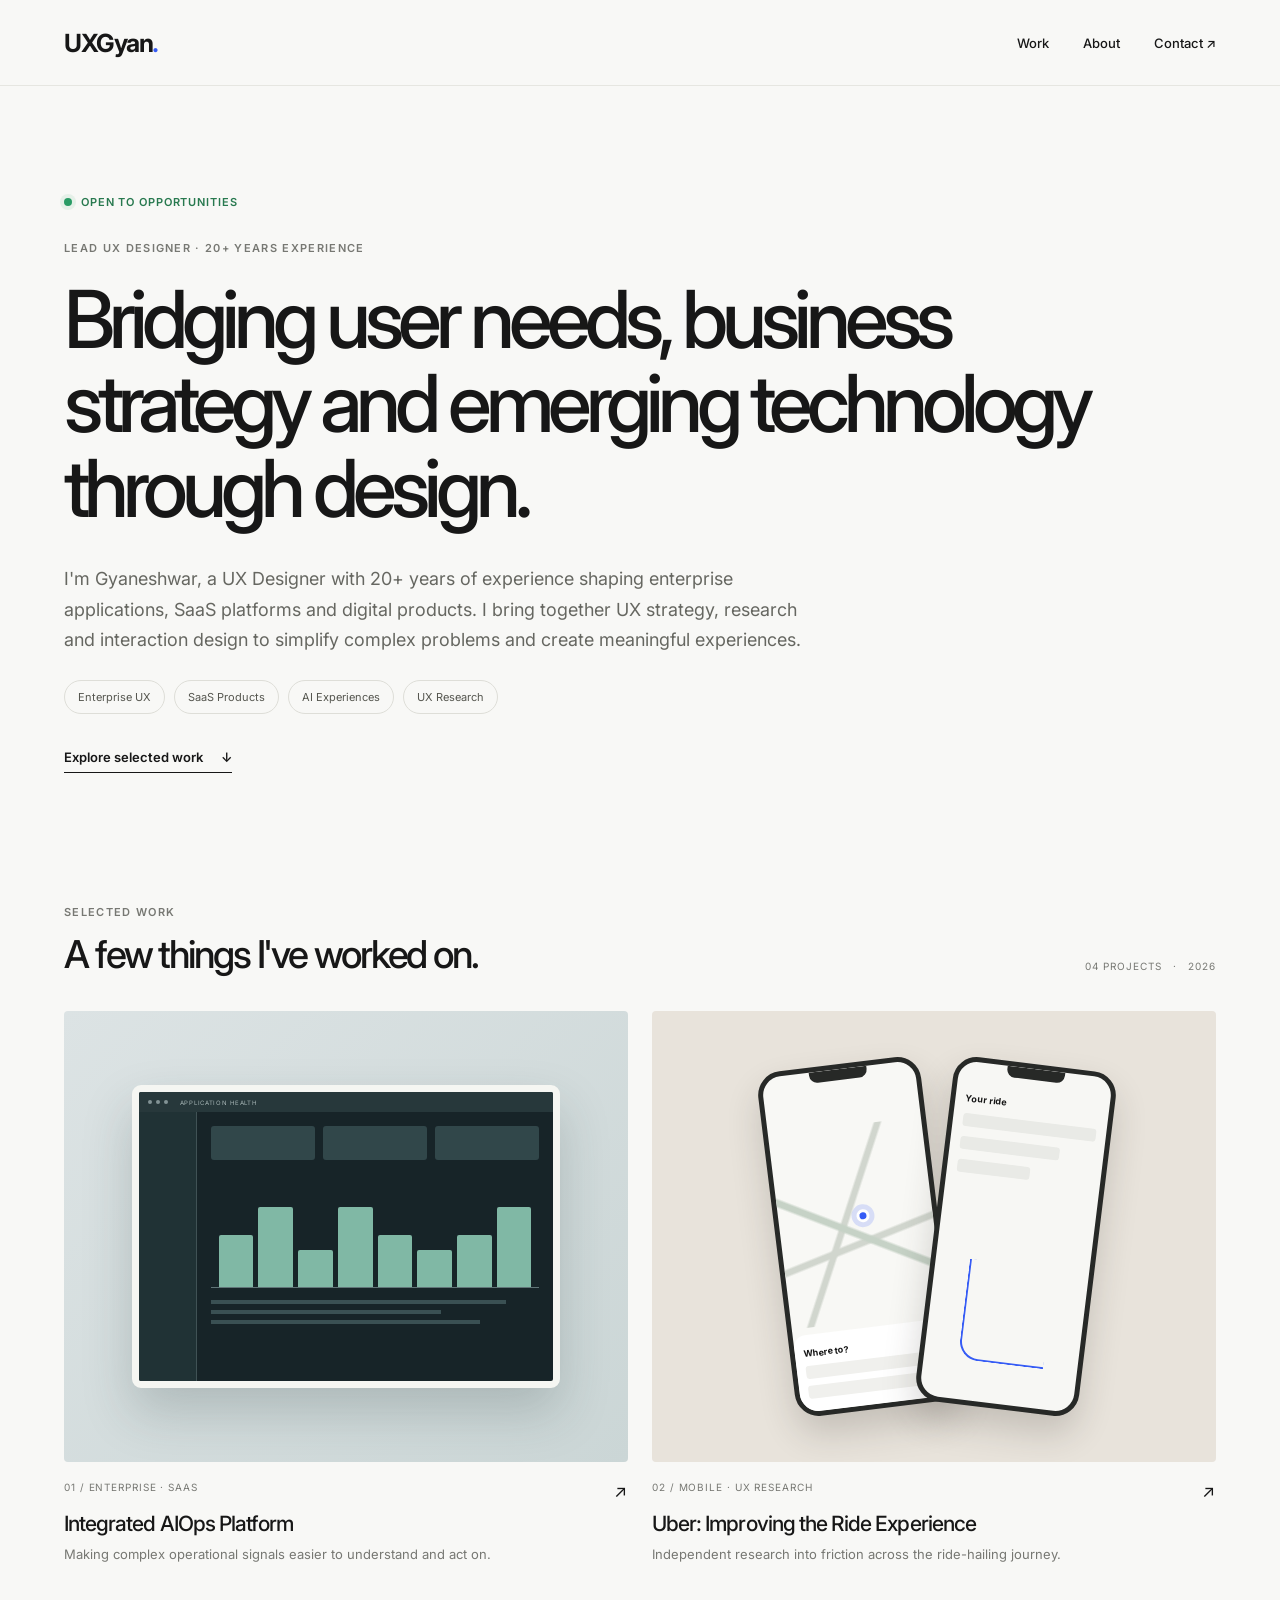
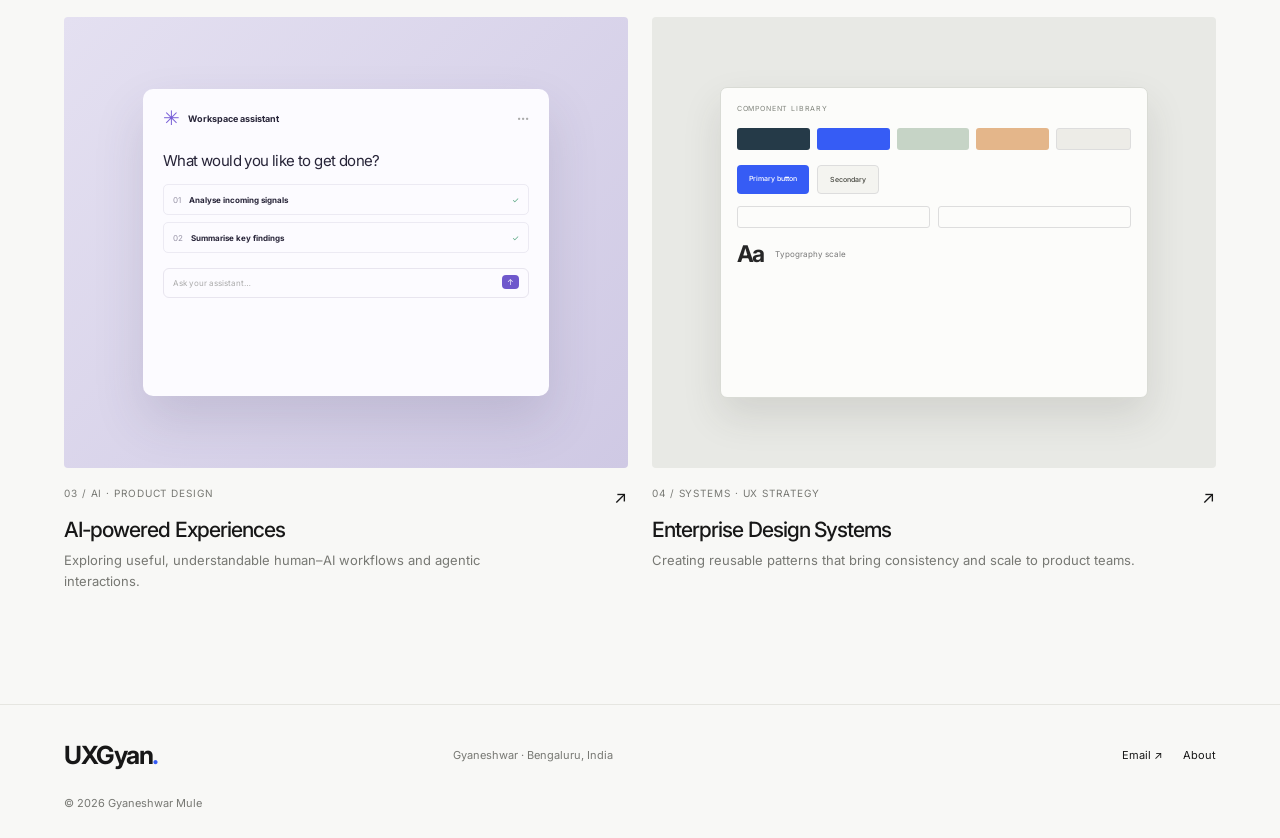
<file: index.html>
<!doctype html>
<html lang="en">
<head>
  <meta charset="utf-8"><meta name="viewport" content="width=device-width,initial-scale=1">
  <meta name="theme-color" content="#f8f8f6">
  <title>Gyaneshwar Mule — Lead UX Designer | UXGyan</title>
  <meta name="description" content="Gyaneshwar is a Lead UX Designer with 20+ years of experience connecting user needs, business strategy and emerging technology through design.">
  <meta name="author" content="Gyaneshwar Mule">
  <meta property="og:type" content="website"><meta property="og:title" content="Gyaneshwar Mule — Lead UX Designer">
  <meta property="og:description" content="Bridging user needs, business strategy and emerging technology through design.">
  <meta property="og:url" content="https://www.uxgyan.com/">
  <link rel="preconnect" href="https://fonts.googleapis.com"><link rel="preconnect" href="https://fonts.gstatic.com" crossorigin>
  <link href="https://fonts.googleapis.com/css2?family=Inter:wght@400;500;600;700&display=swap" rel="stylesheet">
  <link rel="stylesheet" href="styles.css">
</head>
<body>
<header class="site-header"><a class="brand" href="./" aria-label="UXGyan home">UXGyan<span>.</span></a><button class="menu-toggle" aria-expanded="false" aria-controls="primary-nav">Menu</button><nav id="primary-nav" class="nav"><a href="#work">Work</a><a href="about.html">About</a><a href="mailto:gyanart@gmail.com">Contact ↗</a></nav></header>
<main>
<section class="hero" aria-labelledby="hero-title">
  <div class="availability"><span class="availability-dot"></span> OPEN TO OPPORTUNITIES</div>
  <p class="eyebrow">LEAD UX DESIGNER · 20+ YEARS EXPERIENCE</p>
  <h1 id="hero-title">Bridging user needs, business strategy and emerging technology through design.</h1>
  <p class="intro">I'm Gyaneshwar, a UX Designer with 20+ years of experience shaping enterprise applications, SaaS platforms and digital products. I bring together UX strategy, research and interaction design to simplify complex problems and create meaningful experiences.</p>
  <div class="expertise" aria-label="Areas of expertise"><span>Enterprise UX</span><span>SaaS Products</span><span>AI Experiences</span><span>UX Research</span></div>
  <a class="text-link" href="#work">Explore selected work <span aria-hidden="true">↓</span></a>
</section>
<section id="work" class="work-section" aria-labelledby="work-title">
  <div class="section-heading"><div><p class="eyebrow">SELECTED WORK</p><h2 id="work-title">A few things I've worked on.</h2></div><p class="project-count">04 PROJECTS <span>·</span> 2026</p></div>
  <div class="project-grid">
    <a class="project-card" href="projects/aiops.html"><div class="project-art art-aiops" role="img" aria-label="Illustrative enterprise operations dashboard"><div class="mock-window"><div class="mock-top"><i></i><i></i><i></i><span>APPLICATION HEALTH</span></div><div class="mock-body"><div class="mock-side"></div><div class="mock-content"><div class="mock-kpis"><b></b><b></b><b></b></div><div class="mock-chart"><span></span><span></span><span></span><span></span><span></span><span></span><span></span><span></span></div><div class="mock-lines"><i></i><i></i><i></i></div></div></div></div></div><div class="card-meta"><span>01 / ENTERPRISE · SAAS</span><span class="card-arrow">↗</span></div><h3>Integrated AIOps Platform</h3><p>Making complex operational signals easier to understand and act on.</p></a>
    <a class="project-card" href="projects/uber.html"><div class="project-art art-uber" role="img" aria-label="Illustrative ride-hailing mobile experience"><div class="phone phone-one"><div class="phone-notch"></div><div class="map-lines"></div><div class="map-pin"></div><div class="phone-sheet"><b>Where to?</b><i></i><i></i></div></div><div class="phone phone-two"><div class="phone-notch"></div><div class="ride-card"><b>Your ride</b><span></span><span></span><span></span></div><div class="ride-route"></div></div></div><div class="card-meta"><span>02 / MOBILE · UX RESEARCH</span><span class="card-arrow">↗</span></div><h3>Uber: Improving the Ride Experience</h3><p>Independent research into friction across the ride-hailing journey.</p></a>
    <a class="project-card" href="projects/ai-experiences.html"><div class="project-art art-ai" role="img" aria-label="Illustrative AI assistant and workflow interface"><div class="ai-panel"><div class="ai-panel-head"><span class="spark">✳</span><b>Workspace assistant</b><small>•••</small></div><div class="ai-message">What would you like to get done?</div><div class="ai-task"><span>01</span><b>Analyse incoming signals</b><i>✓</i></div><div class="ai-task"><span>02</span><b>Summarise key findings</b><i>✓</i></div><div class="ai-input">Ask your assistant… <span>↑</span></div></div></div><div class="card-meta"><span>03 / AI · PRODUCT DESIGN</span><span class="card-arrow">↗</span></div><h3>AI-powered Experiences</h3><p>Exploring useful, understandable human–AI workflows and agentic interactions.</p></a>
    <a class="project-card" href="projects/design-systems.html"><div class="project-art art-system" role="img" aria-label="Illustrative design system component library"><div class="system-board"><div class="system-label">COMPONENT LIBRARY</div><div class="system-colors"><i></i><i></i><i></i><i></i><i></i></div><div class="system-buttons"><b>Primary button</b><b>Secondary</b></div><div class="system-fields"><i></i><i></i></div><div class="system-type"><strong>Aa</strong><span>Typography scale</span></div></div></div><div class="card-meta"><span>04 / SYSTEMS · UX STRATEGY</span><span class="card-arrow">↗</span></div><h3>Enterprise Design Systems</h3><p>Creating reusable patterns that bring consistency and scale to product teams.</p></a>
  </div>
</section>
</main>
<footer class="site-footer"><a class="brand" href="./">UXGyan<span>.</span></a><p>Gyaneshwar · Bengaluru, India</p><div><a href="mailto:gyanart@gmail.com">Email ↗</a><a href="about.html">About</a></div><small>© <span id="year"></span> Gyaneshwar Mule</small></footer>
<script src="script.js"></script>
</body></html>
</file>
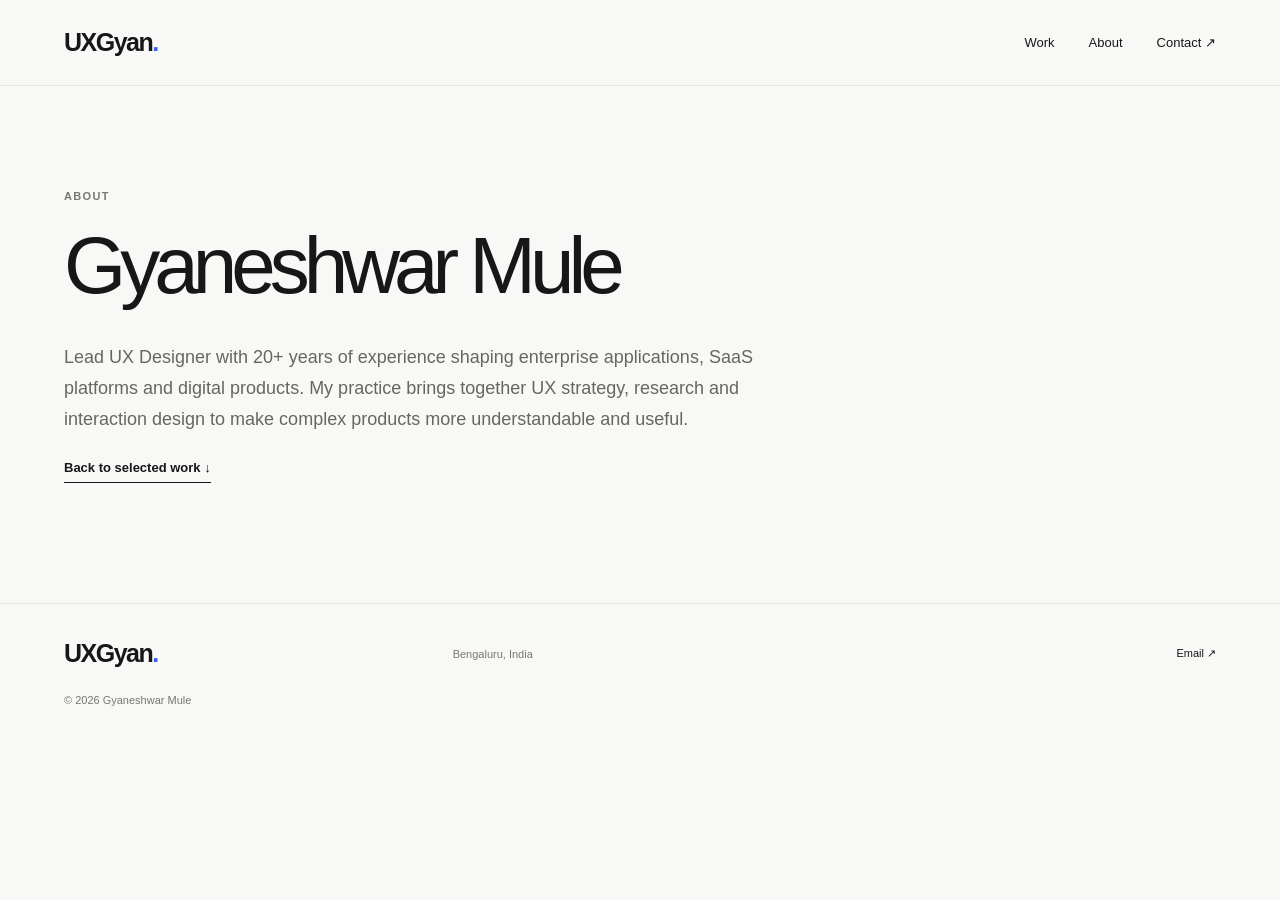
<file: about.html>
<!doctype html><html lang="en"><head><meta charset="utf-8"><meta name="viewport" content="width=device-width,initial-scale=1"><title>About Gyaneshwar | UXGyan</title><link rel="stylesheet" href="styles.css"></head><body><header class="site-header"><a class="brand" href="./">UXGyan<span>.</span></a><nav class="nav"><a href="./#work">Work</a><a href="about.html">About</a><a href="mailto:gyanart@gmail.com">Contact ↗</a></nav></header><main class="hero"><p class="eyebrow">ABOUT</p><h1>Gyaneshwar Mule</h1><p class="intro">Lead UX Designer with 20+ years of experience shaping enterprise applications, SaaS platforms and digital products. My practice brings together UX strategy, research and interaction design to make complex products more understandable and useful.</p><p><a class="text-link" href="./#work">Back to selected work ↓</a></p></main><footer class="site-footer"><a class="brand" href="./">UXGyan<span>.</span></a><p>Bengaluru, India</p><div><a href="mailto:gyanart@gmail.com">Email ↗</a></div><small>© 2026 Gyaneshwar Mule</small></footer></body></html>
</file>
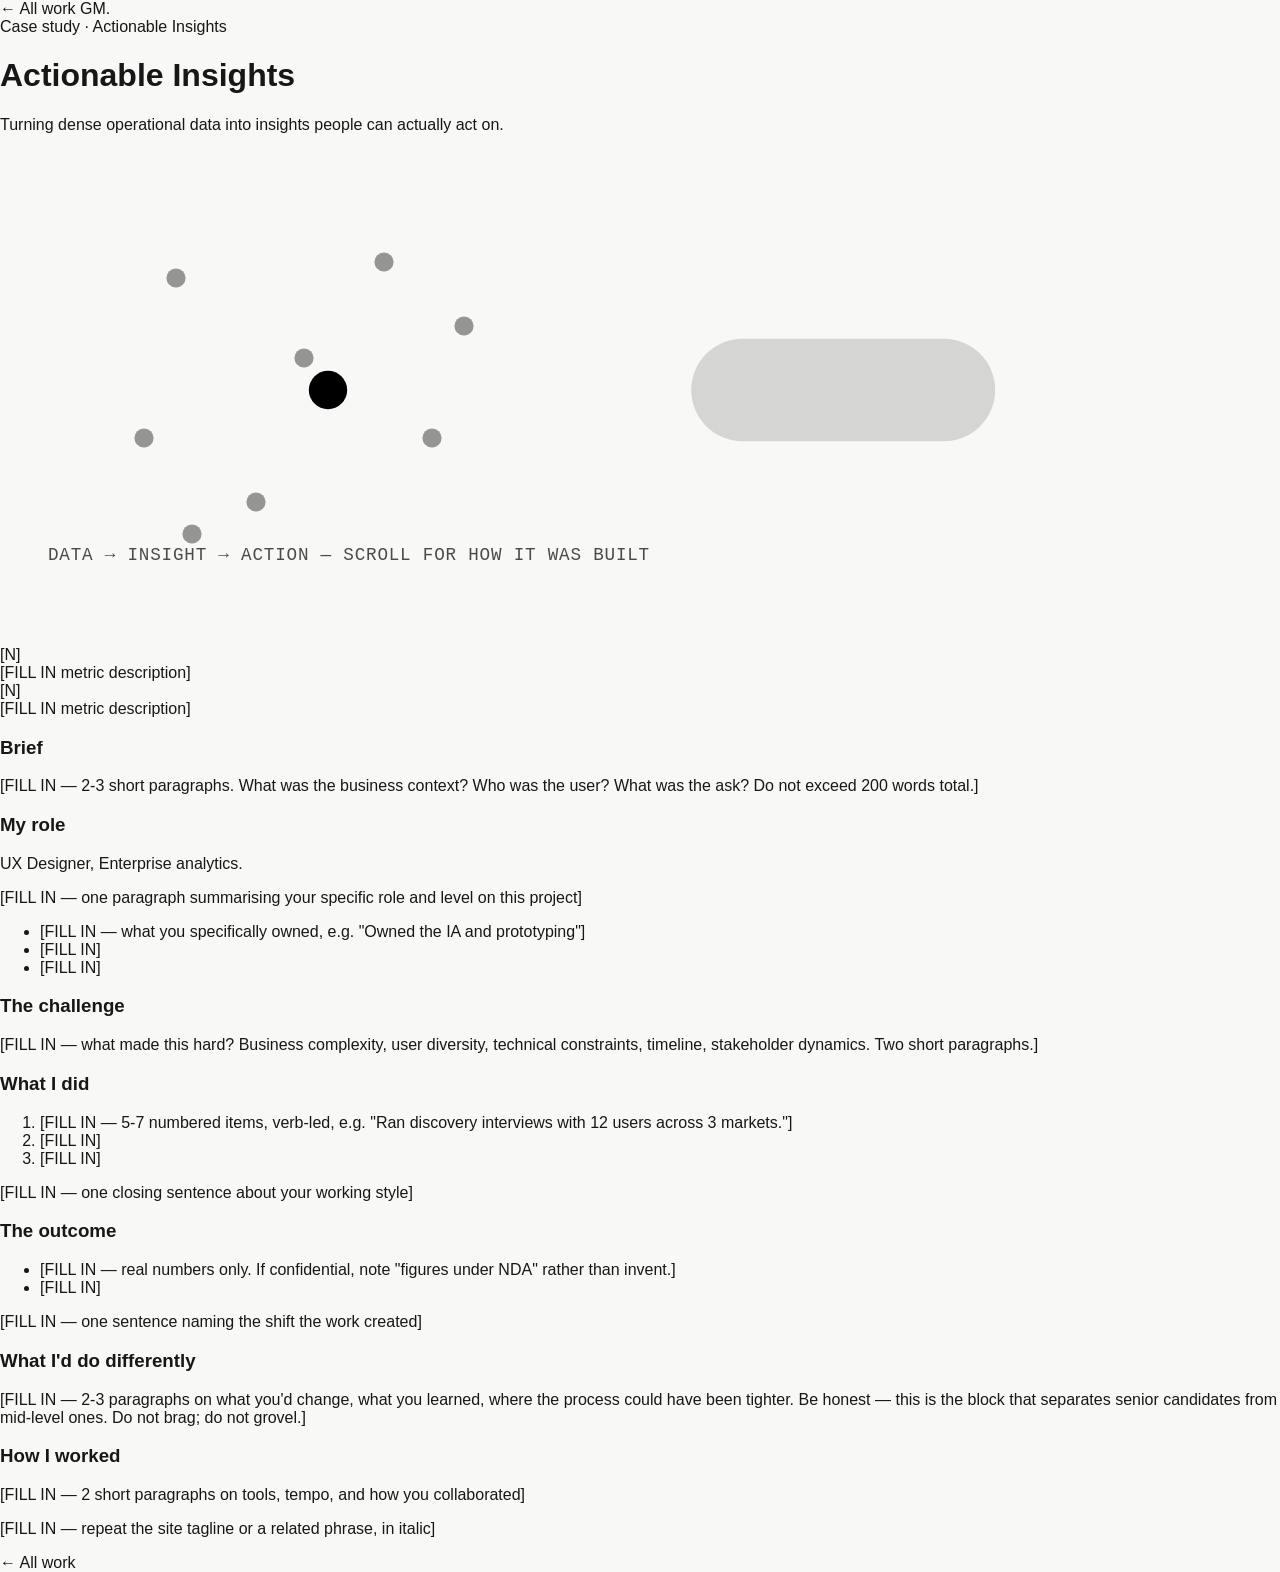
<file: work/actionable-insights.html>
<!DOCTYPE html>
<html lang="en">
<head>
<meta charset="UTF-8">
<meta name="viewport" content="width=device-width, initial-scale=1.0">
<title>Actionable Insights | UX Case Study · Gyaneshwar Mule</title>
<meta name="description" content="Turning dense operational data into insights people can actually act on.">
<meta name="author" content="Gyaneshwar Mule">
<meta name="robots" content="index, follow">
<link rel="canonical" href="https://www.uxgyan.com/work/actionable-insights.html">

<!-- Open Graph -->
<meta property="og:type" content="article">
<meta property="og:site_name" content="UX Gyan">
<meta property="og:title" content="Actionable Insights | UX Case Study · Gyaneshwar Mule">
<meta property="og:description" content="Turning dense operational data into insights people can actually act on.">
<meta property="og:url" content="https://www.uxgyan.com/work/actionable-insights.html">
<meta property="og:image" content="https://www.uxgyan.com/assets/seo/og-default.png">
<meta property="og:image:width" content="1200">
<meta property="og:image:height" content="630">
<meta property="og:locale" content="en_IN">

<!-- Twitter -->
<meta name="twitter:card" content="summary_large_image">
<meta name="twitter:title" content="Actionable Insights | UX Case Study · Gyaneshwar Mule">
<meta name="twitter:description" content="Turning dense operational data into insights people can actually act on.">
<meta name="twitter:image" content="https://www.uxgyan.com/assets/seo/og-default.png">

<link rel="icon" href="/assets/seo/favicon.ico" sizes="any">
<link rel="icon" type="image/png" sizes="32x32" href="/assets/seo/favicon-32.png">
<link rel="icon" type="image/png" sizes="192x192" href="/assets/seo/favicon-192.png">
<link rel="apple-touch-icon" href="/assets/seo/apple-touch-icon.png">

<link rel="preconnect" href="https://fonts.googleapis.com">
<link rel="preconnect" href="https://fonts.gstatic.com" crossorigin>
<link href="https://fonts.googleapis.com/css2?family=Fraunces:ital,opsz,wght@0,9..144,300..600;1,9..144,300..600&family=Instrument+Sans:wght@400;500&family=JetBrains+Mono:wght@400;500&display=swap" rel="stylesheet">
<link rel="stylesheet" href="../styles.css">

<script type="application/ld+json">
{
  "@context": "https://schema.org",
  "@type": "CreativeWork",
  "name": "Actionable Insights",
  "headline": "Actionable Insights",
  "description": "Turning dense operational data into insights people can actually act on.",
  "url": "https://www.uxgyan.com/work/actionable-insights.html",
  "image": "https://www.uxgyan.com/assets/seo/og-default.png",
  "author": {
    "@type": "Person",
    "name": "Gyaneshwar Mule",
    "url": "https://www.uxgyan.com/"
  }
}
</script>
<script type="application/ld+json">
{
  "@context": "https://schema.org",
  "@type": "BreadcrumbList",
  "itemListElement": [
    { "@type": "ListItem", "position": 1, "name": "Home", "item": "https://www.uxgyan.com/" },
    { "@type": "ListItem", "position": 2, "name": "Work", "item": "https://www.uxgyan.com/#work" },
    { "@type": "ListItem", "position": 3, "name": "Actionable Insights", "item": "https://www.uxgyan.com/work/actionable-insights.html" }
  ]
}
</script>
</head>
<body>

<nav class="site-nav scrolled">
  <div class="wrap">
    <a class="case-back" href="../index.html#work">← All work</a>
    <a href="../index.html" class="monogram">GM<span class="dot">.</span></a>
  </div>
</nav>

<header class="wrap case-hero">
  <div class="case-label label">Case study · Actionable Insights</div>
  <h1 class="case-h1">Actionable Insights</h1>
  <p class="case-deck">Turning dense operational data into insights people can actually act on.</p>

  <div class="case-hero-visual" style="margin-bottom: 48px; border-radius: 4px; overflow: hidden; border: 1px solid var(--stone);">
    <svg viewBox="0 0 800 280" xmlns="http://www.w3.org/2000/svg" role="img" aria-label="Abstract diagram of scattered data points with one highlighted inside a spotlight, pointing to an action" style="width:100%; display:block; background:var(--stone);">
      <g fill="var(--fog)" fill-opacity="0.4">
        <circle cx="110" cy="80" r="6"/>
        <circle cx="190" cy="130" r="6"/>
        <circle cx="90" cy="180" r="6"/>
        <circle cx="240" cy="70" r="6"/>
        <circle cx="160" cy="220" r="6"/>
        <circle cx="270" cy="180" r="6"/>
        <circle cx="120" cy="240" r="6"/>
        <circle cx="290" cy="110" r="6"/>
      </g>
      <circle cx="205" cy="150" r="52" fill="none" stroke="var(--clay)" stroke-width="2"/>
      <circle cx="205" cy="150" r="12" fill="var(--clay)"/>
      <line x1="243" y1="188" x2="270" y2="215" stroke="var(--clay)" stroke-width="2.4"/>
      <line x1="292" y1="150" x2="420" y2="150" stroke="var(--clay)" stroke-opacity="0.6" stroke-dasharray="4 4"/>
      <rect x="432" y="118" width="190" height="64" rx="32" fill="var(--clay)" fill-opacity="0.14" stroke="var(--clay)" stroke-width="1.8"/>
      <path d="M462,150 l12,12 l24,-28" fill="none" stroke="var(--clay)" stroke-width="3" stroke-linecap="round" stroke-linejoin="round"/>
      <text x="30" y="256" font-family="monospace" font-size="11" letter-spacing="0.5" fill="var(--fog)" fill-opacity="0.7">DATA → INSIGHT → ACTION — SCROLL FOR HOW IT WAS BUILT</text>
    </svg>
  </div>

  <!-- Metric strip: only include if you have REAL metrics. Delete this block entirely if not. -->
  <div class="metric-strip">
    <div class="metric-block">
      <div class="metric-number">[N]</div>
      <div class="metric-label">[FILL IN metric description]</div>
    </div>
    <div class="metric-block">
      <div class="metric-number">[N]</div>
      <div class="metric-label">[FILL IN metric description]</div>
    </div>
  </div>
</header>

<section class="wrap case-block">
  <h3>Brief</h3>
  <p>[FILL IN — 2-3 short paragraphs. What was the business context? Who was the user? What was the ask? Do not exceed 200 words total.]</p>
</section>

<section class="wrap case-block">
  <h3>My role</h3>
  <p class="case-block-title">UX Designer, Enterprise analytics.</p>
  <p>[FILL IN — one paragraph summarising your specific role and level on this project]</p>
  <ul>
    <li>[FILL IN — what you specifically owned, e.g. "Owned the IA and prototyping"]</li>
    <li>[FILL IN]</li>
    <li>[FILL IN]</li>
  </ul>
</section>

<section class="wrap case-block">
  <h3>The challenge</h3>
  <p>[FILL IN — what made this hard? Business complexity, user diversity, technical constraints, timeline, stakeholder dynamics. Two short paragraphs.]</p>
</section>

<section class="wrap case-block">
  <h3>What I did</h3>
  <ol>
    <li>[FILL IN — 5-7 numbered items, verb-led, e.g. "Ran discovery interviews with 12 users across 3 markets."]</li>
    <li>[FILL IN]</li>
    <li>[FILL IN]</li>
  </ol>
  <p class="fog">[FILL IN — one closing sentence about your working style]</p>
</section>

<section class="wrap case-block">
  <h3>The outcome</h3>
  <ul>
    <li>[FILL IN — real numbers only. If confidential, note "figures under NDA" rather than invent.]</li>
    <li>[FILL IN]</li>
  </ul>
  <p>[FILL IN — one sentence naming the shift the work created]</p>
</section>

<section class="wrap case-block">
  <h3>What I'd do differently</h3>
  <p>[FILL IN — 2-3 paragraphs on what you'd change, what you learned, where the process could have been tighter. Be honest — this is the block that separates senior candidates from mid-level ones. Do not brag; do not grovel.]</p>
</section>

<section class="wrap case-block">
  <h3>How I worked</h3>
  <p>[FILL IN — 2 short paragraphs on tools, tempo, and how you collaborated]</p>
</section>

<div class="wrap case-foot">
  <p class="case-foot-line">[FILL IN — repeat the site tagline or a related phrase, in italic]</p>
  <a class="case-back" href="../index.html#work">← All work</a>
</div>

</body>
</html>
</file>
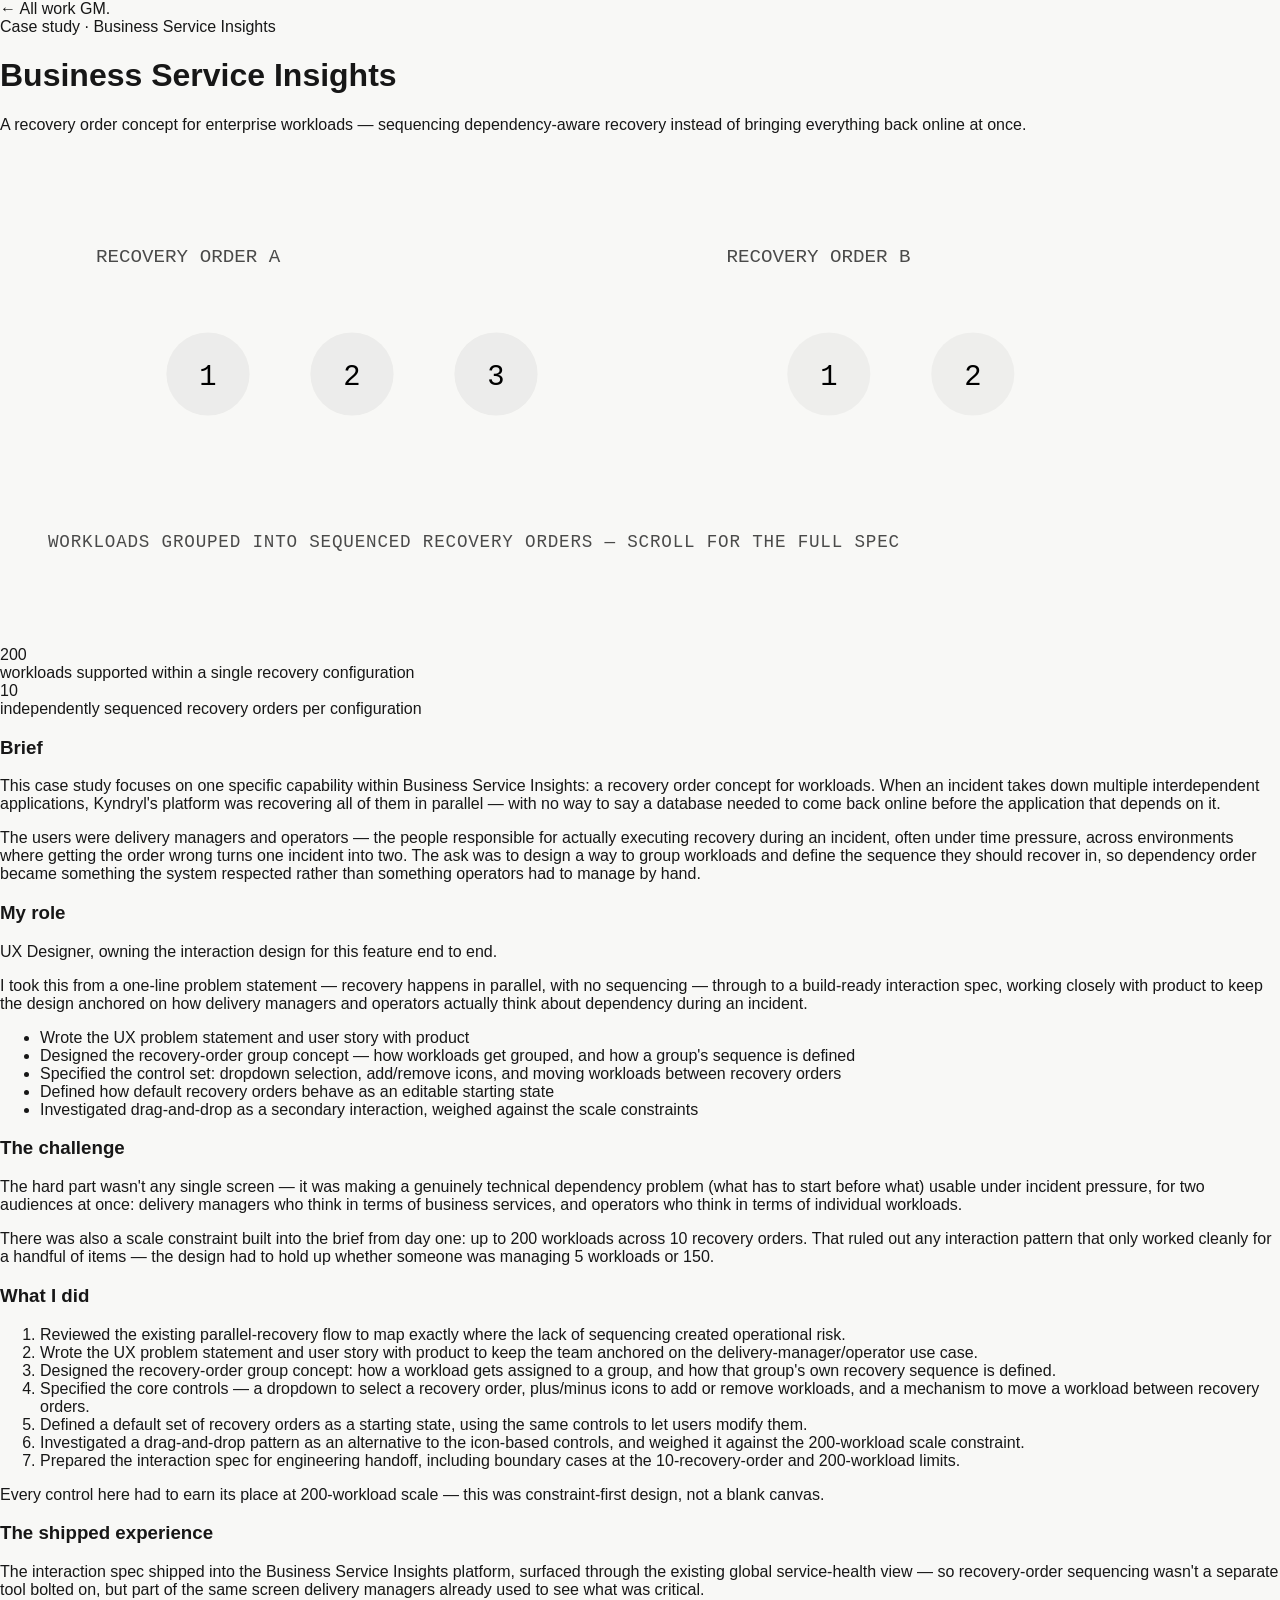
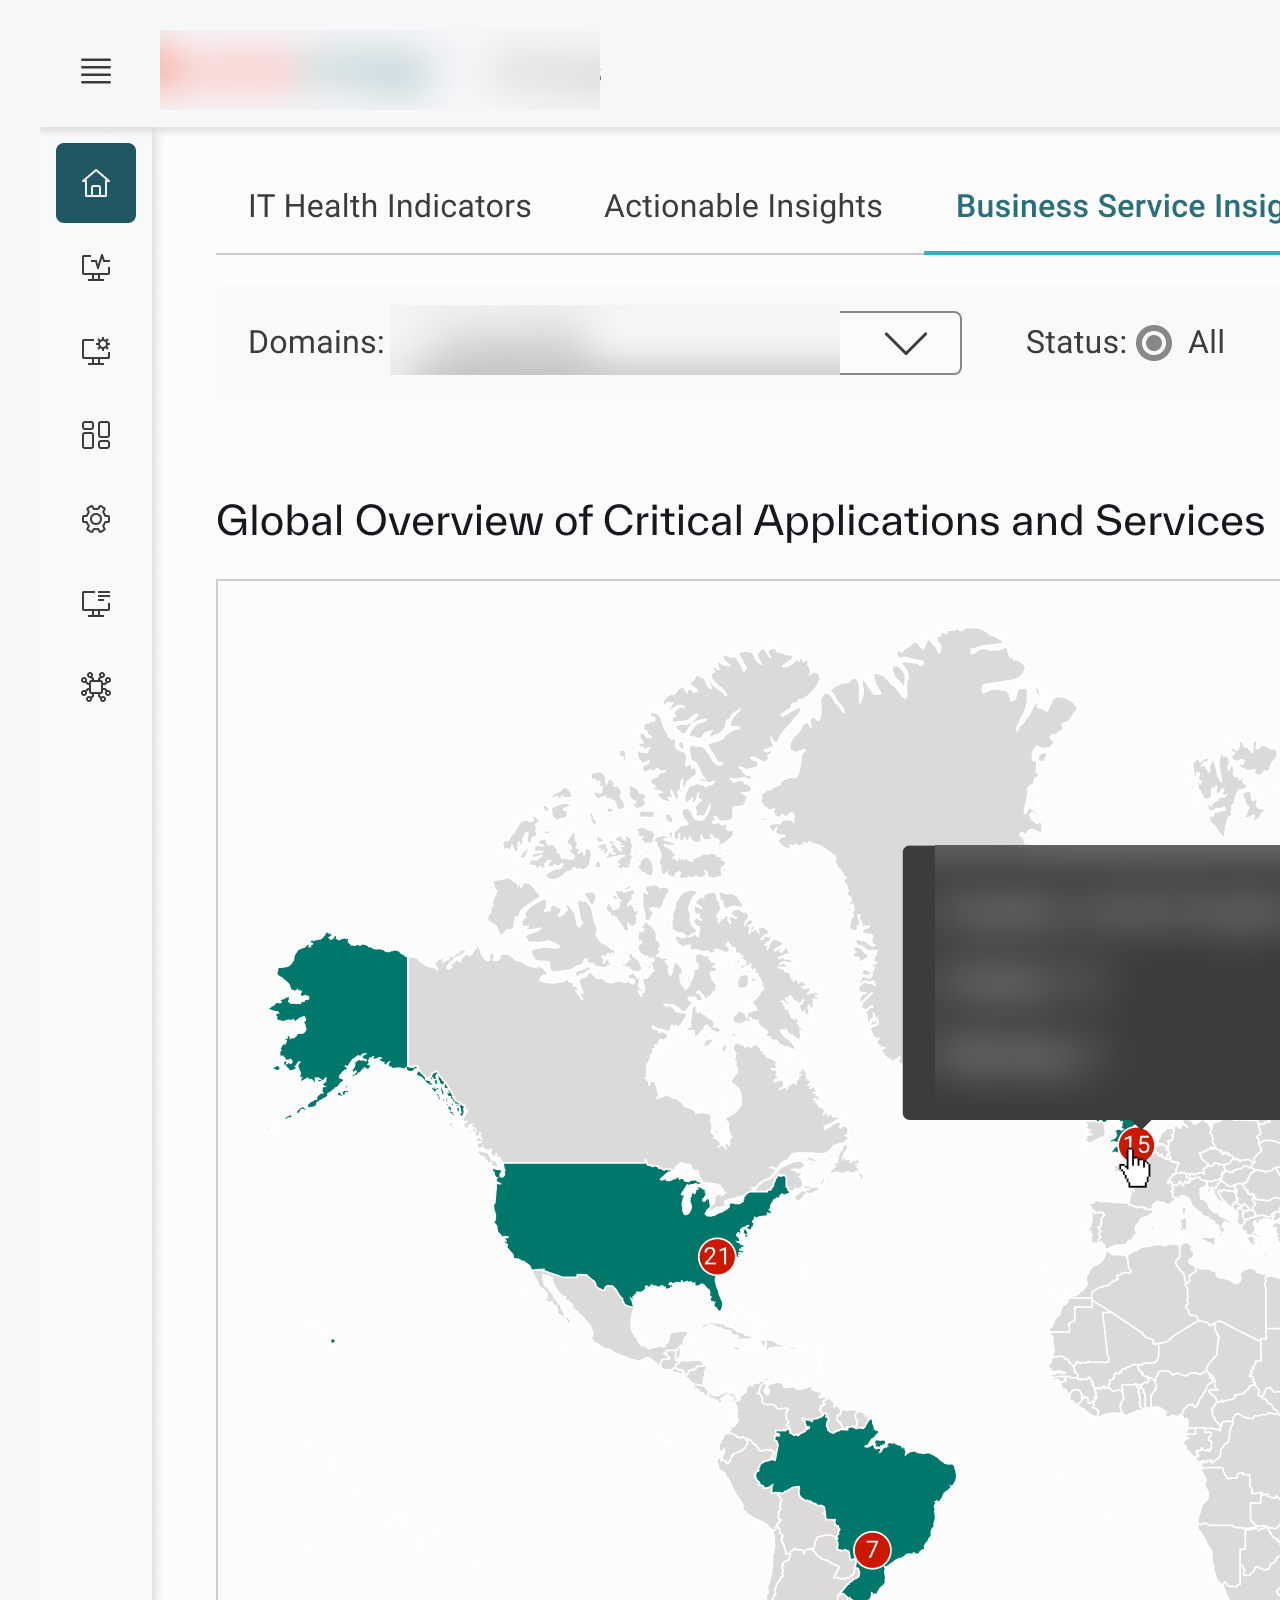
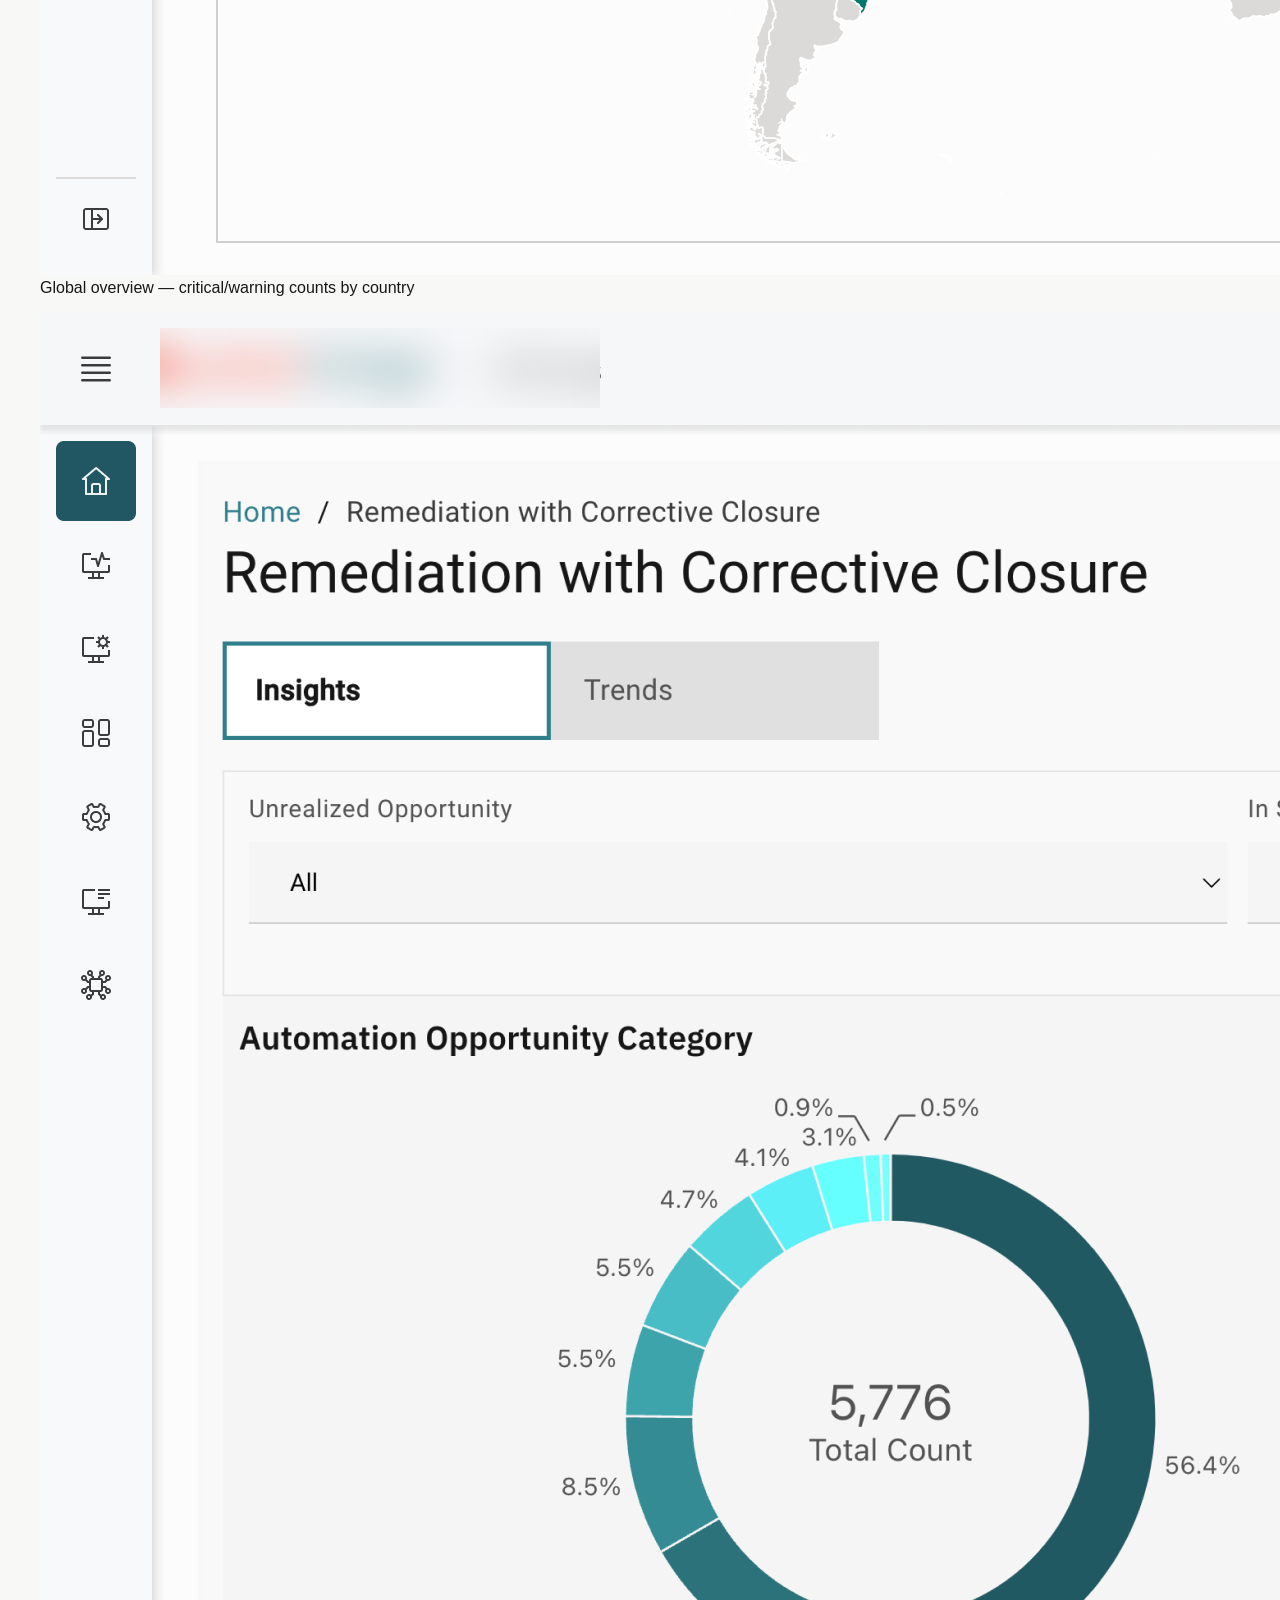
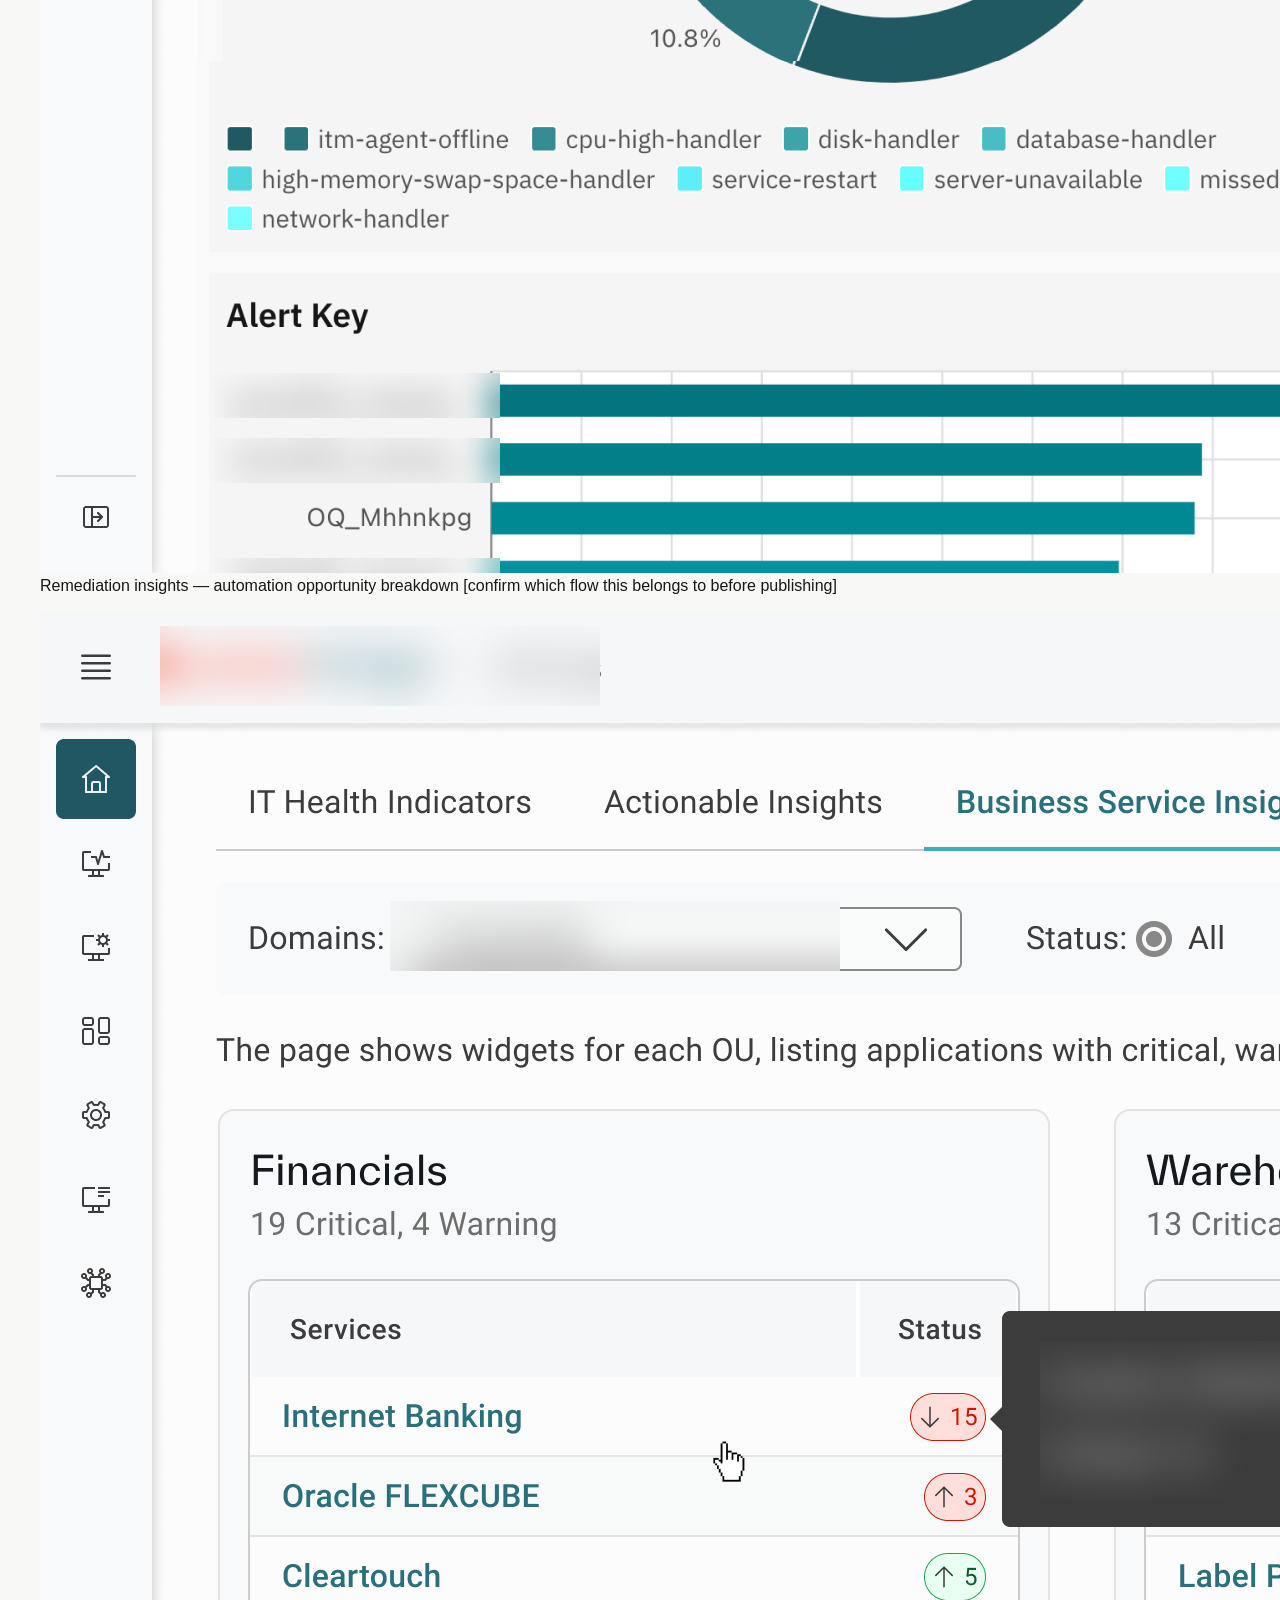
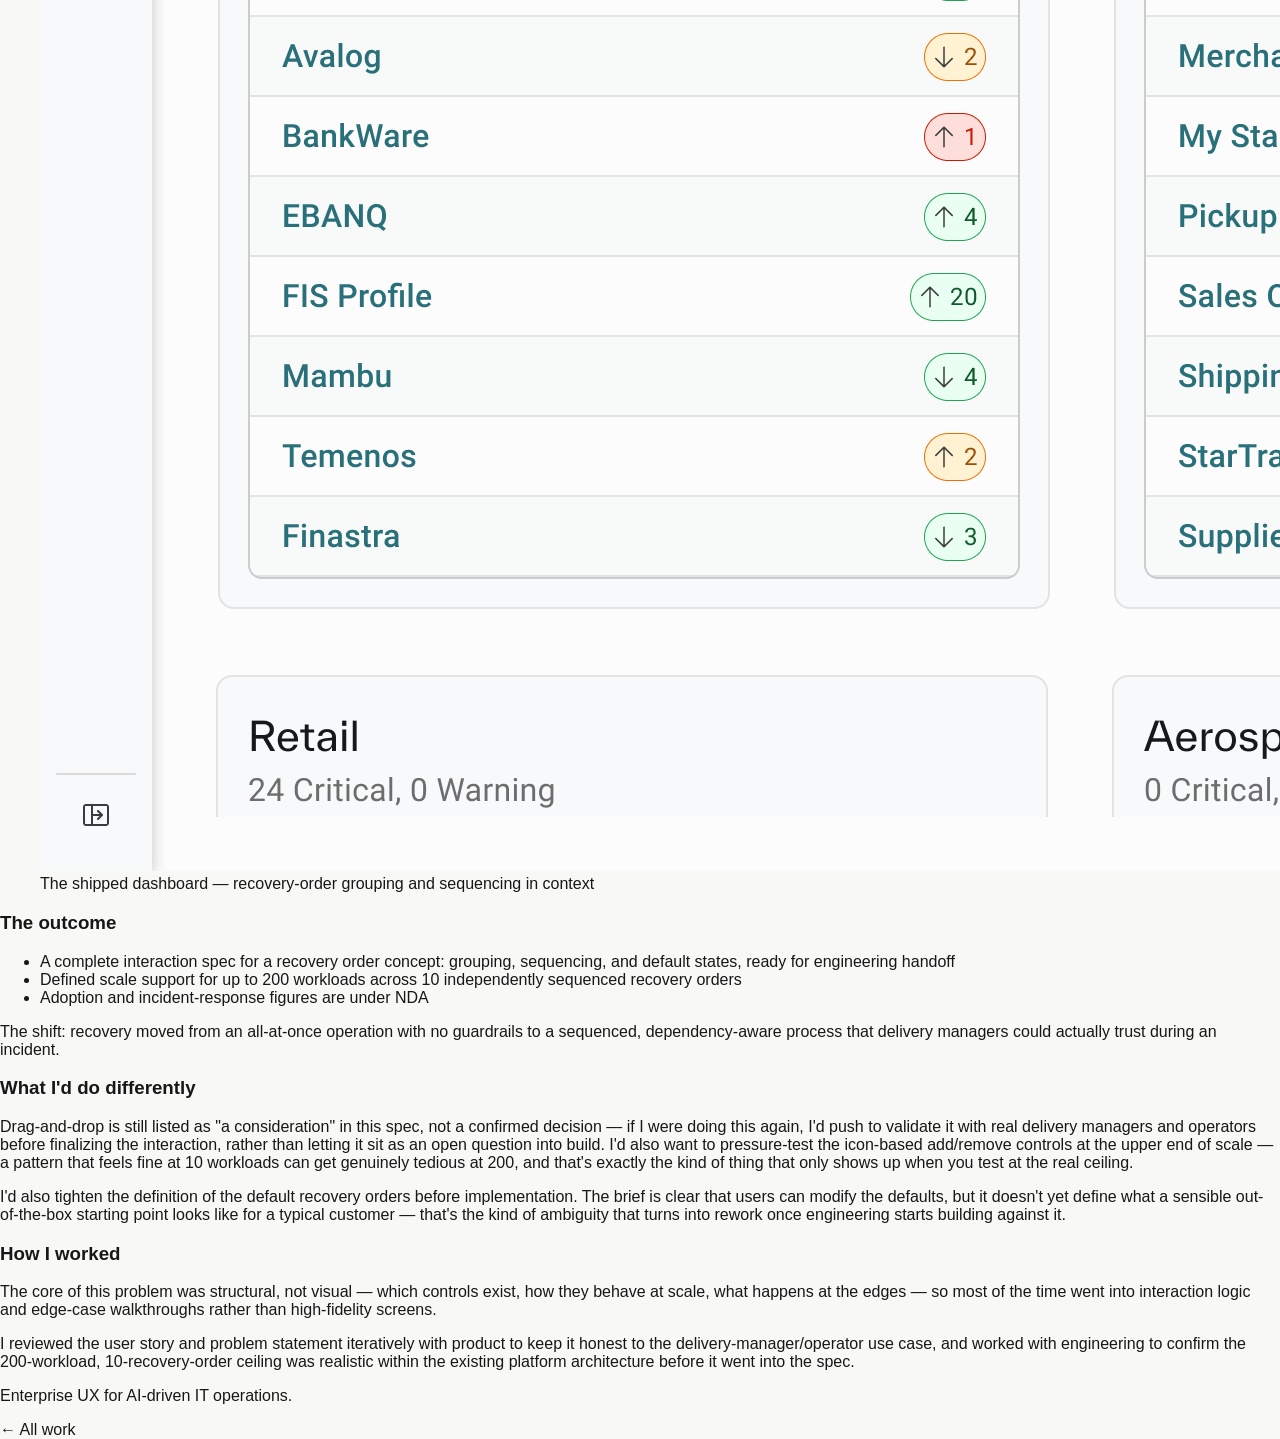
<file: work/business-service-insights.html>
<!DOCTYPE html>
<html lang="en">
<head>
<meta charset="UTF-8">
<meta name="viewport" content="width=device-width, initial-scale=1.0">
<title>Business Service Insights | UX Case Study · Gyaneshwar Mule</title>
<meta name="description" content="A recovery order concept for enterprise workloads — sequencing dependency-aware recovery instead of bringing everything back online at once.">
<meta name="author" content="Gyaneshwar Mule">
<meta name="robots" content="index, follow">
<link rel="canonical" href="https://www.uxgyan.com/work/business-service-insights.html">

<!-- Open Graph -->
<meta property="og:type" content="article">
<meta property="og:site_name" content="UX Gyan">
<meta property="og:title" content="Business Service Insights | UX Case Study · Gyaneshwar Mule">
<meta property="og:description" content="A recovery order concept for enterprise workloads — sequencing dependency-aware recovery instead of bringing everything back online at once.">
<meta property="og:url" content="https://www.uxgyan.com/work/business-service-insights.html">
<meta property="og:image" content="https://www.uxgyan.com/assets/seo/og-default.png">
<meta property="og:image:width" content="1200">
<meta property="og:image:height" content="630">
<meta property="og:locale" content="en_IN">

<!-- Twitter -->
<meta name="twitter:card" content="summary_large_image">
<meta name="twitter:title" content="Business Service Insights | UX Case Study · Gyaneshwar Mule">
<meta name="twitter:description" content="A recovery order concept for enterprise workloads — sequencing dependency-aware recovery instead of bringing everything back online at once.">
<meta name="twitter:image" content="https://www.uxgyan.com/assets/seo/og-default.png">

<link rel="icon" href="/assets/seo/favicon.ico" sizes="any">
<link rel="icon" type="image/png" sizes="32x32" href="/assets/seo/favicon-32.png">
<link rel="icon" type="image/png" sizes="192x192" href="/assets/seo/favicon-192.png">
<link rel="apple-touch-icon" href="/assets/seo/apple-touch-icon.png">

<link rel="preconnect" href="https://fonts.googleapis.com">
<link rel="preconnect" href="https://fonts.gstatic.com" crossorigin>
<link href="https://fonts.googleapis.com/css2?family=Fraunces:ital,opsz,wght@0,9..144,300..600;1,9..144,300..600&family=Instrument+Sans:wght@400;500&family=JetBrains+Mono:wght@400;500&display=swap" rel="stylesheet">
<link rel="stylesheet" href="../styles.css">

<script type="application/ld+json">
{
  "@context": "https://schema.org",
  "@type": "CreativeWork",
  "name": "Business Service Insights",
  "headline": "Business Service Insights",
  "description": "A recovery order concept for enterprise workloads — sequencing dependency-aware recovery instead of bringing everything back online at once.",
  "url": "https://www.uxgyan.com/work/business-service-insights.html",
  "image": "https://www.uxgyan.com/assets/seo/og-default.png",
  "author": {
    "@type": "Person",
    "name": "Gyaneshwar Mule",
    "url": "https://www.uxgyan.com/"
  }
}
</script>
<script type="application/ld+json">
{
  "@context": "https://schema.org",
  "@type": "BreadcrumbList",
  "itemListElement": [
    { "@type": "ListItem", "position": 1, "name": "Home", "item": "https://www.uxgyan.com/" },
    { "@type": "ListItem", "position": 2, "name": "Work", "item": "https://www.uxgyan.com/#work" },
    { "@type": "ListItem", "position": 3, "name": "Business Service Insights", "item": "https://www.uxgyan.com/work/business-service-insights.html" }
  ]
}
</script>
</head>
<body>

<nav class="site-nav scrolled">
  <div class="wrap">
    <a class="case-back" href="../index.html#work">← All work</a>
    <a href="../index.html" class="monogram">GM<span class="dot">.</span></a>
  </div>
</nav>

<header class="wrap case-hero">
  <div class="case-label label">Case study · Business Service Insights</div>
  <h1 class="case-h1">Business Service Insights</h1>
  <p class="case-deck">A recovery order concept for enterprise workloads — sequencing dependency-aware recovery instead of bringing everything back online at once.</p>

  <div class="case-hero-visual" style="margin-bottom: 48px; border-radius: 4px; overflow: hidden; border: 1px solid var(--stone);">
    <svg viewBox="0 0 800 280" xmlns="http://www.w3.org/2000/svg" role="img" aria-label="Abstract diagram of workloads grouped and sequenced into numbered recovery orders" style="width:100%; display:block; background:var(--stone);">
      <rect x="60" y="80" width="300" height="120" rx="12" fill="none" stroke="var(--sage)" stroke-opacity="0.6" stroke-dasharray="5 5"/>
      <circle cx="130" cy="140" r="26" fill="var(--ink)" fill-opacity="0.05" stroke="var(--sage)" stroke-width="1.6"/>
      <text x="130" y="147" text-anchor="middle" font-family="monospace" font-size="18" fill="var(--sage)">1</text>
      <circle cx="220" cy="140" r="26" fill="var(--ink)" fill-opacity="0.05" stroke="var(--sage)" stroke-width="1.6"/>
      <text x="220" y="147" text-anchor="middle" font-family="monospace" font-size="18" fill="var(--sage)">2</text>
      <circle cx="310" cy="140" r="26" fill="var(--ink)" fill-opacity="0.05" stroke="var(--sage)" stroke-width="1.6"/>
      <text x="310" y="147" text-anchor="middle" font-family="monospace" font-size="18" fill="var(--sage)">3</text>
      <line x1="156" y1="140" x2="194" y2="140" stroke="var(--sage)" stroke-opacity="0.7"/>
      <line x1="246" y1="140" x2="284" y2="140" stroke="var(--sage)" stroke-opacity="0.7"/>
      <line x1="392" y1="140" x2="448" y2="140" stroke="var(--fog)" stroke-opacity="0.45"/>
      <rect x="454" y="80" width="264" height="120" rx="12" fill="none" stroke="var(--fog)" stroke-opacity="0.4" stroke-dasharray="5 5"/>
      <circle cx="518" cy="140" r="26" fill="var(--ink)" fill-opacity="0.04" stroke="var(--fog)" stroke-opacity="0.5" stroke-width="1.6"/>
      <text x="518" y="147" text-anchor="middle" font-family="monospace" font-size="18" fill="var(--fog)">1</text>
      <circle cx="608" cy="140" r="26" fill="var(--ink)" fill-opacity="0.04" stroke="var(--fog)" stroke-opacity="0.5" stroke-width="1.6"/>
      <text x="608" y="147" text-anchor="middle" font-family="monospace" font-size="18" fill="var(--fog)">2</text>
      <line x1="544" y1="140" x2="582" y2="140" stroke="var(--fog)" stroke-opacity="0.5"/>
      <text x="60" y="70" font-family="monospace" font-size="12" fill="var(--fog)" fill-opacity="0.7">RECOVERY ORDER A</text>
      <text x="454" y="70" font-family="monospace" font-size="12" fill="var(--fog)" fill-opacity="0.7">RECOVERY ORDER B</text>
      <text x="30" y="248" font-family="monospace" font-size="11" letter-spacing="0.5" fill="var(--fog)" fill-opacity="0.7">WORKLOADS GROUPED INTO SEQUENCED RECOVERY ORDERS — SCROLL FOR THE FULL SPEC</text>
    </svg>
  </div>

  <div class="metric-strip">
    <div class="metric-block">
      <div class="metric-number">200</div>
      <div class="metric-label">workloads supported within a single recovery configuration</div>
    </div>
    <div class="metric-block">
      <div class="metric-number">10</div>
      <div class="metric-label">independently sequenced recovery orders per configuration</div>
    </div>
  </div>
</header>

<section class="wrap case-block">
  <h3>Brief</h3>
  <p>This case study focuses on one specific capability within Business Service Insights: a recovery order concept for workloads. When an incident takes down multiple interdependent applications, Kyndryl's platform was recovering all of them in parallel — with no way to say a database needed to come back online before the application that depends on it.</p>
  <p>The users were delivery managers and operators — the people responsible for actually executing recovery during an incident, often under time pressure, across environments where getting the order wrong turns one incident into two. The ask was to design a way to group workloads and define the sequence they should recover in, so dependency order became something the system respected rather than something operators had to manage by hand.</p>
</section>

<section class="wrap case-block">
  <h3>My role</h3>
  <p class="case-block-title">UX Designer, owning the interaction design for this feature end to end.</p>
  <p>I took this from a one-line problem statement — recovery happens in parallel, with no sequencing — through to a build-ready interaction spec, working closely with product to keep the design anchored on how delivery managers and operators actually think about dependency during an incident.</p>
  <ul>
    <li>Wrote the UX problem statement and user story with product</li>
    <li>Designed the recovery-order group concept — how workloads get grouped, and how a group's sequence is defined</li>
    <li>Specified the control set: dropdown selection, add/remove icons, and moving workloads between recovery orders</li>
    <li>Defined how default recovery orders behave as an editable starting state</li>
    <li>Investigated drag-and-drop as a secondary interaction, weighed against the scale constraints</li>
  </ul>
</section>

<section class="wrap case-block">
  <h3>The challenge</h3>
  <p>The hard part wasn't any single screen — it was making a genuinely technical dependency problem (what has to start before what) usable under incident pressure, for two audiences at once: delivery managers who think in terms of business services, and operators who think in terms of individual workloads.</p>
  <p>There was also a scale constraint built into the brief from day one: up to 200 workloads across 10 recovery orders. That ruled out any interaction pattern that only worked cleanly for a handful of items — the design had to hold up whether someone was managing 5 workloads or 150.</p>
</section>

<section class="wrap case-block">
  <h3>What I did</h3>
  <ol>
    <li>Reviewed the existing parallel-recovery flow to map exactly where the lack of sequencing created operational risk.</li>
    <li>Wrote the UX problem statement and user story with product to keep the team anchored on the delivery-manager/operator use case.</li>
    <li>Designed the recovery-order group concept: how a workload gets assigned to a group, and how that group's own recovery sequence is defined.</li>
    <li>Specified the core controls — a dropdown to select a recovery order, plus/minus icons to add or remove workloads, and a mechanism to move a workload between recovery orders.</li>
    <li>Defined a default set of recovery orders as a starting state, using the same controls to let users modify them.</li>
    <li>Investigated a drag-and-drop pattern as an alternative to the icon-based controls, and weighed it against the 200-workload scale constraint.</li>
    <li>Prepared the interaction spec for engineering handoff, including boundary cases at the 10-recovery-order and 200-workload limits.</li>
  </ol>
  <p class="fog">Every control here had to earn its place at 200-workload scale — this was constraint-first design, not a blank canvas.</p>
</section>

<section class="wrap case-block">
  <h3>The shipped experience</h3>
  <p>The interaction spec shipped into the Business Service Insights platform, surfaced through the existing global service-health view — so recovery-order sequencing wasn't a separate tool bolted on, but part of the same screen delivery managers already used to see what was critical.</p>
  <div class="case-gallery" data-lightbox-group="bsi-gallery">
    <figure>
      <img src="../assets/work/bsi-global-map.png" alt="Global overview map of critical applications and services by country" data-caption="Global overview — critical/warning counts by country.">
      <figcaption>Global overview — critical/warning counts by country</figcaption>
    </figure>
    <figure>
      <img src="../assets/work/bsi-remediation-insights.png" alt="Remediation with corrective closure insights view, showing automation opportunity breakdown" data-caption="Remediation insights — automation opportunity breakdown. [confirm which flow this belongs to before publishing]">
      <figcaption>Remediation insights — automation opportunity breakdown [confirm which flow this belongs to before publishing]</figcaption>
    </figure>
  </div>
  <div class="case-gallery case-gallery-wide" data-lightbox-group="bsi-gallery">
    <figure>
      <img src="../assets/work/bsi-screenshot.png" alt="Business Service Insights dashboard, final shipped design showing recovery order configuration" data-caption="The shipped recovery-order configuration — grouping and sequencing workloads within the Business Service Insights dashboard.">
      <figcaption>The shipped dashboard — recovery-order grouping and sequencing in context</figcaption>
    </figure>
  </div>
</section>

<section class="wrap case-block">
  <h3>The outcome</h3>
  <ul>
    <li>A complete interaction spec for a recovery order concept: grouping, sequencing, and default states, ready for engineering handoff</li>
    <li>Defined scale support for up to 200 workloads across 10 independently sequenced recovery orders</li>
    <li>Adoption and incident-response figures are under NDA</li>
  </ul>
  <p>The shift: recovery moved from an all-at-once operation with no guardrails to a sequenced, dependency-aware process that delivery managers could actually trust during an incident.</p>
</section>

<section class="wrap case-block">
  <h3>What I'd do differently</h3>
  <p>Drag-and-drop is still listed as "a consideration" in this spec, not a confirmed decision — if I were doing this again, I'd push to validate it with real delivery managers and operators before finalizing the interaction, rather than letting it sit as an open question into build. I'd also want to pressure-test the icon-based add/remove controls at the upper end of scale — a pattern that feels fine at 10 workloads can get genuinely tedious at 200, and that's exactly the kind of thing that only shows up when you test at the real ceiling.</p>
  <p>I'd also tighten the definition of the default recovery orders before implementation. The brief is clear that users can modify the defaults, but it doesn't yet define what a sensible out-of-the-box starting point looks like for a typical customer — that's the kind of ambiguity that turns into rework once engineering starts building against it.</p>
</section>

<section class="wrap case-block">
  <h3>How I worked</h3>
  <p>The core of this problem was structural, not visual — which controls exist, how they behave at scale, what happens at the edges — so most of the time went into interaction logic and edge-case walkthroughs rather than high-fidelity screens.</p>
  <p>I reviewed the user story and problem statement iteratively with product to keep it honest to the delivery-manager/operator use case, and worked with engineering to confirm the 200-workload, 10-recovery-order ceiling was realistic within the existing platform architecture before it went into the spec.</p>
</section>

<div class="wrap case-foot">
  <p class="case-foot-line">Enterprise UX for AI-driven IT operations.</p>
  <a class="case-back" href="../index.html#work">← All work</a>
</div>

<script src="../script.js"></script>
</body>
</html>
</file>
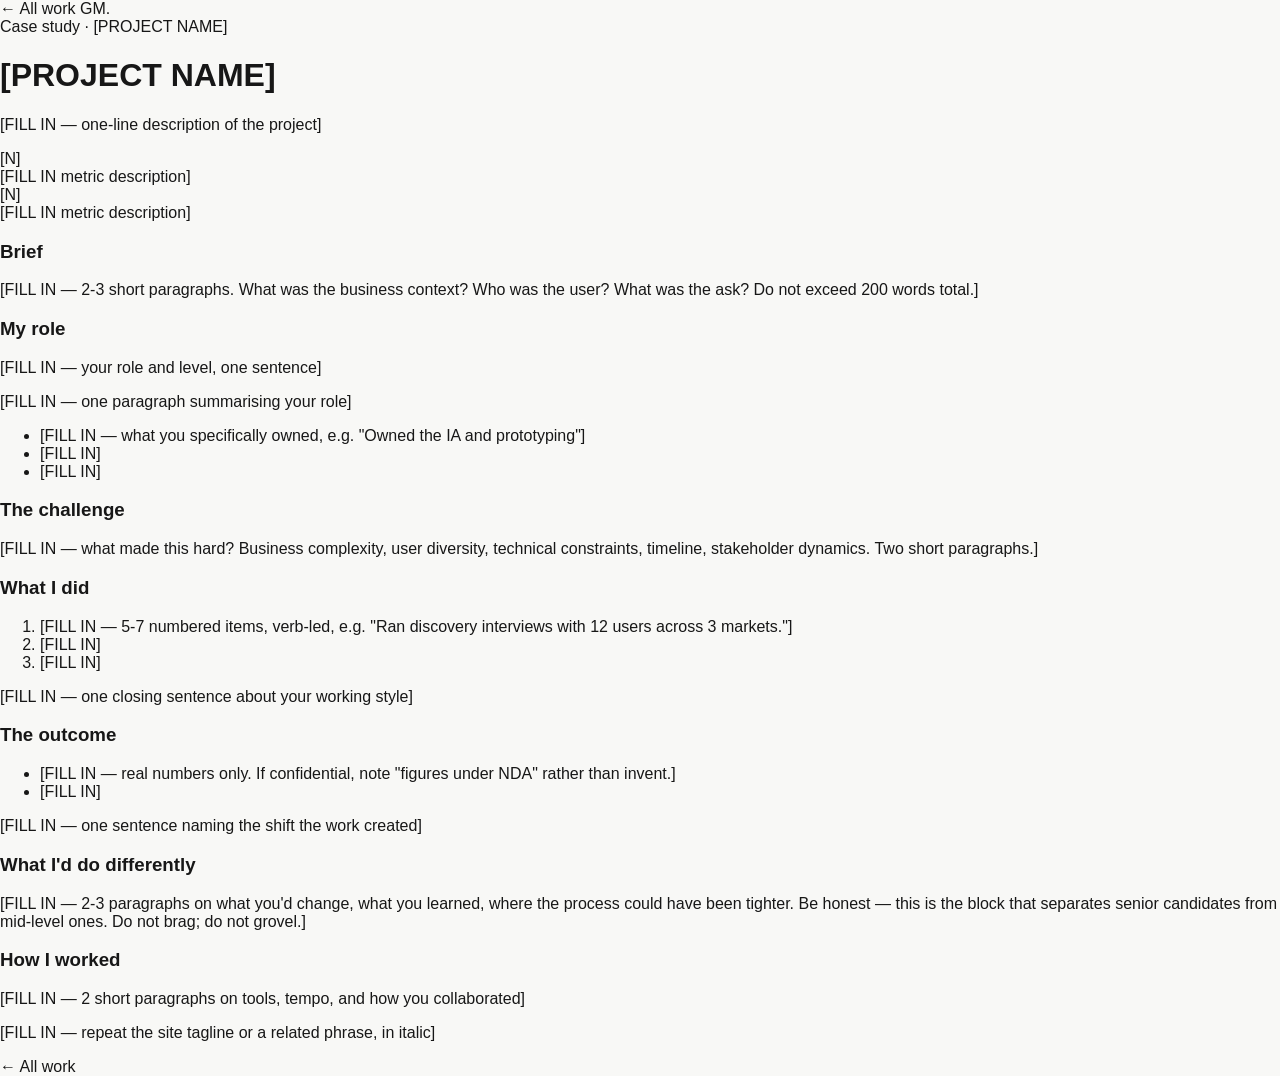
<file: work/case-template.html>
<!DOCTYPE html>
<html lang="en">
<head>
<meta charset="UTF-8">
<meta name="viewport" content="width=device-width, initial-scale=1.0">
<title>[PROJECT NAME] — Case study · Gyaneshwar Mule</title>
<link rel="preconnect" href="https://fonts.googleapis.com">
<link rel="preconnect" href="https://fonts.gstatic.com" crossorigin>
<link href="https://fonts.googleapis.com/css2?family=Fraunces:ital,opsz,wght@0,9..144,300..600;1,9..144,300..600&family=Instrument+Sans:wght@400;500&family=JetBrains+Mono:wght@400;500&display=swap" rel="stylesheet">
<link rel="stylesheet" href="../styles.css">
</head>
<body>

<nav class="site-nav scrolled">
  <div class="wrap">
    <a class="case-back" href="../index.html#work">← All work</a>
    <a href="../index.html" class="monogram">GM<span class="dot">.</span></a>
  </div>
</nav>

<header class="wrap case-hero">
  <div class="case-label label">Case study · [PROJECT NAME]</div>
  <h1 class="case-h1">[PROJECT NAME]</h1>
  <p class="case-deck">[FILL IN — one-line description of the project]</p>

  <!-- Metric strip: only include if you have REAL metrics. Delete this block entirely if not. -->
  <div class="metric-strip">
    <div class="metric-block">
      <div class="metric-number">[N]</div>
      <div class="metric-label">[FILL IN metric description]</div>
    </div>
    <div class="metric-block">
      <div class="metric-number">[N]</div>
      <div class="metric-label">[FILL IN metric description]</div>
    </div>
  </div>
</header>

<section class="wrap case-block">
  <h3>Brief</h3>
  <p>[FILL IN — 2-3 short paragraphs. What was the business context? Who was the user? What was the ask? Do not exceed 200 words total.]</p>
</section>

<section class="wrap case-block">
  <h3>My role</h3>
  <p class="case-block-title">[FILL IN — your role and level, one sentence]</p>
  <p>[FILL IN — one paragraph summarising your role]</p>
  <ul>
    <li>[FILL IN — what you specifically owned, e.g. "Owned the IA and prototyping"]</li>
    <li>[FILL IN]</li>
    <li>[FILL IN]</li>
  </ul>
</section>

<section class="wrap case-block">
  <h3>The challenge</h3>
  <p>[FILL IN — what made this hard? Business complexity, user diversity, technical constraints, timeline, stakeholder dynamics. Two short paragraphs.]</p>
</section>

<section class="wrap case-block">
  <h3>What I did</h3>
  <ol>
    <li>[FILL IN — 5-7 numbered items, verb-led, e.g. "Ran discovery interviews with 12 users across 3 markets."]</li>
    <li>[FILL IN]</li>
    <li>[FILL IN]</li>
  </ol>
  <p class="fog">[FILL IN — one closing sentence about your working style]</p>
</section>

<section class="wrap case-block">
  <h3>The outcome</h3>
  <ul>
    <li>[FILL IN — real numbers only. If confidential, note "figures under NDA" rather than invent.]</li>
    <li>[FILL IN]</li>
  </ul>
  <p>[FILL IN — one sentence naming the shift the work created]</p>
</section>

<section class="wrap case-block">
  <h3>What I'd do differently</h3>
  <p>[FILL IN — 2-3 paragraphs on what you'd change, what you learned, where the process could have been tighter. Be honest — this is the block that separates senior candidates from mid-level ones. Do not brag; do not grovel.]</p>
</section>

<section class="wrap case-block">
  <h3>How I worked</h3>
  <p>[FILL IN — 2 short paragraphs on tools, tempo, and how you collaborated]</p>
</section>

<div class="wrap case-foot">
  <p class="case-foot-line">[FILL IN — repeat the site tagline or a related phrase, in italic]</p>
  <a class="case-back" href="../index.html#work">← All work</a>
</div>

</body>
</html>
</file>
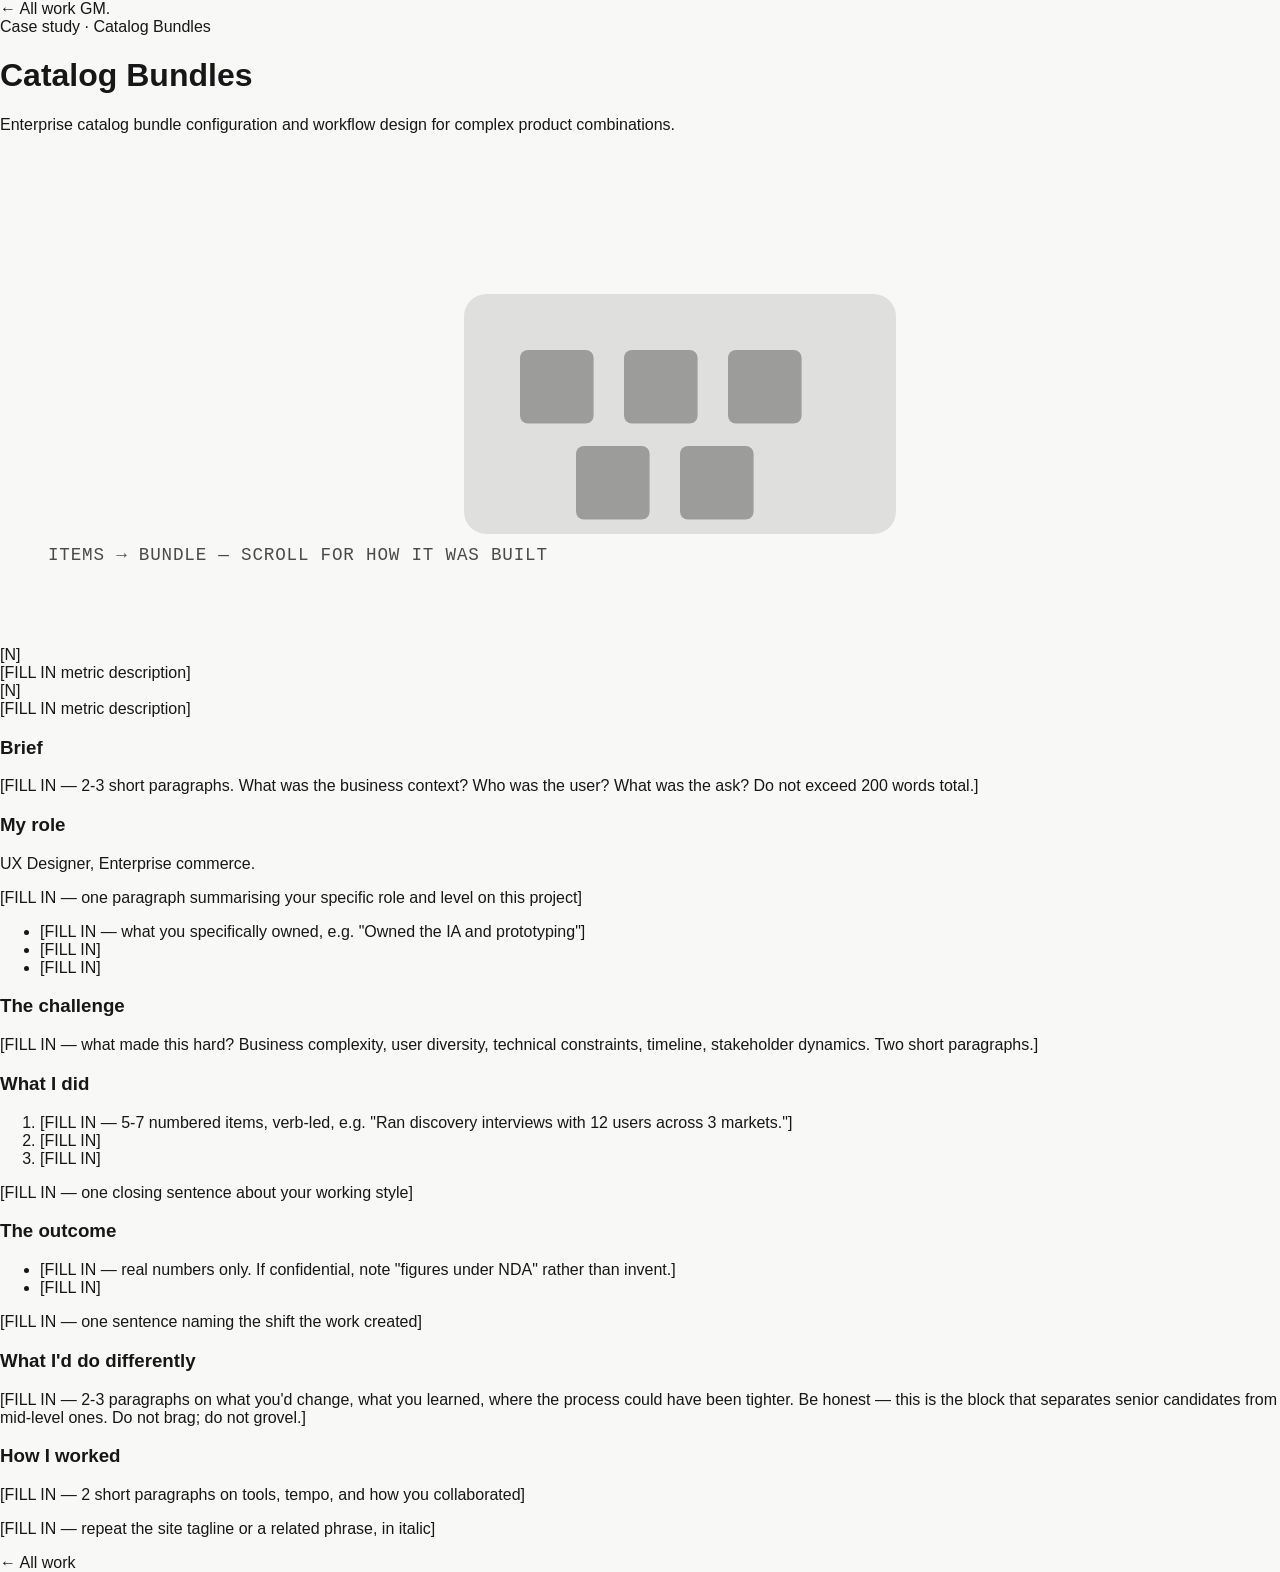
<file: work/catalog-bundles.html>
<!DOCTYPE html>
<html lang="en">
<head>
<meta charset="UTF-8">
<meta name="viewport" content="width=device-width, initial-scale=1.0">
<title>Catalog Bundles | UX Case Study · Gyaneshwar Mule</title>
<meta name="description" content="Enterprise catalog bundle configuration and workflow design for complex product combinations.">
<meta name="author" content="Gyaneshwar Mule">
<meta name="robots" content="index, follow">
<link rel="canonical" href="https://www.uxgyan.com/work/catalog-bundles.html">

<!-- Open Graph -->
<meta property="og:type" content="article">
<meta property="og:site_name" content="UX Gyan">
<meta property="og:title" content="Catalog Bundles | UX Case Study · Gyaneshwar Mule">
<meta property="og:description" content="Enterprise catalog bundle configuration and workflow design for complex product combinations.">
<meta property="og:url" content="https://www.uxgyan.com/work/catalog-bundles.html">
<meta property="og:image" content="https://www.uxgyan.com/assets/seo/og-default.png">
<meta property="og:image:width" content="1200">
<meta property="og:image:height" content="630">
<meta property="og:locale" content="en_IN">

<!-- Twitter -->
<meta name="twitter:card" content="summary_large_image">
<meta name="twitter:title" content="Catalog Bundles | UX Case Study · Gyaneshwar Mule">
<meta name="twitter:description" content="Enterprise catalog bundle configuration and workflow design for complex product combinations.">
<meta name="twitter:image" content="https://www.uxgyan.com/assets/seo/og-default.png">

<link rel="icon" href="/assets/seo/favicon.ico" sizes="any">
<link rel="icon" type="image/png" sizes="32x32" href="/assets/seo/favicon-32.png">
<link rel="icon" type="image/png" sizes="192x192" href="/assets/seo/favicon-192.png">
<link rel="apple-touch-icon" href="/assets/seo/apple-touch-icon.png">

<link rel="preconnect" href="https://fonts.googleapis.com">
<link rel="preconnect" href="https://fonts.gstatic.com" crossorigin>
<link href="https://fonts.googleapis.com/css2?family=Fraunces:ital,opsz,wght@0,9..144,300..600;1,9..144,300..600&family=Instrument+Sans:wght@400;500&family=JetBrains+Mono:wght@400;500&display=swap" rel="stylesheet">
<link rel="stylesheet" href="../styles.css">

<script type="application/ld+json">
{
  "@context": "https://schema.org",
  "@type": "CreativeWork",
  "name": "Catalog Bundles",
  "headline": "Catalog Bundles",
  "description": "Enterprise catalog bundle configuration and workflow design for complex product combinations.",
  "url": "https://www.uxgyan.com/work/catalog-bundles.html",
  "image": "https://www.uxgyan.com/assets/seo/og-default.png",
  "author": {
    "@type": "Person",
    "name": "Gyaneshwar Mule",
    "url": "https://www.uxgyan.com/"
  }
}
</script>
<script type="application/ld+json">
{
  "@context": "https://schema.org",
  "@type": "BreadcrumbList",
  "itemListElement": [
    { "@type": "ListItem", "position": 1, "name": "Home", "item": "https://www.uxgyan.com/" },
    { "@type": "ListItem", "position": 2, "name": "Work", "item": "https://www.uxgyan.com/#work" },
    { "@type": "ListItem", "position": 3, "name": "Catalog Bundles", "item": "https://www.uxgyan.com/work/catalog-bundles.html" }
  ]
}
</script>
</head>
<body>

<nav class="site-nav scrolled">
  <div class="wrap">
    <a class="case-back" href="../index.html#work">← All work</a>
    <a href="../index.html" class="monogram">GM<span class="dot">.</span></a>
  </div>
</nav>

<header class="wrap case-hero">
  <div class="case-label label">Case study · Catalog Bundles</div>
  <h1 class="case-h1">Catalog Bundles</h1>
  <p class="case-deck">Enterprise catalog bundle configuration and workflow design for complex product combinations.</p>

  <div class="case-hero-visual" style="margin-bottom: 48px; border-radius: 4px; overflow: hidden; border: 1px solid var(--stone);">
    <svg viewBox="0 0 800 280" xmlns="http://www.w3.org/2000/svg" role="img" aria-label="Abstract diagram of scattered items grouping into a single enclosed bundle" style="width:100%; display:block; background:var(--stone);">
      <g fill="none" stroke="var(--fog)" stroke-opacity="0.4">
        <rect x="70" y="60" width="34" height="34" rx="4"/>
        <rect x="150" y="110" width="34" height="34" rx="4"/>
        <rect x="90" y="170" width="34" height="34" rx="4"/>
        <rect x="180" y="210" width="34" height="34" rx="4"/>
        <rect x="60" y="230" width="34" height="34" rx="4"/>
      </g>
      <g stroke="var(--fog)" stroke-opacity="0.3" stroke-dasharray="2 4">
        <line x1="104" y1="77" x2="270" y2="140"/>
        <line x1="184" y1="127" x2="280" y2="150"/>
        <line x1="124" y1="187" x2="270" y2="160"/>
        <line x1="214" y1="227" x2="280" y2="170"/>
        <line x1="94" y1="247" x2="270" y2="185"/>
      </g>
      <rect x="290" y="90" width="270" height="150" rx="14" fill="var(--sage)" fill-opacity="0.1" stroke="var(--sage)" stroke-width="1.8" stroke-dasharray="6 5"/>
      <rect x="325" y="125" width="46" height="46" rx="5" fill="var(--sage)" fill-opacity="0.3" stroke="var(--sage)"/>
      <rect x="390" y="125" width="46" height="46" rx="5" fill="var(--sage)" fill-opacity="0.3" stroke="var(--sage)"/>
      <rect x="455" y="125" width="46" height="46" rx="5" fill="var(--sage)" fill-opacity="0.3" stroke="var(--sage)"/>
      <rect x="360" y="185" width="46" height="46" rx="5" fill="var(--sage)" fill-opacity="0.3" stroke="var(--sage)"/>
      <rect x="425" y="185" width="46" height="46" rx="5" fill="var(--sage)" fill-opacity="0.3" stroke="var(--sage)"/>
      <text x="30" y="256" font-family="monospace" font-size="11" letter-spacing="0.5" fill="var(--fog)" fill-opacity="0.7">ITEMS → BUNDLE — SCROLL FOR HOW IT WAS BUILT</text>
    </svg>
  </div>

  <!-- Metric strip: only include if you have REAL metrics. Delete this block entirely if not. -->
  <div class="metric-strip">
    <div class="metric-block">
      <div class="metric-number">[N]</div>
      <div class="metric-label">[FILL IN metric description]</div>
    </div>
    <div class="metric-block">
      <div class="metric-number">[N]</div>
      <div class="metric-label">[FILL IN metric description]</div>
    </div>
  </div>
</header>

<section class="wrap case-block">
  <h3>Brief</h3>
  <p>[FILL IN — 2-3 short paragraphs. What was the business context? Who was the user? What was the ask? Do not exceed 200 words total.]</p>
</section>

<section class="wrap case-block">
  <h3>My role</h3>
  <p class="case-block-title">UX Designer, Enterprise commerce.</p>
  <p>[FILL IN — one paragraph summarising your specific role and level on this project]</p>
  <ul>
    <li>[FILL IN — what you specifically owned, e.g. "Owned the IA and prototyping"]</li>
    <li>[FILL IN]</li>
    <li>[FILL IN]</li>
  </ul>
</section>

<section class="wrap case-block">
  <h3>The challenge</h3>
  <p>[FILL IN — what made this hard? Business complexity, user diversity, technical constraints, timeline, stakeholder dynamics. Two short paragraphs.]</p>
</section>

<section class="wrap case-block">
  <h3>What I did</h3>
  <ol>
    <li>[FILL IN — 5-7 numbered items, verb-led, e.g. "Ran discovery interviews with 12 users across 3 markets."]</li>
    <li>[FILL IN]</li>
    <li>[FILL IN]</li>
  </ol>
  <p class="fog">[FILL IN — one closing sentence about your working style]</p>
</section>

<section class="wrap case-block">
  <h3>The outcome</h3>
  <ul>
    <li>[FILL IN — real numbers only. If confidential, note "figures under NDA" rather than invent.]</li>
    <li>[FILL IN]</li>
  </ul>
  <p>[FILL IN — one sentence naming the shift the work created]</p>
</section>

<section class="wrap case-block">
  <h3>What I'd do differently</h3>
  <p>[FILL IN — 2-3 paragraphs on what you'd change, what you learned, where the process could have been tighter. Be honest — this is the block that separates senior candidates from mid-level ones. Do not brag; do not grovel.]</p>
</section>

<section class="wrap case-block">
  <h3>How I worked</h3>
  <p>[FILL IN — 2 short paragraphs on tools, tempo, and how you collaborated]</p>
</section>

<div class="wrap case-foot">
  <p class="case-foot-line">[FILL IN — repeat the site tagline or a related phrase, in italic]</p>
  <a class="case-back" href="../index.html#work">← All work</a>
</div>

</body>
</html>
</file>
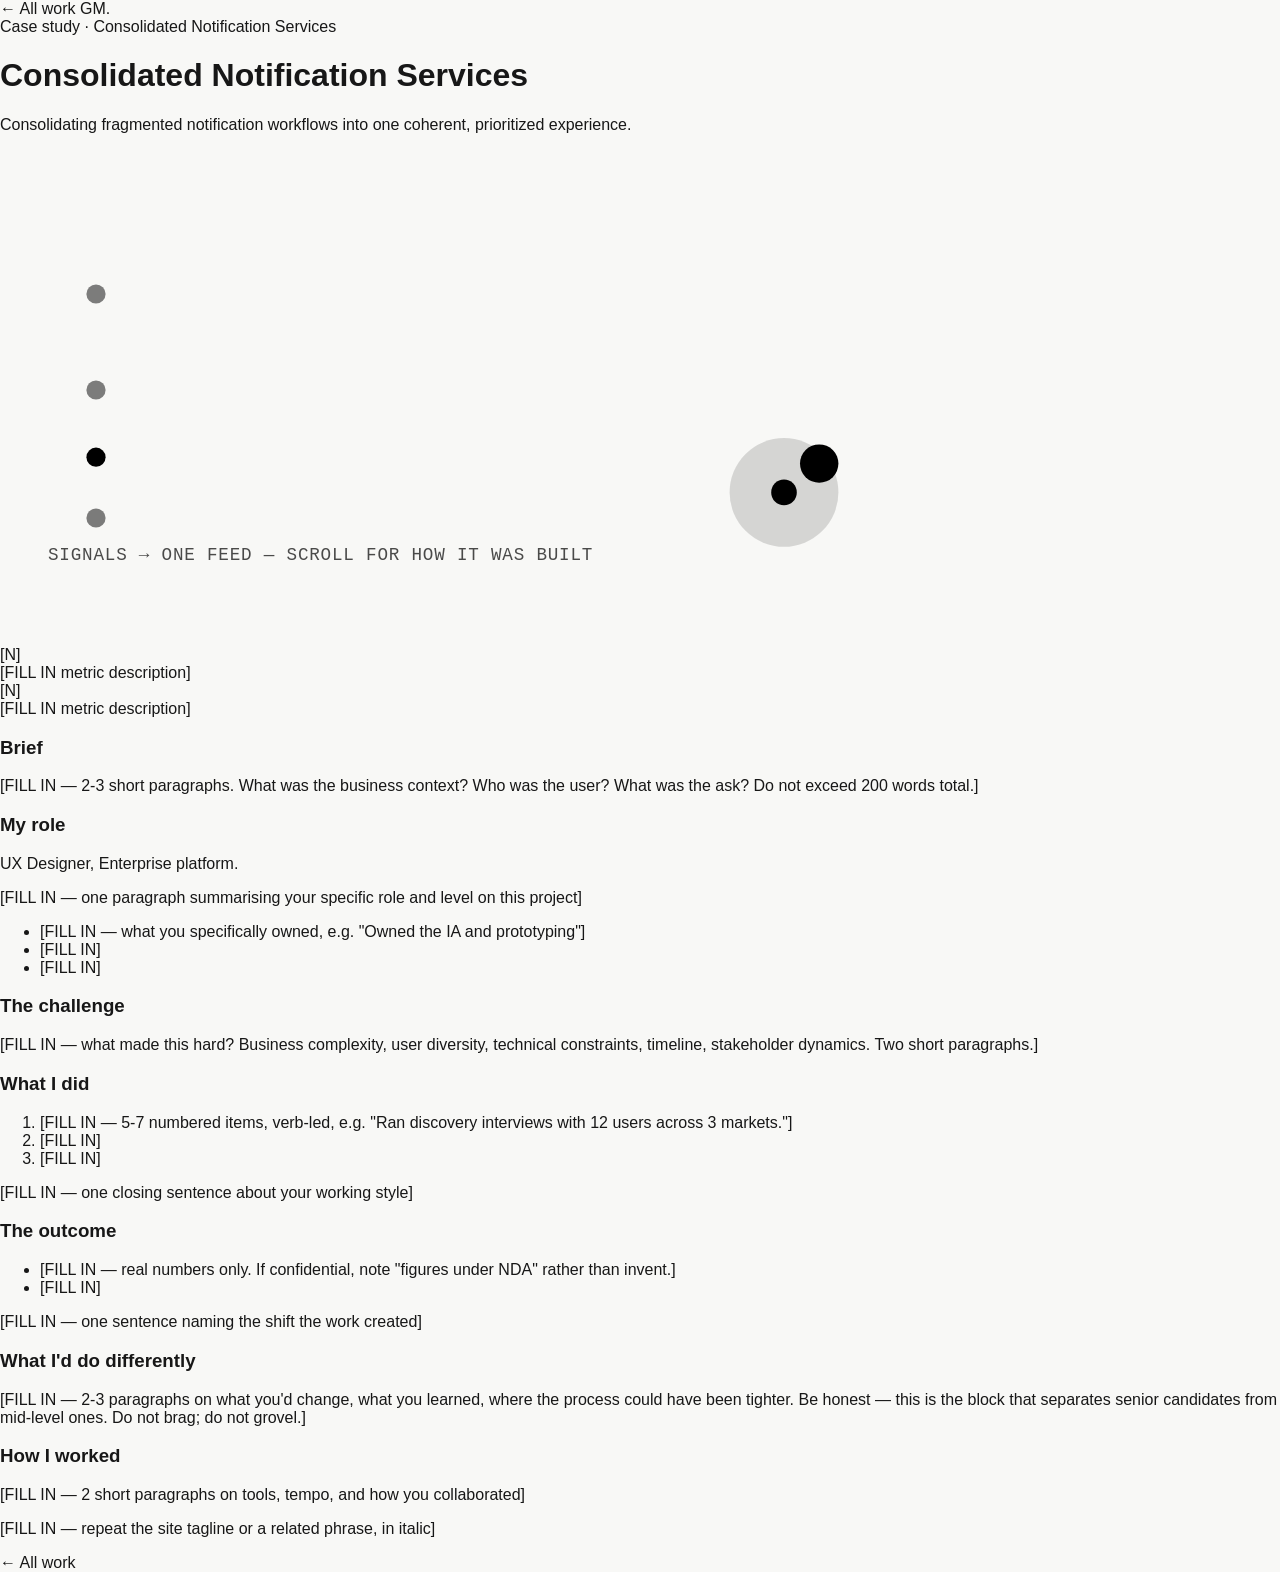
<file: work/consolidated-notification-services.html>
<!DOCTYPE html>
<html lang="en">
<head>
<meta charset="UTF-8">
<meta name="viewport" content="width=device-width, initial-scale=1.0">
<title>Consolidated Notification Services | UX Case Study · Gyaneshwar Mule</title>
<meta name="description" content="Consolidating fragmented notification workflows into one coherent, prioritized experience.">
<meta name="author" content="Gyaneshwar Mule">
<meta name="robots" content="index, follow">
<link rel="canonical" href="https://www.uxgyan.com/work/consolidated-notification-services.html">

<!-- Open Graph -->
<meta property="og:type" content="article">
<meta property="og:site_name" content="UX Gyan">
<meta property="og:title" content="Consolidated Notification Services | UX Case Study · Gyaneshwar Mule">
<meta property="og:description" content="Consolidating fragmented notification workflows into one coherent, prioritized experience.">
<meta property="og:url" content="https://www.uxgyan.com/work/consolidated-notification-services.html">
<meta property="og:image" content="https://www.uxgyan.com/assets/seo/og-default.png">
<meta property="og:image:width" content="1200">
<meta property="og:image:height" content="630">
<meta property="og:locale" content="en_IN">

<!-- Twitter -->
<meta name="twitter:card" content="summary_large_image">
<meta name="twitter:title" content="Consolidated Notification Services | UX Case Study · Gyaneshwar Mule">
<meta name="twitter:description" content="Consolidating fragmented notification workflows into one coherent, prioritized experience.">
<meta name="twitter:image" content="https://www.uxgyan.com/assets/seo/og-default.png">

<link rel="icon" href="/assets/seo/favicon.ico" sizes="any">
<link rel="icon" type="image/png" sizes="32x32" href="/assets/seo/favicon-32.png">
<link rel="icon" type="image/png" sizes="192x192" href="/assets/seo/favicon-192.png">
<link rel="apple-touch-icon" href="/assets/seo/apple-touch-icon.png">

<link rel="preconnect" href="https://fonts.googleapis.com">
<link rel="preconnect" href="https://fonts.gstatic.com" crossorigin>
<link href="https://fonts.googleapis.com/css2?family=Fraunces:ital,opsz,wght@0,9..144,300..600;1,9..144,300..600&family=Instrument+Sans:wght@400;500&family=JetBrains+Mono:wght@400;500&display=swap" rel="stylesheet">
<link rel="stylesheet" href="../styles.css">

<script type="application/ld+json">
{
  "@context": "https://schema.org",
  "@type": "CreativeWork",
  "name": "Consolidated Notification Services",
  "headline": "Consolidated Notification Services",
  "description": "Consolidating fragmented notification workflows into one coherent, prioritized experience.",
  "url": "https://www.uxgyan.com/work/consolidated-notification-services.html",
  "image": "https://www.uxgyan.com/assets/seo/og-default.png",
  "author": {
    "@type": "Person",
    "name": "Gyaneshwar Mule",
    "url": "https://www.uxgyan.com/"
  }
}
</script>
<script type="application/ld+json">
{
  "@context": "https://schema.org",
  "@type": "BreadcrumbList",
  "itemListElement": [
    { "@type": "ListItem", "position": 1, "name": "Home", "item": "https://www.uxgyan.com/" },
    { "@type": "ListItem", "position": 2, "name": "Work", "item": "https://www.uxgyan.com/#work" },
    { "@type": "ListItem", "position": 3, "name": "Consolidated Notification Services", "item": "https://www.uxgyan.com/work/consolidated-notification-services.html" }
  ]
}
</script>
</head>
<body>

<nav class="site-nav scrolled">
  <div class="wrap">
    <a class="case-back" href="../index.html#work">← All work</a>
    <a href="../index.html" class="monogram">GM<span class="dot">.</span></a>
  </div>
</nav>

<header class="wrap case-hero">
  <div class="case-label label">Case study · Consolidated Notification Services</div>
  <h1 class="case-h1">Consolidated Notification Services</h1>
  <p class="case-deck">Consolidating fragmented notification workflows into one coherent, prioritized experience.</p>

  <div class="case-hero-visual" style="margin-bottom: 48px; border-radius: 4px; overflow: hidden; border: 1px solid var(--stone);">
    <svg viewBox="0 0 800 280" xmlns="http://www.w3.org/2000/svg" role="img" aria-label="Abstract diagram of several signal streams converging into one consolidated feed" style="width:100%; display:block; background:var(--stone);">
      <g fill="none" stroke="var(--fog)" stroke-opacity="0.35" stroke-width="1.4">
        <path d="M60,90 C260,90 340,190 460,214"/>
        <path d="M60,150 C260,150 360,200 460,214"/>
        <path d="M60,230 C260,230 340,220 460,214"/>
        <path d="M60,290 C260,290 340,230 460,214"/>
      </g>
      <path d="M60,192 C260,192 360,214 460,214" fill="none" stroke="var(--sage)" stroke-opacity="0.9" stroke-width="1.8"/>
      <circle cx="60" cy="90" r="6" fill="var(--fog)" fill-opacity="0.5"/>
      <circle cx="60" cy="150" r="6" fill="var(--fog)" fill-opacity="0.5"/>
      <circle cx="60" cy="192" r="6" fill="var(--sage)"/>
      <circle cx="60" cy="230" r="6" fill="var(--fog)" fill-opacity="0.5"/>
      <circle cx="490" cy="214" r="34" fill="var(--sage)" fill-opacity="0.14" stroke="var(--sage)" stroke-width="1.8"/>
      <circle cx="490" cy="214" r="8" fill="var(--sage)"/>
      <circle cx="512" cy="196" r="12" fill="var(--sage)"/>
      <text x="512" y="200" text-anchor="middle" font-family="monospace" font-size="12" fill="var(--stone)">1</text>
      <text x="30" y="256" font-family="monospace" font-size="11" letter-spacing="0.5" fill="var(--fog)" fill-opacity="0.7">SIGNALS → ONE FEED — SCROLL FOR HOW IT WAS BUILT</text>
    </svg>
  </div>

  <!-- Metric strip: only include if you have REAL metrics. Delete this block entirely if not. -->
  <div class="metric-strip">
    <div class="metric-block">
      <div class="metric-number">[N]</div>
      <div class="metric-label">[FILL IN metric description]</div>
    </div>
    <div class="metric-block">
      <div class="metric-number">[N]</div>
      <div class="metric-label">[FILL IN metric description]</div>
    </div>
  </div>
</header>

<section class="wrap case-block">
  <h3>Brief</h3>
  <p>[FILL IN — 2-3 short paragraphs. What was the business context? Who was the user? What was the ask? Do not exceed 200 words total.]</p>
</section>

<section class="wrap case-block">
  <h3>My role</h3>
  <p class="case-block-title">UX Designer, Enterprise platform.</p>
  <p>[FILL IN — one paragraph summarising your specific role and level on this project]</p>
  <ul>
    <li>[FILL IN — what you specifically owned, e.g. "Owned the IA and prototyping"]</li>
    <li>[FILL IN]</li>
    <li>[FILL IN]</li>
  </ul>
</section>

<section class="wrap case-block">
  <h3>The challenge</h3>
  <p>[FILL IN — what made this hard? Business complexity, user diversity, technical constraints, timeline, stakeholder dynamics. Two short paragraphs.]</p>
</section>

<section class="wrap case-block">
  <h3>What I did</h3>
  <ol>
    <li>[FILL IN — 5-7 numbered items, verb-led, e.g. "Ran discovery interviews with 12 users across 3 markets."]</li>
    <li>[FILL IN]</li>
    <li>[FILL IN]</li>
  </ol>
  <p class="fog">[FILL IN — one closing sentence about your working style]</p>
</section>

<section class="wrap case-block">
  <h3>The outcome</h3>
  <ul>
    <li>[FILL IN — real numbers only. If confidential, note "figures under NDA" rather than invent.]</li>
    <li>[FILL IN]</li>
  </ul>
  <p>[FILL IN — one sentence naming the shift the work created]</p>
</section>

<section class="wrap case-block">
  <h3>What I'd do differently</h3>
  <p>[FILL IN — 2-3 paragraphs on what you'd change, what you learned, where the process could have been tighter. Be honest — this is the block that separates senior candidates from mid-level ones. Do not brag; do not grovel.]</p>
</section>

<section class="wrap case-block">
  <h3>How I worked</h3>
  <p>[FILL IN — 2 short paragraphs on tools, tempo, and how you collaborated]</p>
</section>

<div class="wrap case-foot">
  <p class="case-foot-line">[FILL IN — repeat the site tagline or a related phrase, in italic]</p>
  <a class="case-back" href="../index.html#work">← All work</a>
</div>

</body>
</html>
</file>
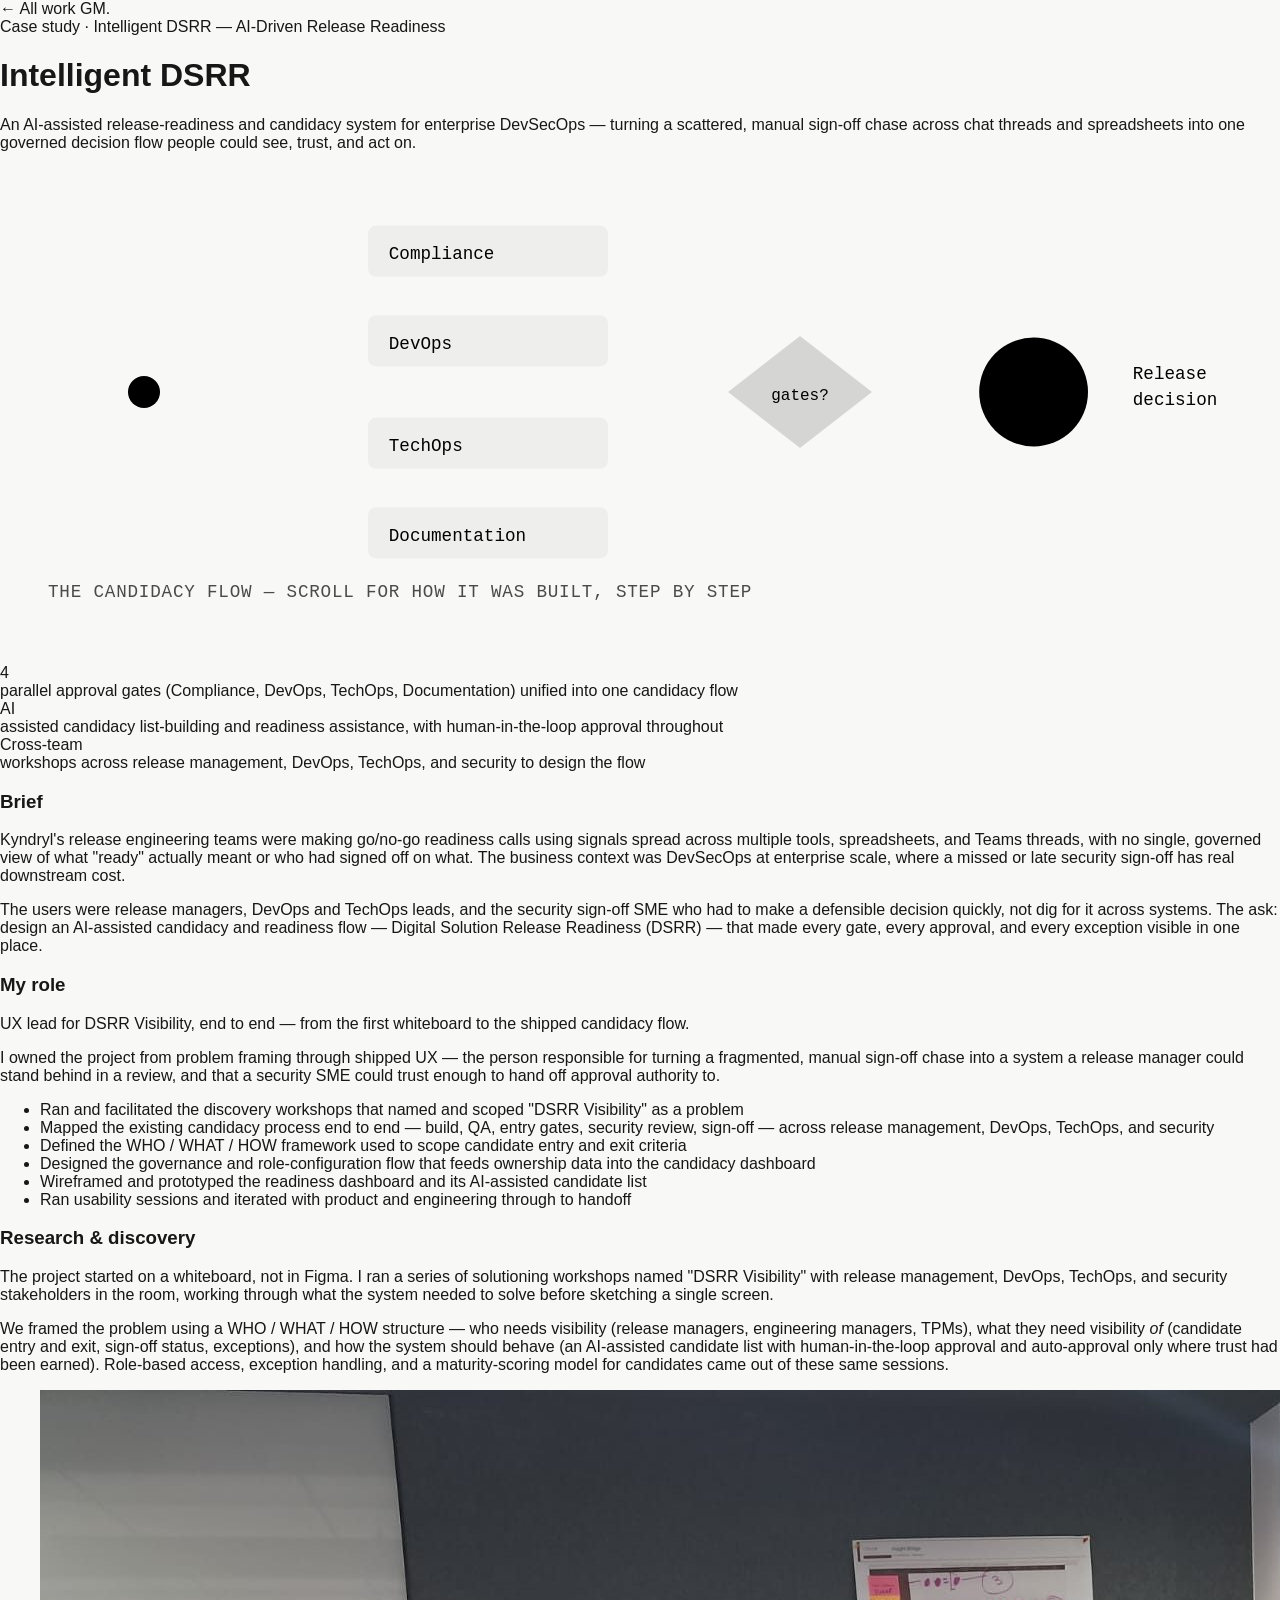
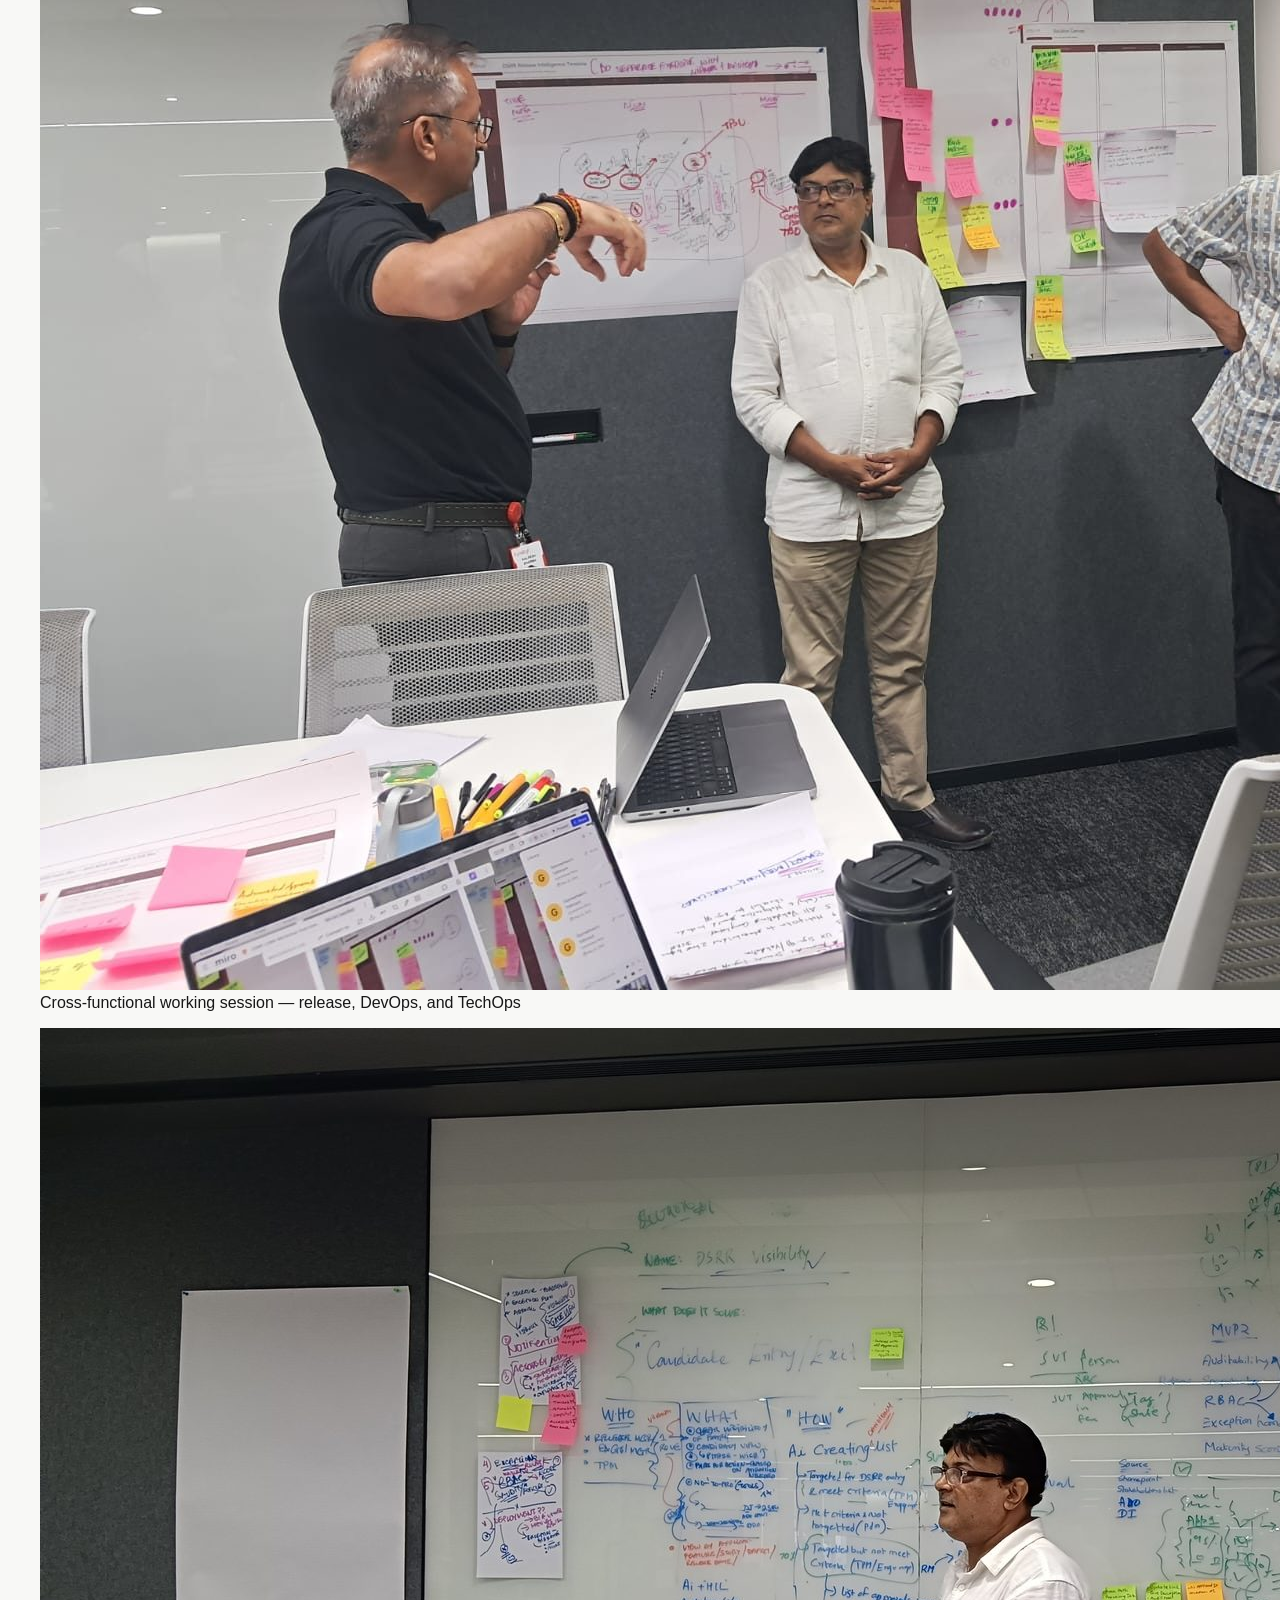
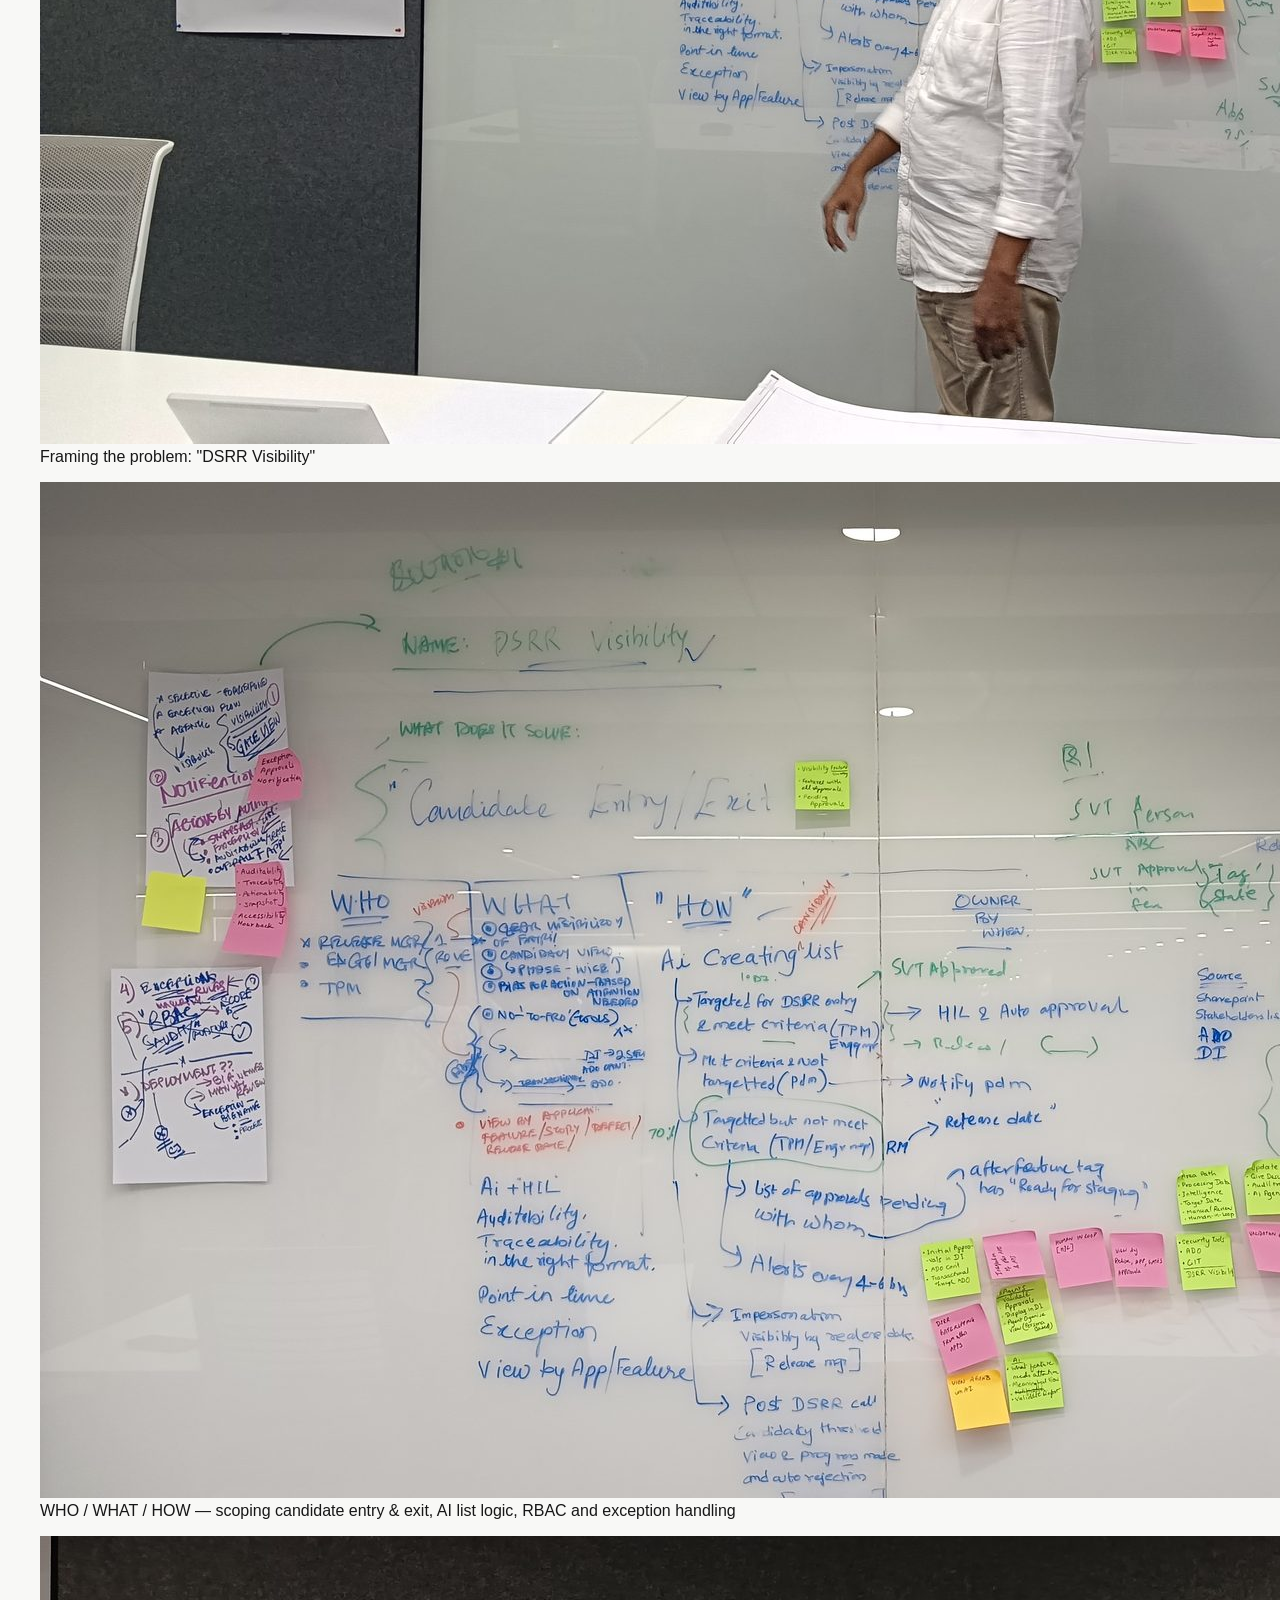
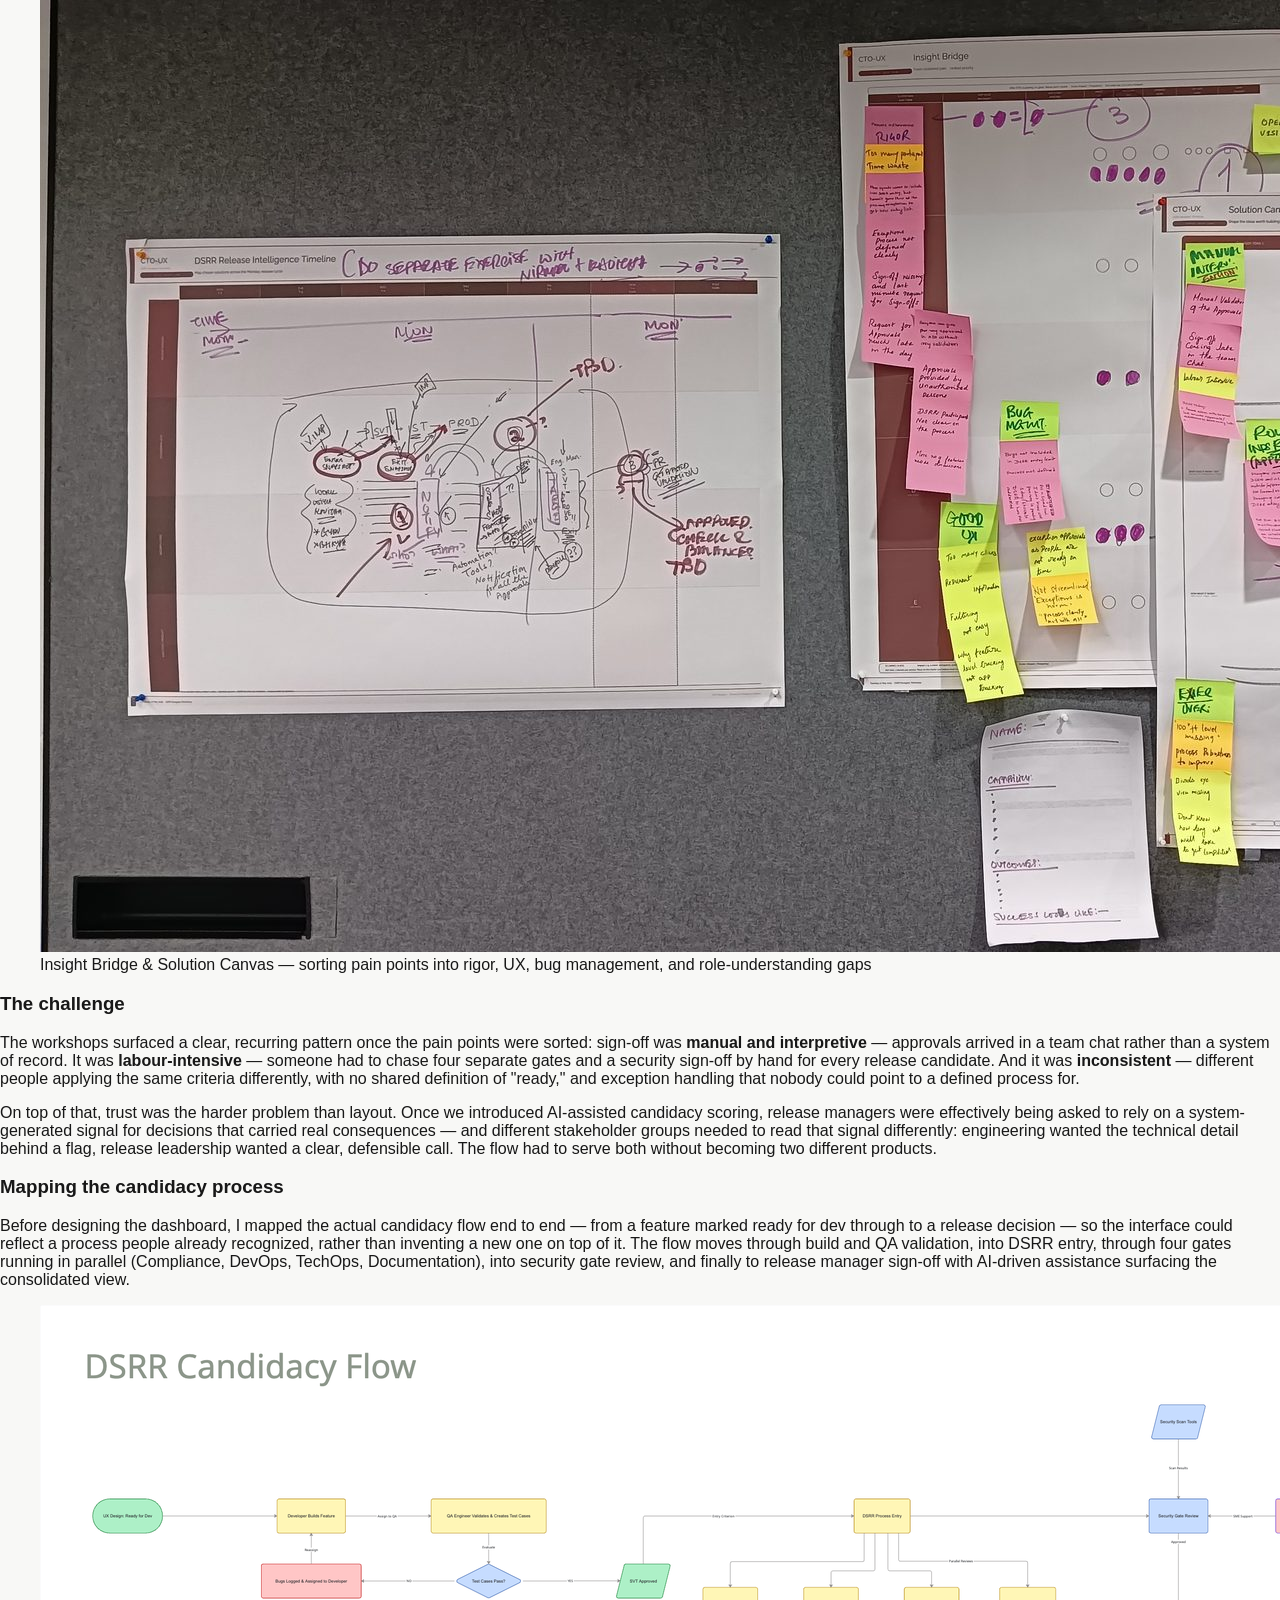
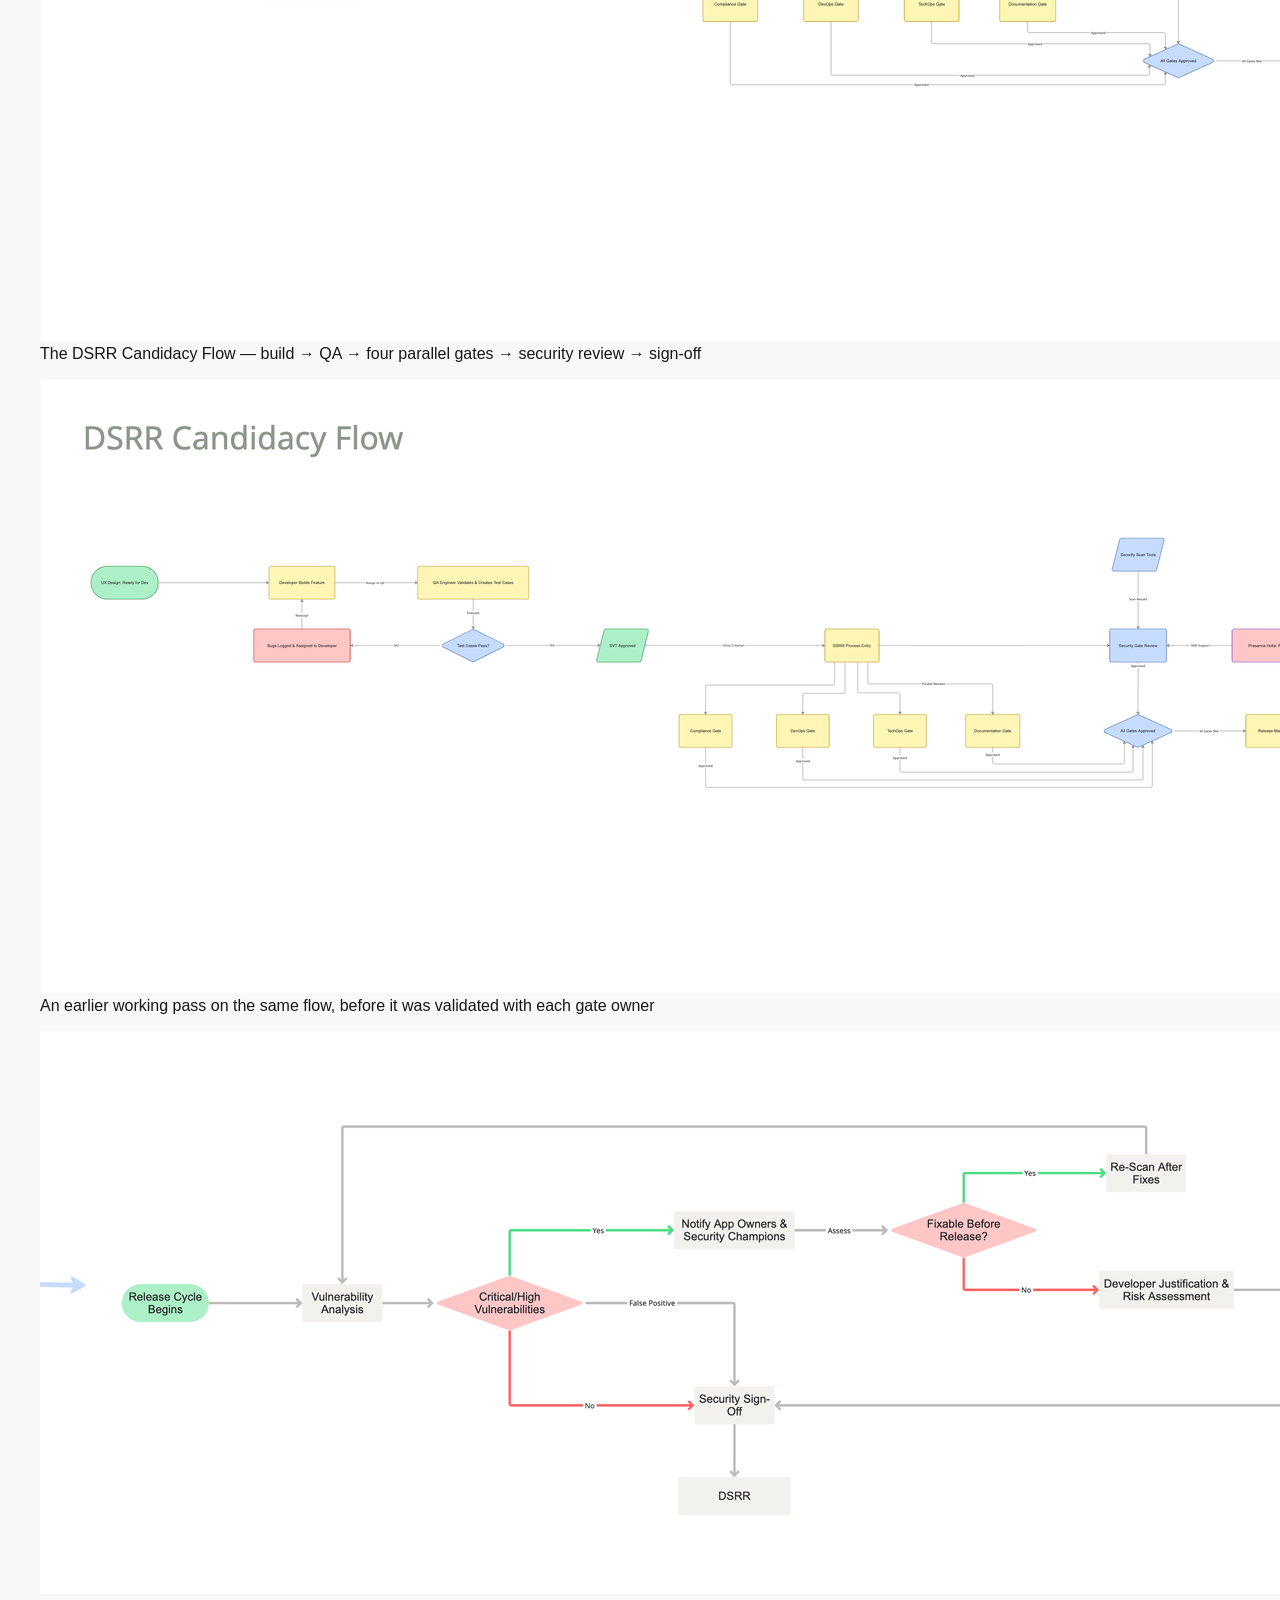
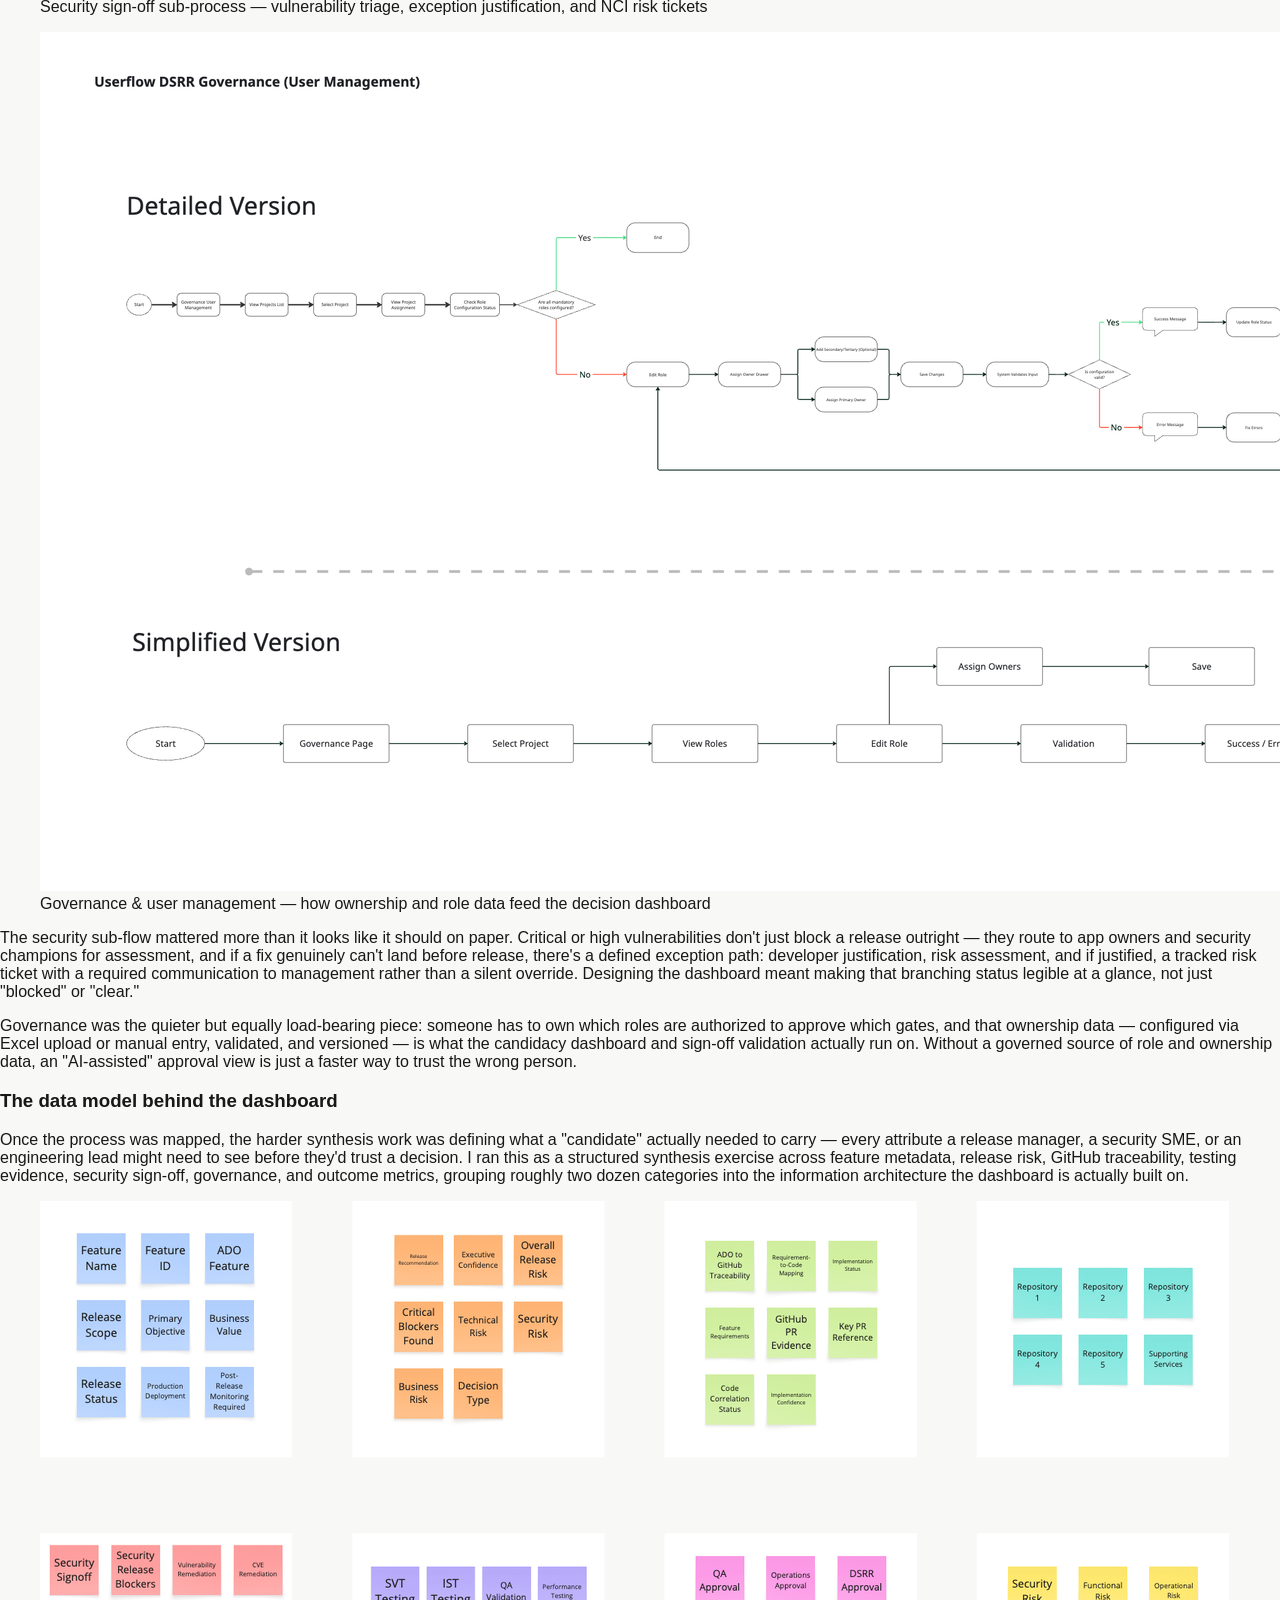
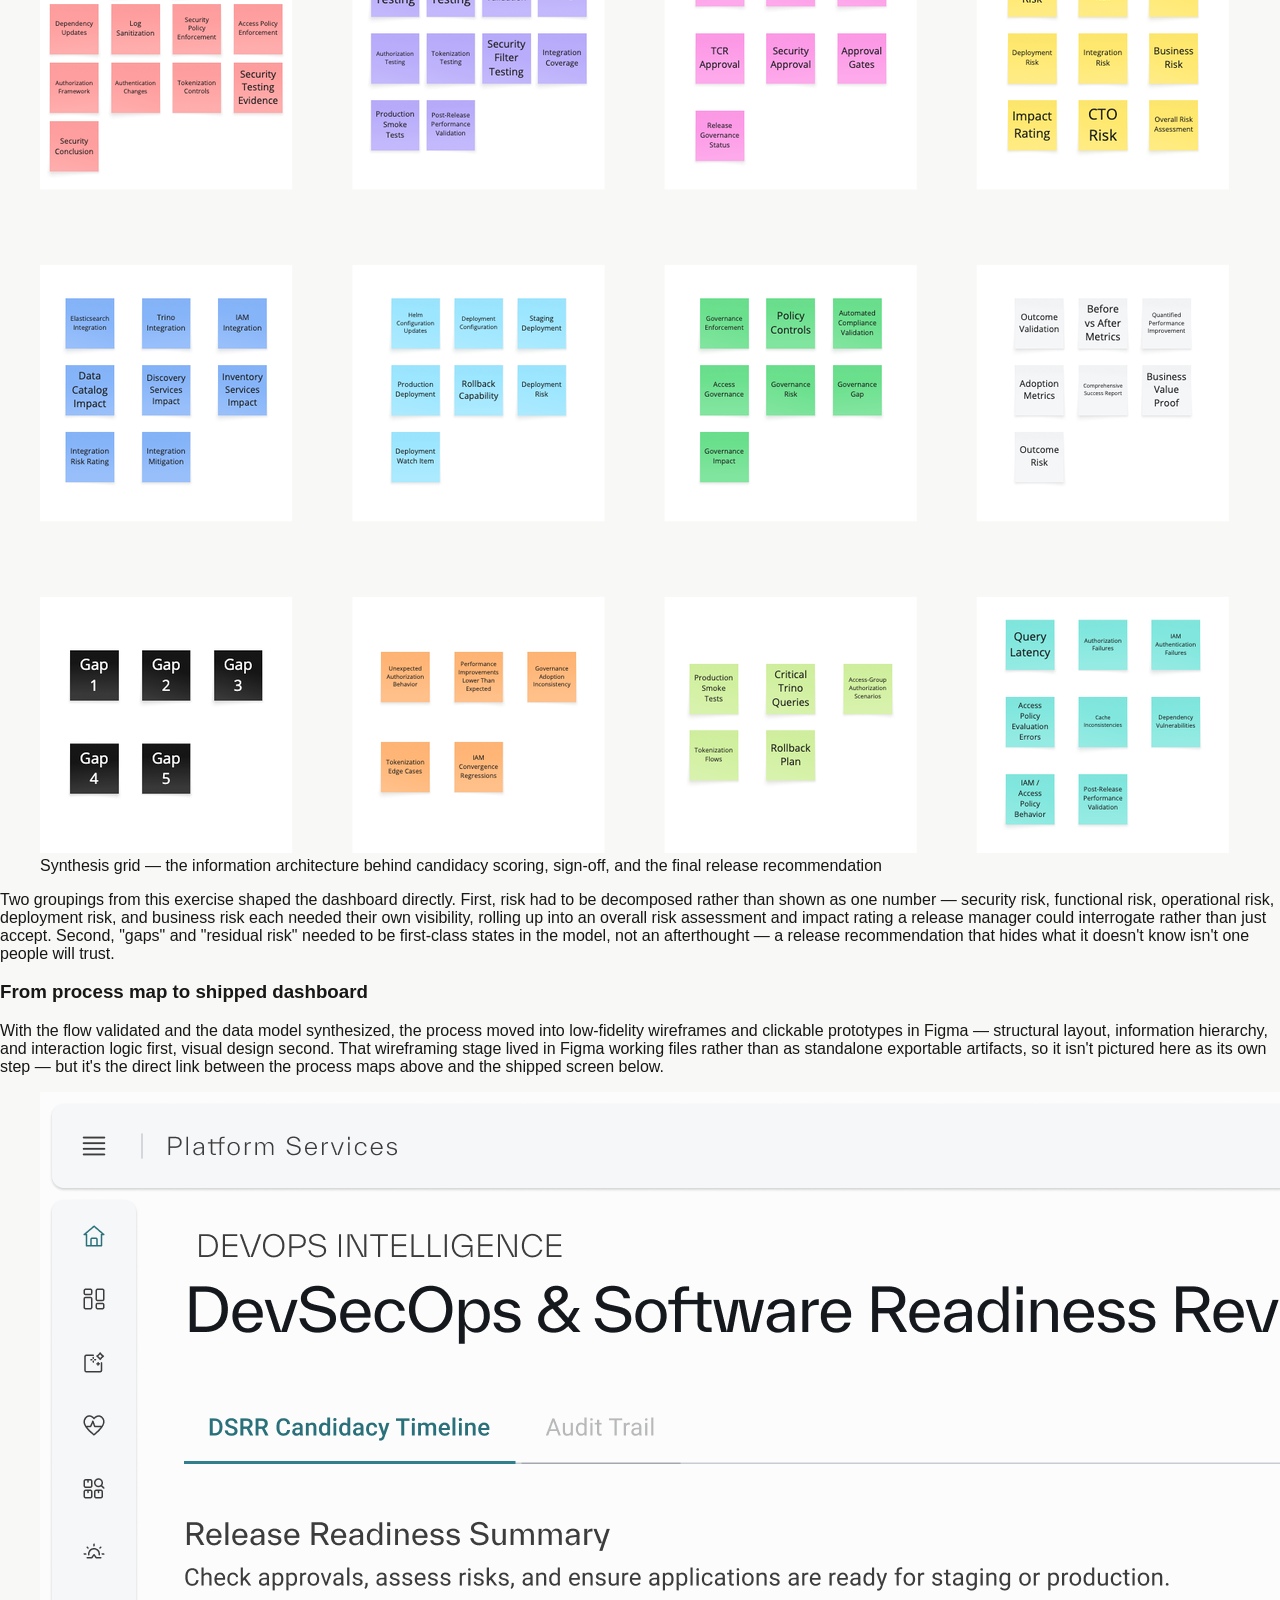
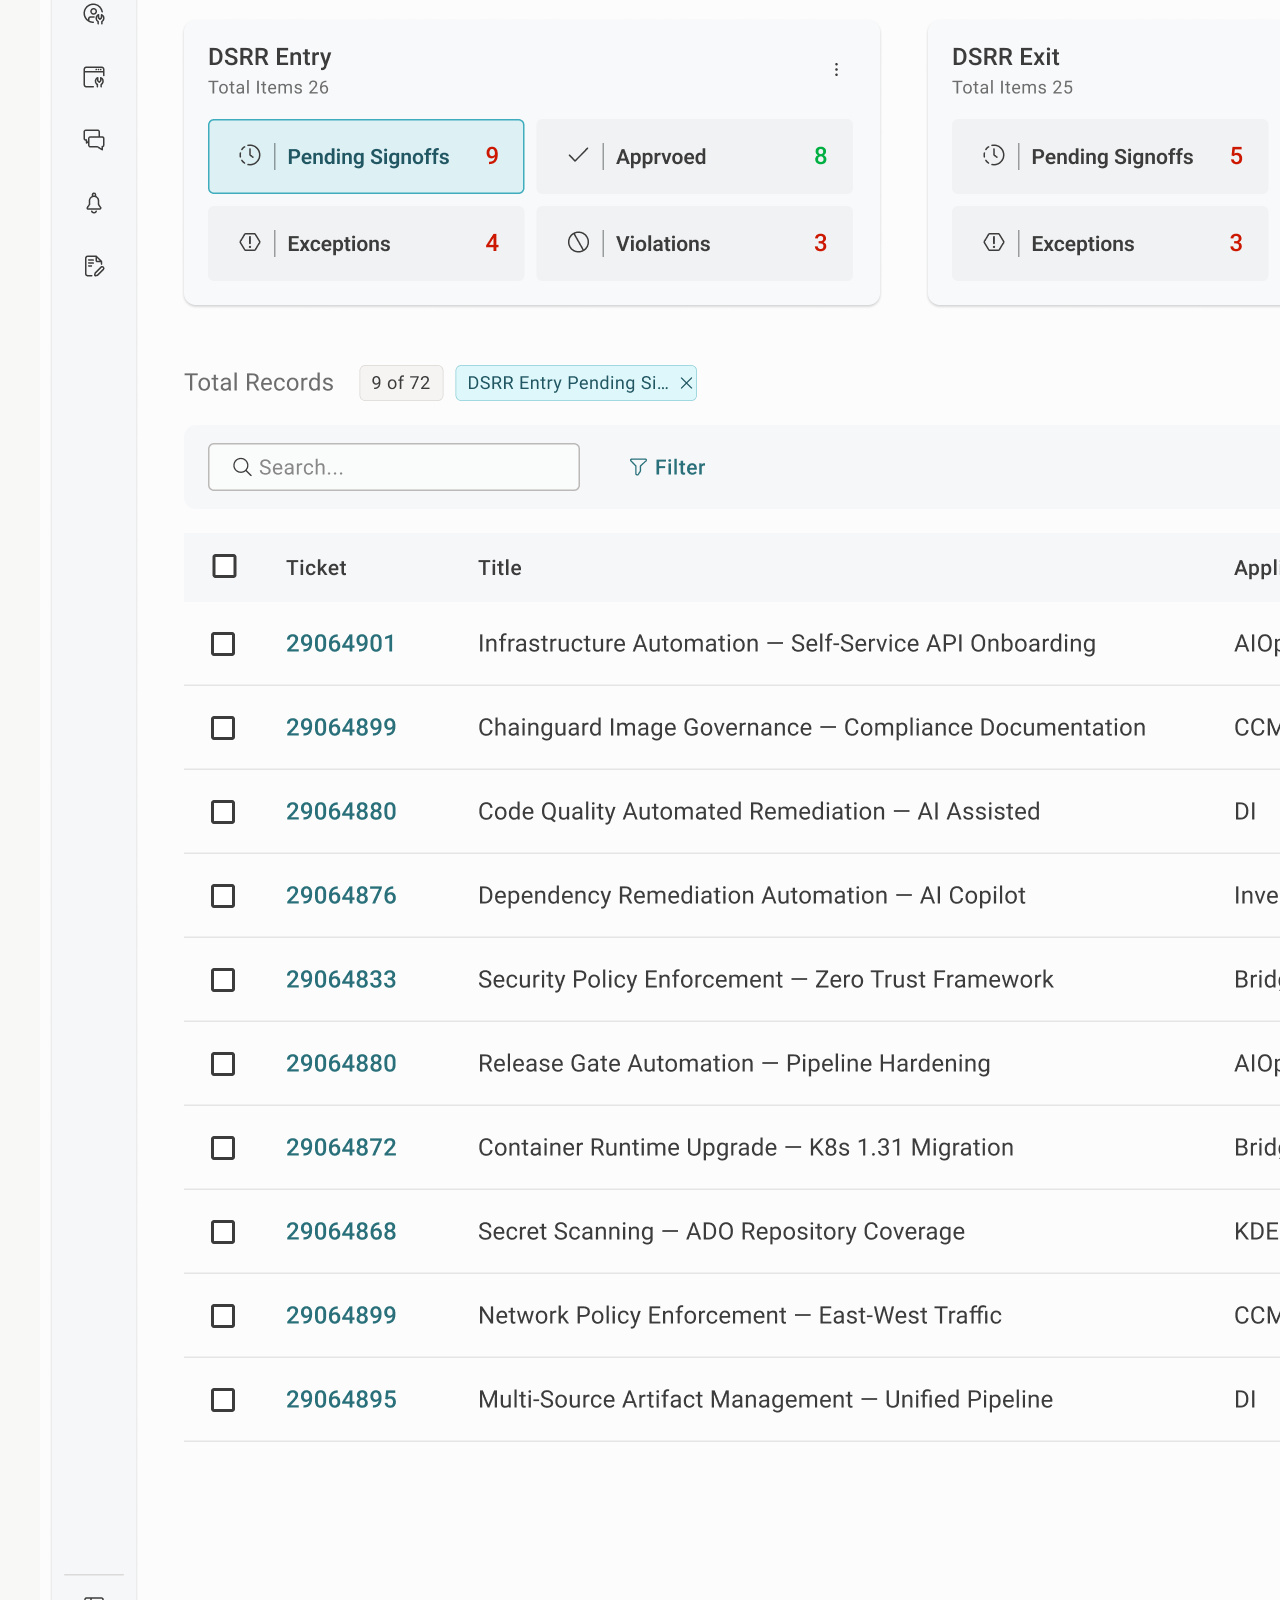
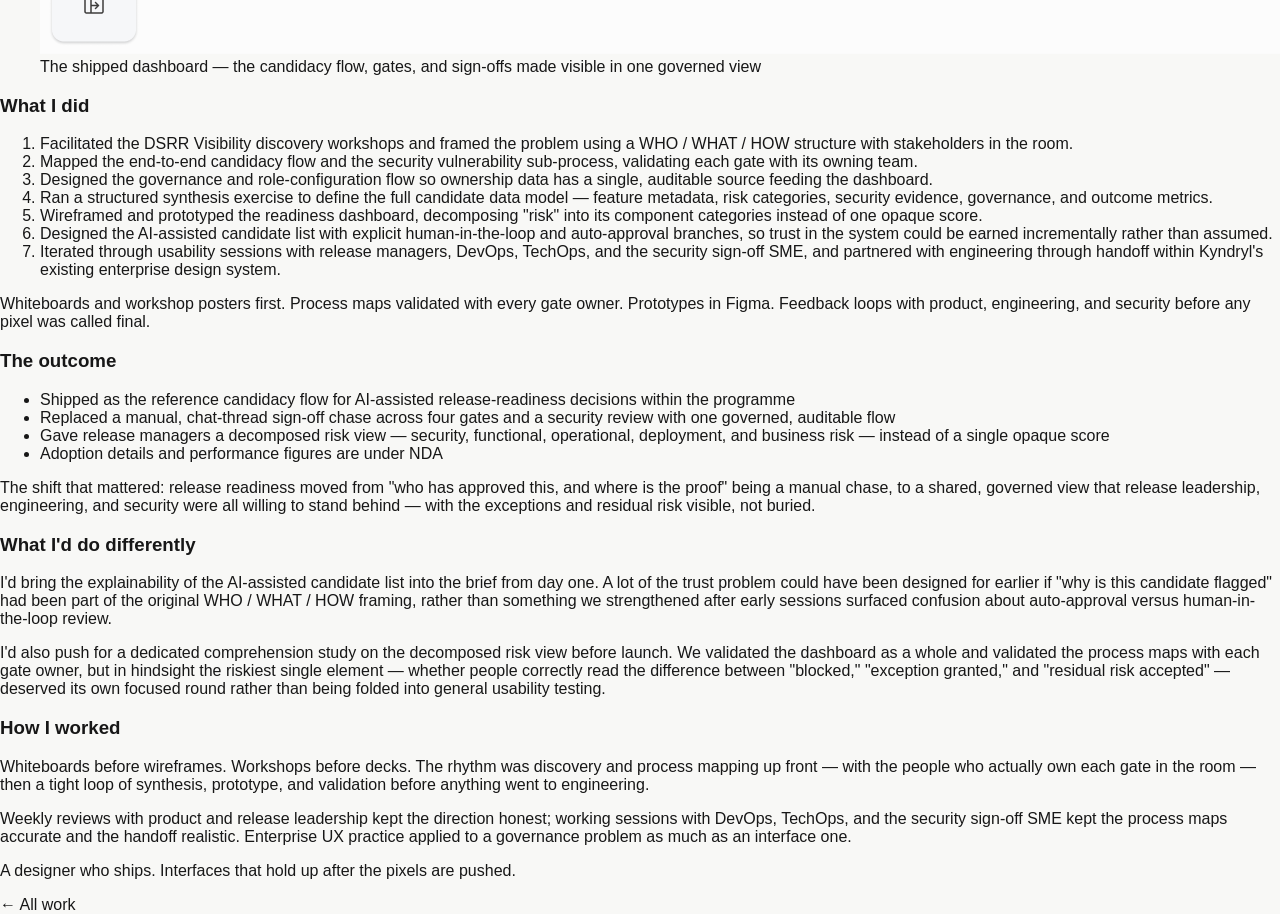
<file: work/dsrr-candidacy-dashboard.html>
<!DOCTYPE html>
<html lang="en">
<head>
<meta charset="UTF-8">
<meta name="viewport" content="width=device-width, initial-scale=1.0">
<title>Intelligent DSRR — AI-Driven Release Readiness | UX Case Study · Gyaneshwar Mule</title>
<meta name="description" content="An AI-assisted release-readiness and candidacy system for enterprise DevSecOps — turning a scattered, manual sign-off chase across chat threads and…">
<meta name="author" content="Gyaneshwar Mule">
<meta name="robots" content="index, follow">
<link rel="canonical" href="https://www.uxgyan.com/work/dsrr-candidacy-dashboard.html">

<!-- Open Graph -->
<meta property="og:type" content="article">
<meta property="og:site_name" content="UX Gyan">
<meta property="og:title" content="Intelligent DSRR — AI-Driven Release Readiness | UX Case Study · Gyaneshwar Mule">
<meta property="og:description" content="An AI-assisted release-readiness and candidacy system for enterprise DevSecOps — turning a scattered, manual sign-off chase across chat threads and…">
<meta property="og:url" content="https://www.uxgyan.com/work/dsrr-candidacy-dashboard.html">
<meta property="og:image" content="https://www.uxgyan.com/assets/seo/og-default.png">
<meta property="og:image:width" content="1200">
<meta property="og:image:height" content="630">
<meta property="og:locale" content="en_IN">

<!-- Twitter -->
<meta name="twitter:card" content="summary_large_image">
<meta name="twitter:title" content="Intelligent DSRR — AI-Driven Release Readiness | UX Case Study · Gyaneshwar Mule">
<meta name="twitter:description" content="An AI-assisted release-readiness and candidacy system for enterprise DevSecOps — turning a scattered, manual sign-off chase across chat threads and…">
<meta name="twitter:image" content="https://www.uxgyan.com/assets/seo/og-default.png">

<link rel="icon" href="/assets/seo/favicon.ico" sizes="any">
<link rel="icon" type="image/png" sizes="32x32" href="/assets/seo/favicon-32.png">
<link rel="icon" type="image/png" sizes="192x192" href="/assets/seo/favicon-192.png">
<link rel="apple-touch-icon" href="/assets/seo/apple-touch-icon.png">

<link rel="preconnect" href="https://fonts.googleapis.com">
<link rel="preconnect" href="https://fonts.gstatic.com" crossorigin>
<link href="https://fonts.googleapis.com/css2?family=Fraunces:ital,opsz,wght@0,9..144,300..600;1,9..144,300..600&family=Instrument+Sans:wght@400;500&family=JetBrains+Mono:wght@400;500&display=swap" rel="stylesheet">
<link rel="stylesheet" href="../styles.css">

<script type="application/ld+json">
{
  "@context": "https://schema.org",
  "@type": "CreativeWork",
  "name": "Intelligent DSRR — AI-Driven Release Readiness",
  "headline": "Intelligent DSRR — AI-Driven Release Readiness",
  "description": "An AI-assisted release-readiness and candidacy system for enterprise DevSecOps — turning a scattered, manual sign-off chase across chat threads and…",
  "url": "https://www.uxgyan.com/work/dsrr-candidacy-dashboard.html",
  "image": "https://www.uxgyan.com/assets/seo/og-default.png",
  "author": {
    "@type": "Person",
    "name": "Gyaneshwar Mule",
    "url": "https://www.uxgyan.com/"
  }
}
</script>
<script type="application/ld+json">
{
  "@context": "https://schema.org",
  "@type": "BreadcrumbList",
  "itemListElement": [
    { "@type": "ListItem", "position": 1, "name": "Home", "item": "https://www.uxgyan.com/" },
    { "@type": "ListItem", "position": 2, "name": "Work", "item": "https://www.uxgyan.com/#work" },
    { "@type": "ListItem", "position": 3, "name": "Intelligent DSRR — AI-Driven Release Readiness", "item": "https://www.uxgyan.com/work/dsrr-candidacy-dashboard.html" }
  ]
}
</script>
</head>
<body>

<nav class="site-nav scrolled">
  <div class="wrap">
    <a class="case-back" href="../index.html#work">← All work</a>
    <a href="../index.html" class="monogram">GM<span class="dot">.</span></a>
  </div>
</nav>

<header class="wrap case-hero">
  <div class="case-label label">Case study · Intelligent DSRR — AI-Driven Release Readiness</div>
  <h1 class="case-h1">Intelligent DSRR</h1>
  <p class="case-deck">An AI-assisted release-readiness and candidacy system for enterprise DevSecOps — turning a scattered, manual sign-off chase across chat threads and spreadsheets into one governed decision flow people could see, trust, and act on.</p>

  <div class="case-hero-visual" style="margin-bottom: 48px; border-radius: 4px; overflow: hidden; border: 1px solid var(--stone);">
    <svg viewBox="0 0 800 280" xmlns="http://www.w3.org/2000/svg" role="img" aria-label="Abstract diagram of four approval gates converging into a release decision" style="width:100%; display:block; background:var(--stone);">
      <circle cx="90" cy="140" r="10" fill="var(--sage)"/>
      <g stroke="var(--fog)" stroke-opacity="0.35" stroke-width="1.2">
        <line x1="100" y1="140" x2="230" y2="52"/>
        <line x1="100" y1="140" x2="230" y2="108"/>
        <line x1="100" y1="140" x2="230" y2="172"/>
        <line x1="100" y1="140" x2="230" y2="228"/>
      </g>
      <g fill="var(--ink)" fill-opacity="0.04" stroke="var(--fog)" stroke-opacity="0.4">
        <rect x="230" y="36" width="150" height="32" rx="5"/>
        <rect x="230" y="92" width="150" height="32" rx="5"/>
        <rect x="230" y="156" width="150" height="32" rx="5"/>
        <rect x="230" y="212" width="150" height="32" rx="5"/>
      </g>
      <text x="243" y="57" font-family="monospace" font-size="11" fill="var(--fog)">Compliance</text>
      <text x="243" y="113" font-family="monospace" font-size="11" fill="var(--fog)">DevOps</text>
      <text x="243" y="177" font-family="monospace" font-size="11" fill="var(--fog)">TechOps</text>
      <text x="243" y="233" font-family="monospace" font-size="11" fill="var(--fog)">Documentation</text>
      <g stroke="var(--fog)" stroke-opacity="0.35" stroke-width="1.2">
        <line x1="380" y1="52" x2="500" y2="140"/>
        <line x1="380" y1="108" x2="500" y2="140"/>
        <line x1="380" y1="172" x2="500" y2="140"/>
        <line x1="380" y1="228" x2="500" y2="140"/>
      </g>
      <polygon points="500,105 545,140 500,175 455,140" fill="var(--sage)" fill-opacity="0.14" stroke="var(--sage)" stroke-width="1.6"/>
      <text x="500" y="145" text-anchor="middle" font-family="monospace" font-size="10" fill="var(--sage)">gates?</text>
      <line x1="545" y1="140" x2="610" y2="140" stroke="var(--sage)" stroke-width="1.6"/>
      <circle cx="646" cy="140" r="34" fill="var(--stone)" stroke="var(--sage)" stroke-width="1.6"/>
      <path d="M630,140 l12,13 l24,-30" fill="none" stroke="var(--sage)" stroke-width="2.5" stroke-linecap="round" stroke-linejoin="round"/>
      <text x="708" y="132" font-family="monospace" font-size="11" fill="var(--fog)">Release</text>
      <text x="708" y="148" font-family="monospace" font-size="11" fill="var(--fog)">decision</text>
      <text x="30" y="268" font-family="monospace" font-size="11" letter-spacing="0.5" fill="var(--fog)" fill-opacity="0.7">THE CANDIDACY FLOW — SCROLL FOR HOW IT WAS BUILT, STEP BY STEP</text>
    </svg>
  </div>

  <div class="metric-strip">
    <div class="metric-block">
      <div class="metric-number">4</div>
      <div class="metric-label">parallel approval gates (Compliance, DevOps, TechOps, Documentation) unified into one candidacy flow</div>
    </div>
    <div class="metric-block">
      <div class="metric-number">AI</div>
      <div class="metric-label">assisted candidacy list-building and readiness assistance, with human-in-the-loop approval throughout</div>
    </div>
    <div class="metric-block">
      <div class="metric-number">Cross-team</div>
      <div class="metric-label">workshops across release management, DevOps, TechOps, and security to design the flow</div>
    </div>
  </div>
</header>

<section class="wrap case-block">
  <h3>Brief</h3>
  <p>Kyndryl's release engineering teams were making go/no-go readiness calls using signals spread across multiple tools, spreadsheets, and Teams threads, with no single, governed view of what "ready" actually meant or who had signed off on what. The business context was DevSecOps at enterprise scale, where a missed or late security sign-off has real downstream cost.</p>
  <p>The users were release managers, DevOps and TechOps leads, and the security sign-off SME who had to make a defensible decision quickly, not dig for it across systems. The ask: design an AI-assisted candidacy and readiness flow — Digital Solution Release Readiness (DSRR) — that made every gate, every approval, and every exception visible in one place.</p>
</section>

<section class="wrap case-block">
  <h3>My role</h3>
  <p class="case-block-title">UX lead for DSRR Visibility, end to end — from the first whiteboard to the shipped candidacy flow.</p>
  <p>I owned the project from problem framing through shipped UX — the person responsible for turning a fragmented, manual sign-off chase into a system a release manager could stand behind in a review, and that a security SME could trust enough to hand off approval authority to.</p>
  <ul>
    <li>Ran and facilitated the discovery workshops that named and scoped "DSRR Visibility" as a problem</li>
    <li>Mapped the existing candidacy process end to end — build, QA, entry gates, security review, sign-off — across release management, DevOps, TechOps, and security</li>
    <li>Defined the WHO / WHAT / HOW framework used to scope candidate entry and exit criteria</li>
    <li>Designed the governance and role-configuration flow that feeds ownership data into the candidacy dashboard</li>
    <li>Wireframed and prototyped the readiness dashboard and its AI-assisted candidate list</li>
    <li>Ran usability sessions and iterated with product and engineering through to handoff</li>
  </ul>
</section>

<section class="wrap case-block">
  <h3>Research &amp; discovery</h3>
  <p>The project started on a whiteboard, not in Figma. I ran a series of solutioning workshops named "DSRR Visibility" with release management, DevOps, TechOps, and security stakeholders in the room, working through what the system needed to solve before sketching a single screen.</p>
  <p>We framed the problem using a WHO / WHAT / HOW structure — who needs visibility (release managers, engineering managers, TPMs), what they need visibility <em>of</em> (candidate entry and exit, sign-off status, exceptions), and how the system should behave (an AI-assisted candidate list with human-in-the-loop approval and auto-approval only where trust had been earned). Role-based access, exception handling, and a maturity-scoring model for candidates came out of these same sessions.</p>
  <div class="case-gallery" data-lightbox-group="dsrr-research">
    <figure>
      <img src="../assets/work/dsrr-research/03-team-discussion.jpg" alt="Cross-functional team discussing the DSRR candidacy process around a laptop" data-caption="Working session with release management and engineering — walking the candidacy process step by step before sketching a solution.">
      <figcaption>Cross-functional working session — release, DevOps, and TechOps</figcaption>
    </figure>
    <figure>
      <img src="../assets/work/dsrr-research/05-solo-whiteboard.jpg" alt="Framing the DSRR Visibility problem on a whiteboard" data-caption="Framing 'DSRR Visibility' on the whiteboard — what the system needed to solve, before any screen existed.">
      <figcaption>Framing the problem: "DSRR Visibility"</figcaption>
    </figure>
    <figure>
      <img src="../assets/work/dsrr-research/04-whiteboard-closeup.jpg" alt="Close-up of the DSRR Visibility whiteboard showing WHO, WHAT, HOW framework and AI candidate list logic" data-caption="The WHO / WHAT / HOW framework, the AI candidate-list logic, and the human-in-the-loop vs. auto-approval branches, worked out live with stakeholders.">
      <figcaption>WHO / WHAT / HOW — scoping candidate entry &amp; exit, AI list logic, RBAC and exception handling</figcaption>
    </figure>
    <figure>
      <img src="../assets/work/dsrr-research/06-canvas-wall.jpg" alt="DSRR Release Intelligence Timeline, Insight Bridge, and Solution Canvas workshop posters with categorized sticky notes" data-caption="The pain points that shaped the brief, sorted live in the workshop: rigor, good UX, bug management, and role understanding — plus the solution canvas we scored options against.">
      <figcaption>Insight Bridge &amp; Solution Canvas — sorting pain points into rigor, UX, bug management, and role-understanding gaps</figcaption>
    </figure>
  </div>
</section>

<section class="wrap case-block">
  <h3>The challenge</h3>
  <p>The workshops surfaced a clear, recurring pattern once the pain points were sorted: sign-off was <strong>manual and interpretive</strong> — approvals arrived in a team chat rather than a system of record. It was <strong>labour-intensive</strong> — someone had to chase four separate gates and a security sign-off by hand for every release candidate. And it was <strong>inconsistent</strong> — different people applying the same criteria differently, with no shared definition of "ready," and exception handling that nobody could point to a defined process for.</p>
  <p>On top of that, trust was the harder problem than layout. Once we introduced AI-assisted candidacy scoring, release managers were effectively being asked to rely on a system-generated signal for decisions that carried real consequences — and different stakeholder groups needed to read that signal differently: engineering wanted the technical detail behind a flag, release leadership wanted a clear, defensible call. The flow had to serve both without becoming two different products.</p>
</section>

<section class="wrap case-block">
  <h3>Mapping the candidacy process</h3>
  <p>Before designing the dashboard, I mapped the actual candidacy flow end to end — from a feature marked ready for dev through to a release decision — so the interface could reflect a process people already recognized, rather than inventing a new one on top of it. The flow moves through build and QA validation, into DSRR entry, through four gates running in parallel (Compliance, DevOps, TechOps, Documentation), into security gate review, and finally to release manager sign-off with AI-driven assistance surfacing the consolidated view.</p>
  <div class="case-gallery case-gallery-wide" data-lightbox-group="dsrr-research">
    <figure>
      <img src="../assets/work/dsrr-research/09-candidacy-flow-b.png" alt="DSRR Candidacy Flow diagram showing the path from feature build through parallel approval gates to release decision" data-caption="The DSRR Candidacy Flow: build, QA and BVT sign-off, entry into DSRR, four parallel gates, security gate review, and release manager sign-off.">
      <figcaption>The DSRR Candidacy Flow — build → QA → four parallel gates → security review → sign-off</figcaption>
    </figure>
    <figure>
      <img src="../assets/work/dsrr-research/01-candidacy-flow-a.png" alt="Earlier working version of the DSRR Candidacy Flow diagram" data-caption="An earlier working pass on the same flow — process mapping went through several iterations as we validated each gate with its owning team.">
      <figcaption>An earlier working pass on the same flow, before it was validated with each gate owner</figcaption>
    </figure>
    <figure>
      <img src="../assets/work/dsrr-research/02-vulnerability-flow.png" alt="Security vulnerability handling sub-process flowchart" data-caption="The security sign-off sub-process: critical and high vulnerabilities route to app owners and security champions, with a defined exception path when a fix can't land before release.">
      <figcaption>Security sign-off sub-process — vulnerability triage, exception justification, and NCI risk tickets</figcaption>
    </figure>
    <figure>
      <img src="../assets/work/dsrr-research/07-governance-userflow.png" alt="Userflow diagram for DSRR governance and user management, detailed and simplified versions" data-caption="The governance flow that feeds ownership data into DSRR: role configuration via Excel upload or manual entry, validated and fed into the decision dashboard and sign-off validation.">
      <figcaption>Governance &amp; user management — how ownership and role data feed the decision dashboard</figcaption>
    </figure>
  </div>
  <p>The security sub-flow mattered more than it looks like it should on paper. Critical or high vulnerabilities don't just block a release outright — they route to app owners and security champions for assessment, and if a fix genuinely can't land before release, there's a defined exception path: developer justification, risk assessment, and if justified, a tracked risk ticket with a required communication to management rather than a silent override. Designing the dashboard meant making that branching status legible at a glance, not just "blocked" or "clear."</p>
  <p>Governance was the quieter but equally load-bearing piece: someone has to own which roles are authorized to approve which gates, and that ownership data — configured via Excel upload or manual entry, validated, and versioned — is what the candidacy dashboard and sign-off validation actually run on. Without a governed source of role and ownership data, an "AI-assisted" approval view is just a faster way to trust the wrong person.</p>
</section>

<section class="wrap case-block">
  <h3>The data model behind the dashboard</h3>
  <p>Once the process was mapped, the harder synthesis work was defining what a "candidate" actually needed to carry — every attribute a release manager, a security SME, or an engineering lead might need to see before they'd trust a decision. I ran this as a structured synthesis exercise across feature metadata, release risk, GitHub traceability, testing evidence, security sign-off, governance, and outcome metrics, grouping roughly two dozen categories into the information architecture the dashboard is actually built on.</p>
  <div class="case-gallery case-gallery-wide" data-lightbox-group="dsrr-research">
    <figure>
      <img src="../assets/work/dsrr-research/08-research-synthesis-grid.png" alt="Research synthesis grid mapping the full DSRR data model: feature metadata, release risk, security signoff, testing types, approval gates, governance, outcome metrics, gaps, and final recommendation" data-caption="The full synthesis: feature metadata and traceability, security sign-off and testing evidence, risk categories, governance and access controls, outcome metrics, known gaps, and the final recommendation with residual risk.">
      <figcaption>Synthesis grid — the information architecture behind candidacy scoring, sign-off, and the final release recommendation</figcaption>
    </figure>
  </div>
  <p>Two groupings from this exercise shaped the dashboard directly. First, risk had to be decomposed rather than shown as one number — security risk, functional risk, operational risk, deployment risk, and business risk each needed their own visibility, rolling up into an overall risk assessment and impact rating a release manager could interrogate rather than just accept. Second, "gaps" and "residual risk" needed to be first-class states in the model, not an afterthought — a release recommendation that hides what it doesn't know isn't one people will trust.</p>
</section>

<section class="wrap case-block">
  <h3>From process map to shipped dashboard</h3>
  <p>With the flow validated and the data model synthesized, the process moved into low-fidelity wireframes and clickable prototypes in Figma — structural layout, information hierarchy, and interaction logic first, visual design second. That wireframing stage lived in Figma working files rather than as standalone exportable artifacts, so it isn't pictured here as its own step — but it's the direct link between the process maps above and the shipped screen below.</p>
  <div class="case-gallery case-gallery-wide" data-lightbox-group="dsrr-research">
    <figure>
      <img src="../assets/work/dsrr-screenshot.png" alt="Intelligent DSRR release-readiness dashboard, final shipped design" data-caption="The shipped candidacy dashboard — every gate, sign-off, and exception from the process maps above, surfaced as one governed view.">
      <figcaption>The shipped dashboard — the candidacy flow, gates, and sign-offs made visible in one governed view</figcaption>
    </figure>
  </div>
</section>

<section class="wrap case-block">
  <h3>What I did</h3>
  <ol>
    <li>Facilitated the DSRR Visibility discovery workshops and framed the problem using a WHO / WHAT / HOW structure with stakeholders in the room.</li>
    <li>Mapped the end-to-end candidacy flow and the security vulnerability sub-process, validating each gate with its owning team.</li>
    <li>Designed the governance and role-configuration flow so ownership data has a single, auditable source feeding the dashboard.</li>
    <li>Ran a structured synthesis exercise to define the full candidate data model — feature metadata, risk categories, security evidence, governance, and outcome metrics.</li>
    <li>Wireframed and prototyped the readiness dashboard, decomposing "risk" into its component categories instead of one opaque score.</li>
    <li>Designed the AI-assisted candidate list with explicit human-in-the-loop and auto-approval branches, so trust in the system could be earned incrementally rather than assumed.</li>
    <li>Iterated through usability sessions with release managers, DevOps, TechOps, and the security sign-off SME, and partnered with engineering through handoff within Kyndryl's existing enterprise design system.</li>
  </ol>
  <p class="fog">Whiteboards and workshop posters first. Process maps validated with every gate owner. Prototypes in Figma. Feedback loops with product, engineering, and security before any pixel was called final.</p>
</section>

<section class="wrap case-block">
  <h3>The outcome</h3>
  <ul>
    <li>Shipped as the reference candidacy flow for AI-assisted release-readiness decisions within the programme</li>
    <li>Replaced a manual, chat-thread sign-off chase across four gates and a security review with one governed, auditable flow</li>
    <li>Gave release managers a decomposed risk view — security, functional, operational, deployment, and business risk — instead of a single opaque score</li>
    <li>Adoption details and performance figures are under NDA</li>
  </ul>
  <p>The shift that mattered: release readiness moved from "who has approved this, and where is the proof" being a manual chase, to a shared, governed view that release leadership, engineering, and security were all willing to stand behind — with the exceptions and residual risk visible, not buried.</p>
</section>

<section class="wrap case-block">
  <h3>What I'd do differently</h3>
  <p>I'd bring the explainability of the AI-assisted candidate list into the brief from day one. A lot of the trust problem could have been designed for earlier if "why is this candidate flagged" had been part of the original WHO / WHAT / HOW framing, rather than something we strengthened after early sessions surfaced confusion about auto-approval versus human-in-the-loop review.</p>
  <p>I'd also push for a dedicated comprehension study on the decomposed risk view before launch. We validated the dashboard as a whole and validated the process maps with each gate owner, but in hindsight the riskiest single element — whether people correctly read the difference between "blocked," "exception granted," and "residual risk accepted" — deserved its own focused round rather than being folded into general usability testing.</p>
</section>

<section class="wrap case-block">
  <h3>How I worked</h3>
  <p>Whiteboards before wireframes. Workshops before decks. The rhythm was discovery and process mapping up front — with the people who actually own each gate in the room — then a tight loop of synthesis, prototype, and validation before anything went to engineering.</p>
  <p>Weekly reviews with product and release leadership kept the direction honest; working sessions with DevOps, TechOps, and the security sign-off SME kept the process maps accurate and the handoff realistic. Enterprise UX practice applied to a governance problem as much as an interface one.</p>
</section>

<div class="wrap case-foot">
  <p class="case-foot-line">A designer who ships. Interfaces that hold up after the pixels are pushed.</p>
  <a class="case-back" href="../index.html#work">← All work</a>
</div>

<script src="../script.js"></script>
</body>
</html>
</file>
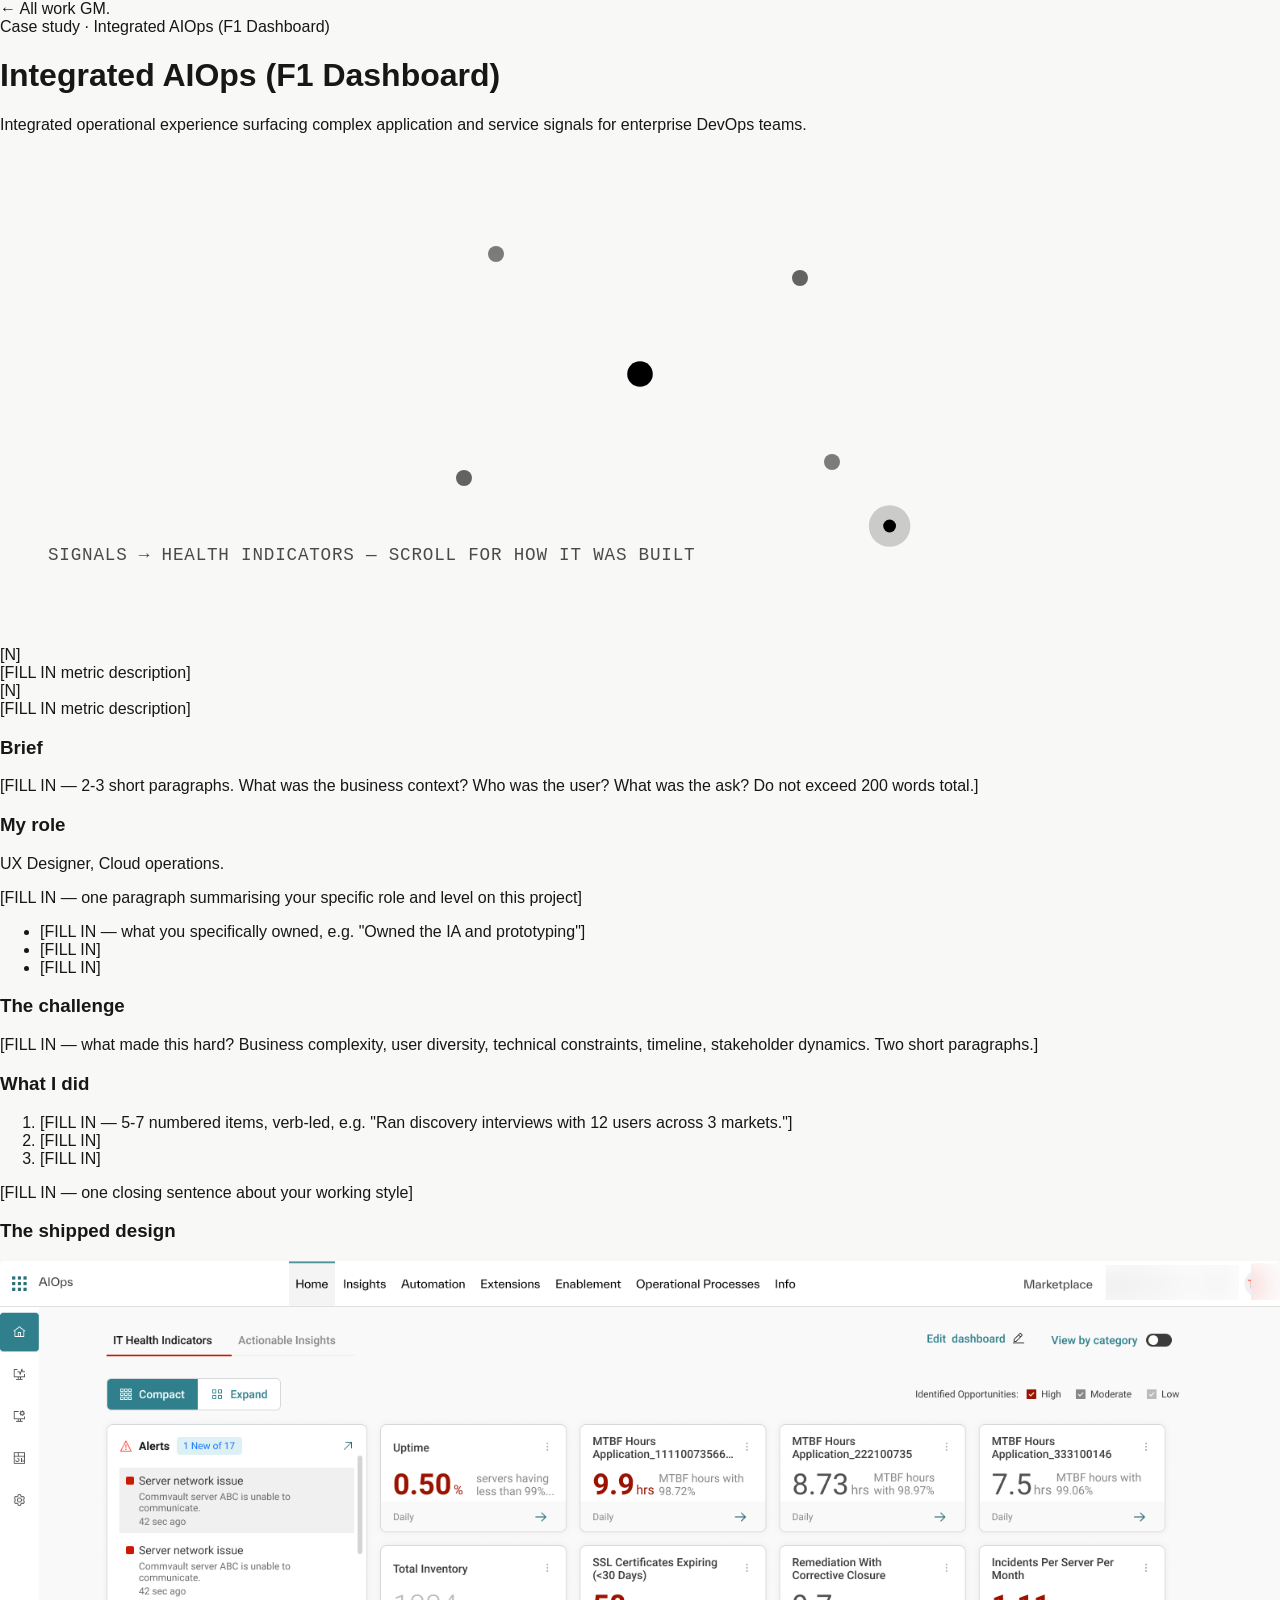
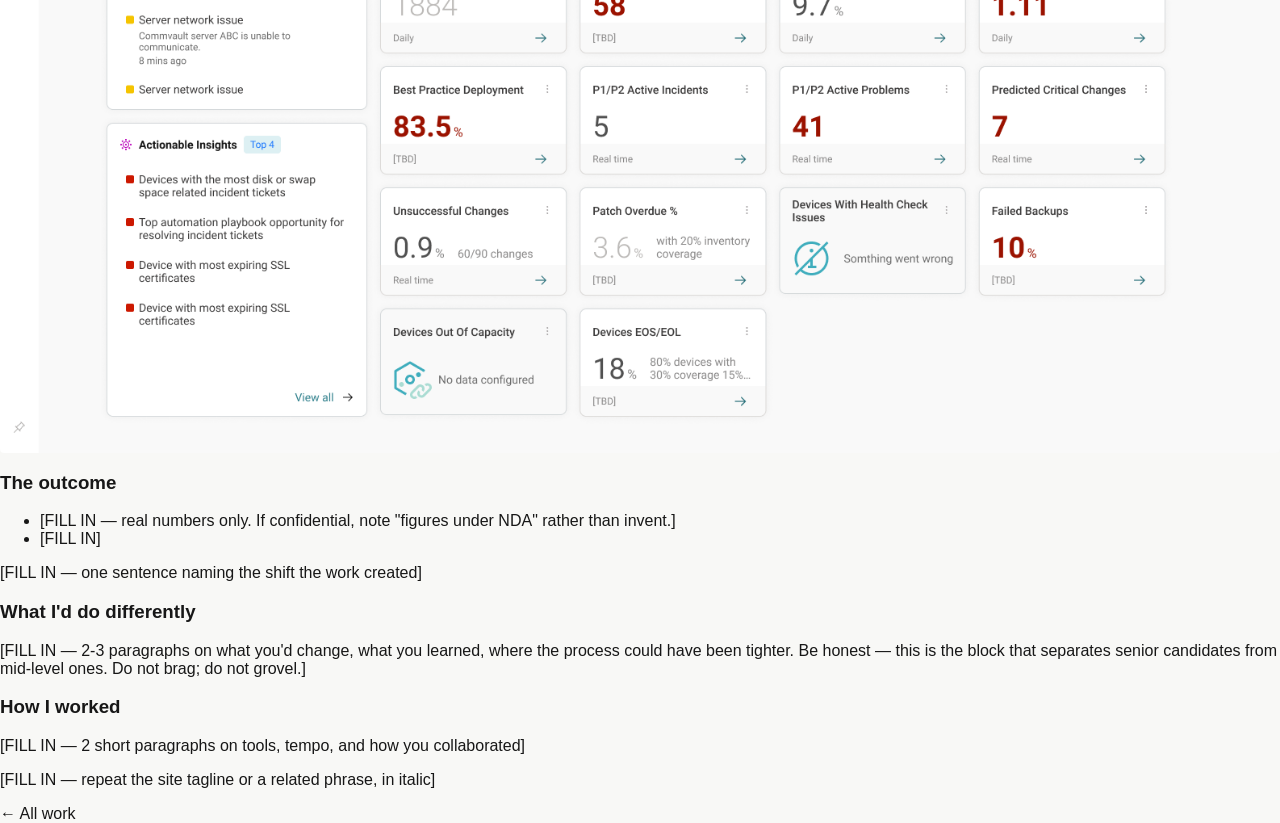
<file: work/integrated-aiops-dashboard.html>
<!DOCTYPE html>
<html lang="en">
<head>
<meta charset="UTF-8">
<meta name="viewport" content="width=device-width, initial-scale=1.0">
<title>Integrated AIOps (F1 Dashboard) | UX Case Study · Gyaneshwar Mule</title>
<meta name="description" content="Integrated operational experience surfacing complex application and service signals for enterprise DevOps teams.">
<meta name="author" content="Gyaneshwar Mule">
<meta name="robots" content="index, follow">
<link rel="canonical" href="https://www.uxgyan.com/work/integrated-aiops-dashboard.html">

<!-- Open Graph -->
<meta property="og:type" content="article">
<meta property="og:site_name" content="UX Gyan">
<meta property="og:title" content="Integrated AIOps (F1 Dashboard) | UX Case Study · Gyaneshwar Mule">
<meta property="og:description" content="Integrated operational experience surfacing complex application and service signals for enterprise DevOps teams.">
<meta property="og:url" content="https://www.uxgyan.com/work/integrated-aiops-dashboard.html">
<meta property="og:image" content="https://www.uxgyan.com/assets/seo/og-default.png">
<meta property="og:image:width" content="1200">
<meta property="og:image:height" content="630">
<meta property="og:locale" content="en_IN">

<!-- Twitter -->
<meta name="twitter:card" content="summary_large_image">
<meta name="twitter:title" content="Integrated AIOps (F1 Dashboard) | UX Case Study · Gyaneshwar Mule">
<meta name="twitter:description" content="Integrated operational experience surfacing complex application and service signals for enterprise DevOps teams.">
<meta name="twitter:image" content="https://www.uxgyan.com/assets/seo/og-default.png">

<link rel="icon" href="/assets/seo/favicon.ico" sizes="any">
<link rel="icon" type="image/png" sizes="32x32" href="/assets/seo/favicon-32.png">
<link rel="icon" type="image/png" sizes="192x192" href="/assets/seo/favicon-192.png">
<link rel="apple-touch-icon" href="/assets/seo/apple-touch-icon.png">

<link rel="preconnect" href="https://fonts.googleapis.com">
<link rel="preconnect" href="https://fonts.gstatic.com" crossorigin>
<link href="https://fonts.googleapis.com/css2?family=Fraunces:ital,opsz,wght@0,9..144,300..600;1,9..144,300..600&family=Instrument+Sans:wght@400;500&family=JetBrains+Mono:wght@400;500&display=swap" rel="stylesheet">
<link rel="stylesheet" href="../styles.css">

<script type="application/ld+json">
{
  "@context": "https://schema.org",
  "@type": "CreativeWork",
  "name": "Integrated AIOps (F1 Dashboard)",
  "headline": "Integrated AIOps (F1 Dashboard)",
  "description": "Integrated operational experience surfacing complex application and service signals for enterprise DevOps teams.",
  "url": "https://www.uxgyan.com/work/integrated-aiops-dashboard.html",
  "image": "https://www.uxgyan.com/assets/seo/og-default.png",
  "author": {
    "@type": "Person",
    "name": "Gyaneshwar Mule",
    "url": "https://www.uxgyan.com/"
  }
}
</script>
<script type="application/ld+json">
{
  "@context": "https://schema.org",
  "@type": "BreadcrumbList",
  "itemListElement": [
    { "@type": "ListItem", "position": 1, "name": "Home", "item": "https://www.uxgyan.com/" },
    { "@type": "ListItem", "position": 2, "name": "Work", "item": "https://www.uxgyan.com/#work" },
    { "@type": "ListItem", "position": 3, "name": "Integrated AIOps (F1 Dashboard)", "item": "https://www.uxgyan.com/work/integrated-aiops-dashboard.html" }
  ]
}
</script>
</head>
<body>

<nav class="site-nav scrolled">
  <div class="wrap">
    <a class="case-back" href="../index.html#work">← All work</a>
    <a href="../index.html" class="monogram">GM<span class="dot">.</span></a>
  </div>
</nav>

<header class="wrap case-hero">
  <div class="case-label label">Case study · Integrated AIOps (F1 Dashboard)</div>
  <h1 class="case-h1">Integrated AIOps (F1 Dashboard)</h1>
  <p class="case-deck">Integrated operational experience surfacing complex application and service signals for enterprise DevOps teams.</p>

  <div class="case-hero-visual" style="margin-bottom: 48px; border-radius: 4px; overflow: hidden; border: 1px solid var(--stone);">
    <svg viewBox="0 0 800 280" xmlns="http://www.w3.org/2000/svg" role="img" aria-label="Abstract diagram of health signals radiating from a central pulse, with one anomaly highlighted" style="width:100%; display:block; background:var(--stone);">
      <circle cx="400" cy="140" r="46" fill="none" stroke="var(--fog)" stroke-opacity="0.3"/>
      <circle cx="400" cy="140" r="82" fill="none" stroke="var(--fog)" stroke-opacity="0.2" stroke-dasharray="3 6"/>
      <circle cx="400" cy="140" r="118" fill="none" stroke="var(--fog)" stroke-opacity="0.12" stroke-dasharray="2 7"/>
      <circle cx="400" cy="140" r="8" fill="var(--sage)"/>
      <circle cx="500" cy="80" r="5" fill="var(--fog)" fill-opacity="0.6"/>
      <circle cx="290" cy="205" r="5" fill="var(--fog)" fill-opacity="0.6"/>
      <circle cx="310" cy="65" r="5" fill="var(--fog)" fill-opacity="0.5"/>
      <circle cx="520" cy="195" r="5" fill="var(--fog)" fill-opacity="0.5"/>
      <line x1="400" y1="140" x2="540" y2="225" stroke="var(--clay)" stroke-opacity="0.7" stroke-dasharray="3 3"/>
      <circle cx="556" cy="235" r="13" fill="var(--clay)" fill-opacity="0.18" stroke="var(--clay)" stroke-width="1.6"/>
      <circle cx="556" cy="235" r="4" fill="var(--clay)"/>
      <text x="30" y="256" font-family="monospace" font-size="11" letter-spacing="0.5" fill="var(--fog)" fill-opacity="0.7">SIGNALS → HEALTH INDICATORS — SCROLL FOR HOW IT WAS BUILT</text>
    </svg>
  </div>

  <!-- Metric strip: only include if you have REAL metrics. Delete this block entirely if not. -->
  <div class="metric-strip">
    <div class="metric-block">
      <div class="metric-number">[N]</div>
      <div class="metric-label">[FILL IN metric description]</div>
    </div>
    <div class="metric-block">
      <div class="metric-number">[N]</div>
      <div class="metric-label">[FILL IN metric description]</div>
    </div>
  </div>
</header>

<section class="wrap case-block">
  <h3>Brief</h3>
  <p>[FILL IN — 2-3 short paragraphs. What was the business context? Who was the user? What was the ask? Do not exceed 200 words total.]</p>
</section>

<section class="wrap case-block">
  <h3>My role</h3>
  <p class="case-block-title">UX Designer, Cloud operations.</p>
  <p>[FILL IN — one paragraph summarising your specific role and level on this project]</p>
  <ul>
    <li>[FILL IN — what you specifically owned, e.g. "Owned the IA and prototyping"]</li>
    <li>[FILL IN]</li>
    <li>[FILL IN]</li>
  </ul>
</section>

<section class="wrap case-block">
  <h3>The challenge</h3>
  <p>[FILL IN — what made this hard? Business complexity, user diversity, technical constraints, timeline, stakeholder dynamics. Two short paragraphs.]</p>
</section>

<section class="wrap case-block">
  <h3>What I did</h3>
  <ol>
    <li>[FILL IN — 5-7 numbered items, verb-led, e.g. "Ran discovery interviews with 12 users across 3 markets."]</li>
    <li>[FILL IN]</li>
    <li>[FILL IN]</li>
  </ol>
  <p class="fog">[FILL IN — one closing sentence about your working style]</p>
</section>

<section class="wrap case-block">
  <h3>The shipped design</h3>
  <div class="case-hero-visual" style="border-radius: 4px; overflow: hidden; border: 1px solid var(--stone);"><img src="../assets/work/aiops-screenshot.png" alt="Integrated AIOps IT Health Indicators dashboard, final shipped design" style="width:100%; display:block;"></div>
</section>

<section class="wrap case-block">
  <h3>The outcome</h3>
  <ul>
    <li>[FILL IN — real numbers only. If confidential, note "figures under NDA" rather than invent.]</li>
    <li>[FILL IN]</li>
  </ul>
  <p>[FILL IN — one sentence naming the shift the work created]</p>
</section>

<section class="wrap case-block">
  <h3>What I'd do differently</h3>
  <p>[FILL IN — 2-3 paragraphs on what you'd change, what you learned, where the process could have been tighter. Be honest — this is the block that separates senior candidates from mid-level ones. Do not brag; do not grovel.]</p>
</section>

<section class="wrap case-block">
  <h3>How I worked</h3>
  <p>[FILL IN — 2 short paragraphs on tools, tempo, and how you collaborated]</p>
</section>

<div class="wrap case-foot">
  <p class="case-foot-line">[FILL IN — repeat the site tagline or a related phrase, in italic]</p>
  <a class="case-back" href="../index.html#work">← All work</a>
</div>

</body>
</html>
</file>
<file: styles.css>
:root{--paper:#f8f8f6;--ink:#171717;--muted:#777873;--line:#e6e6e1;--blue:#365cf5;--green:#299b65;--max:1440px}
*{box-sizing:border-box}html{scroll-behavior:smooth}body{margin:0;background:var(--paper);color:var(--ink);font-family:Inter,Arial,sans-serif;-webkit-font-smoothing:antialiased}a{color:inherit;text-decoration:none}
.site-header{height:86px;max-width:var(--max);margin:auto;padding:0 64px;display:flex;align-items:center;justify-content:space-between;border-bottom:1px solid var(--line)}.brand{font-size:25px;letter-spacing:-1.5px;font-weight:700}.brand span{color:var(--blue)}.nav{display:flex;gap:34px;align-items:center;font-size:13px;font-weight:500}.nav a,.footer a{transition:color .2s}.nav a:hover,.footer a:hover{color:var(--blue)}.menu-toggle{display:none;border:0;background:none;font:inherit}
.hero{max-width:var(--max);margin:auto;padding:104px 64px 104px}.availability{display:inline-flex;align-items:center;gap:9px;font-size:11px;font-weight:600;letter-spacing:.08em;color:#28794f;margin-bottom:32px}.availability-dot{width:8px;height:8px;border-radius:50%;background:var(--green);box-shadow:0 0 0 4px #299b6518}.eyebrow{font-size:11px;letter-spacing:.12em;font-weight:600;color:var(--muted);margin:0 0 22px}.hero h1{font-size:clamp(46px,6.25vw,86px);line-height:1.055;letter-spacing:-.075em;font-weight:500;max-width:1120px;margin:0}.intro{font-size:18px;line-height:1.7;color:#666761;max-width:760px;margin:34px 0 24px}.expertise{display:flex;flex-wrap:wrap;gap:9px;margin:0 0 32px}.expertise span{font-size:11px;padding:9px 13px;border:1px solid #deded8;border-radius:99px;color:#55564f}.text-link{font-size:13px;font-weight:600;border-bottom:1px solid var(--ink);padding-bottom:7px;display:inline-flex;gap:18px;transition:gap .2s}.text-link:hover{gap:25px}
.work-section{max-width:var(--max);margin:auto;padding:28px 64px 112px}.section-heading{display:flex;justify-content:space-between;align-items:end;margin-bottom:34px}.section-heading .eyebrow{margin-bottom:12px}.section-heading h2{font-size:clamp(27px,3vw,40px);letter-spacing:-.055em;font-weight:500;margin:0}.project-count{font-size:10px;letter-spacing:.1em;color:var(--muted);margin:0 0 5px}.project-count span{padding:0 7px}.project-grid{display:grid;grid-template-columns:repeat(2,minmax(0,1fr));gap:52px 24px}.project-card{display:block;min-width:0}.project-art{aspect-ratio:5/4;border-radius:4px;overflow:hidden;position:relative;display:flex;align-items:center;justify-content:center;transition:transform .45s cubic-bezier(.2,.7,.2,1)}.project-card:hover .project-art{transform:scale(1.012)}.card-meta{font-size:10px;letter-spacing:.09em;color:var(--muted);display:flex;justify-content:space-between;margin:19px 0 10px}.card-arrow{font-size:17px;color:var(--ink);transition:transform .2s}.project-card:hover .card-arrow{transform:translate(3px,-3px)}.project-card h3{font-size:21px;letter-spacing:-.045em;font-weight:500;margin:0 0 8px}.project-card p{font-size:13px;line-height:1.6;color:var(--muted);margin:0;max-width:490px}
.art-aiops{background:linear-gradient(135deg,#dce3e4,#cbd6d6)}.mock-window{width:76%;height:67%;background:#172428;border:7px solid #f5f6f2;border-radius:9px;box-shadow:0 24px 50px #26383c35;overflow:hidden;color:#dce7e7}.mock-top{height:20px;background:#27383b;display:flex;align-items:center;gap:4px;padding:0 9px}.mock-top i{width:4px;height:4px;background:#829395;border-radius:50%}.mock-top span{font-size:6px;letter-spacing:.12em;margin-left:8px;color:#a8b7b7}.mock-body{display:flex;height:calc(100% - 20px)}.mock-side{width:14%;background:#203235;border-right:1px solid #405255}.mock-content{padding:14px;width:86%}.mock-kpis{display:flex;gap:8px}.mock-kpis b{height:34px;flex:1;background:#31474a;border-radius:3px}.mock-chart{height:48%;margin-top:12px;border-bottom:1px solid #607477;display:flex;align-items:end;gap:5px;padding:0 8px}.mock-chart span{flex:1;background:#80b8a5;border-radius:2px 2px 0 0;height:45%}.mock-chart span:nth-child(2n){height:70%}.mock-chart span:nth-child(3n){height:32%}.mock-lines{margin-top:12px}.mock-lines i{display:block;height:4px;background:#3a5053;margin:6px 0;width:90%}.mock-lines i:nth-child(2){width:70%}.mock-lines i:nth-child(3){width:82%}
.art-uber{background:#e8e3db}.phone{position:absolute;width:29%;height:77%;background:#f8f8f5;border:5px solid #272927;border-radius:24px;box-shadow:0 18px 35px #31302b32;overflow:hidden}.phone-one{left:22%;transform:rotate(-7deg)}.phone-two{right:21%;transform:rotate(7deg);background:#f7f7f4}.phone-notch{height:11px;width:38%;background:#272927;border-radius:0 0 8px 8px;margin:0 auto}.map-lines{position:absolute;inset:17% 0 25%;background:linear-gradient(28deg,transparent 44%,#c6d2c6 45%,#c6d2c6 47%,transparent 48%),linear-gradient(115deg,transparent 43%,#d1d6ce 44%,#d1d6ce 46%,transparent 47%),linear-gradient(165deg,transparent 57%,#d1d6ce 58%,#d1d6ce 60%,transparent 61%)}.map-pin{position:absolute;top:42%;left:51%;width:13px;height:13px;background:var(--blue);border:3px solid white;border-radius:50%;box-shadow:0 0 0 5px #365cf52b}.phone-sheet{position:absolute;bottom:0;background:white;border-radius:12px 12px 0 0;padding:13px 9px;width:100%;font-size:9px}.phone-sheet i{display:block;height:13px;background:#f0f0ed;border-radius:3px;margin-top:7px}.ride-card{padding:20px 10px 0;font-size:9px}.ride-card span{display:block;background:#e9eae6;height:13px;border-radius:3px;margin-top:10px}.ride-card span:nth-of-type(2){width:75%}.ride-card span:nth-of-type(3){width:55%}.ride-route{position:absolute;bottom:12%;left:22%;width:56%;height:30%;border-left:2px solid var(--blue);border-bottom:2px solid var(--blue);border-radius:0 0 0 20px}
.art-ai{background:linear-gradient(135deg,#e4e0f1,#cfc9e4)}.ai-panel{background:#fcfbff;width:72%;height:68%;border-radius:10px;box-shadow:0 24px 50px #40365d25;padding:17px 20px;color:#272438}.ai-panel-head{display:flex;align-items:center;gap:8px;font-size:9px}.ai-panel-head small{margin-left:auto;color:#aaa}.spark{color:#775ed6;font-size:20px}.ai-message{font-size:15px;letter-spacing:-.04em;margin:21px 0 14px}.ai-task{height:31px;border:1px solid #eceaf3;border-radius:5px;margin:7px 0;display:flex;align-items:center;padding:0 9px;gap:8px;font-size:8px}.ai-task span{color:#9894a7}.ai-task i{margin-left:auto;color:#52a47d;font-style:normal}.ai-input{border:1px solid #e8e5ef;border-radius:6px;margin-top:15px;padding:9px;font-size:8px;color:#aaa}.ai-input span{float:right;background:#6f58cc;color:white;border-radius:4px;padding:2px 5px;margin-top:-3px}
.art-system{background:#e8e9e5}.system-board{background:#fcfcfa;width:76%;height:69%;border:1px solid #d9dbd5;border-radius:7px;padding:16px;box-shadow:0 18px 38px #343b3020}.system-label{font-size:7px;letter-spacing:.12em;color:#81857d;margin-bottom:15px}.system-colors{display:flex;gap:7px;margin-bottom:15px}.system-colors i{height:22px;flex:1;border-radius:3px;background:#253a48}.system-colors i:nth-child(2){background:#365cf5}.system-colors i:nth-child(3){background:#c6d4c6}.system-colors i:nth-child(4){background:#e4b68a}.system-colors i:nth-child(5){background:#edece7;border:1px solid #ddd}.system-buttons{display:flex;gap:8px}.system-buttons b{font-size:7px;font-weight:500;border-radius:4px;background:#365cf5;color:white;padding:9px 12px}.system-buttons b+b{background:#f4f4f0;color:#45463f;border:1px solid #ddd}.system-fields{display:flex;gap:8px;margin-top:12px}.system-fields i{height:22px;border:1px solid #ddd;border-radius:3px;flex:1}.system-type{display:flex;align-items:center;gap:12px;margin-top:12px;color:#777;font-size:8px}.system-type strong{font-size:23px;color:#272727;letter-spacing:-.08em}
.site-footer{border-top:1px solid var(--line);max-width:var(--max);margin:auto;padding:35px 64px 28px;display:grid;grid-template-columns:1fr 1fr 1fr;align-items:center;gap:14px}.site-footer p,.site-footer small{font-size:11px;color:var(--muted);margin:0}.site-footer>div{display:flex;justify-content:flex-end;gap:20px;font-size:11px}.site-footer small{grid-column:1/-1;margin-top:12px}
@media(max-width:760px){.site-header{height:70px;padding:0 20px}.menu-toggle{display:block;font-size:12px;padding:10px 0}.nav{display:none;position:absolute;z-index:5;top:70px;left:0;right:0;padding:20px;background:var(--paper);border-bottom:1px solid var(--line);flex-direction:column;align-items:flex-start;gap:20px}.nav.is-open{display:flex}.hero{padding:68px 20px 72px}.availability{margin-bottom:25px}.hero h1{font-size:clamp(40px,10.8vw,58px);letter-spacing:-.07em}.intro{font-size:16px;margin-top:25px}.work-section{padding:15px 20px 76px}.section-heading{align-items:flex-start;gap:15px;flex-direction:column}.project-grid{grid-template-columns:1fr;gap:38px}.project-card h3{font-size:19px}.site-footer{padding:28px 20px;grid-template-columns:1fr 1fr}.site-footer p{grid-column:1/-1;grid-row:2}.site-footer>div{grid-column:2;grid-row:1}.site-footer small{grid-column:1/-1}}
@media(prefers-reduced-motion:reduce){html{scroll-behavior:auto}*,*::before,*::after{transition:none!important;animation:none!important}}
</file>
